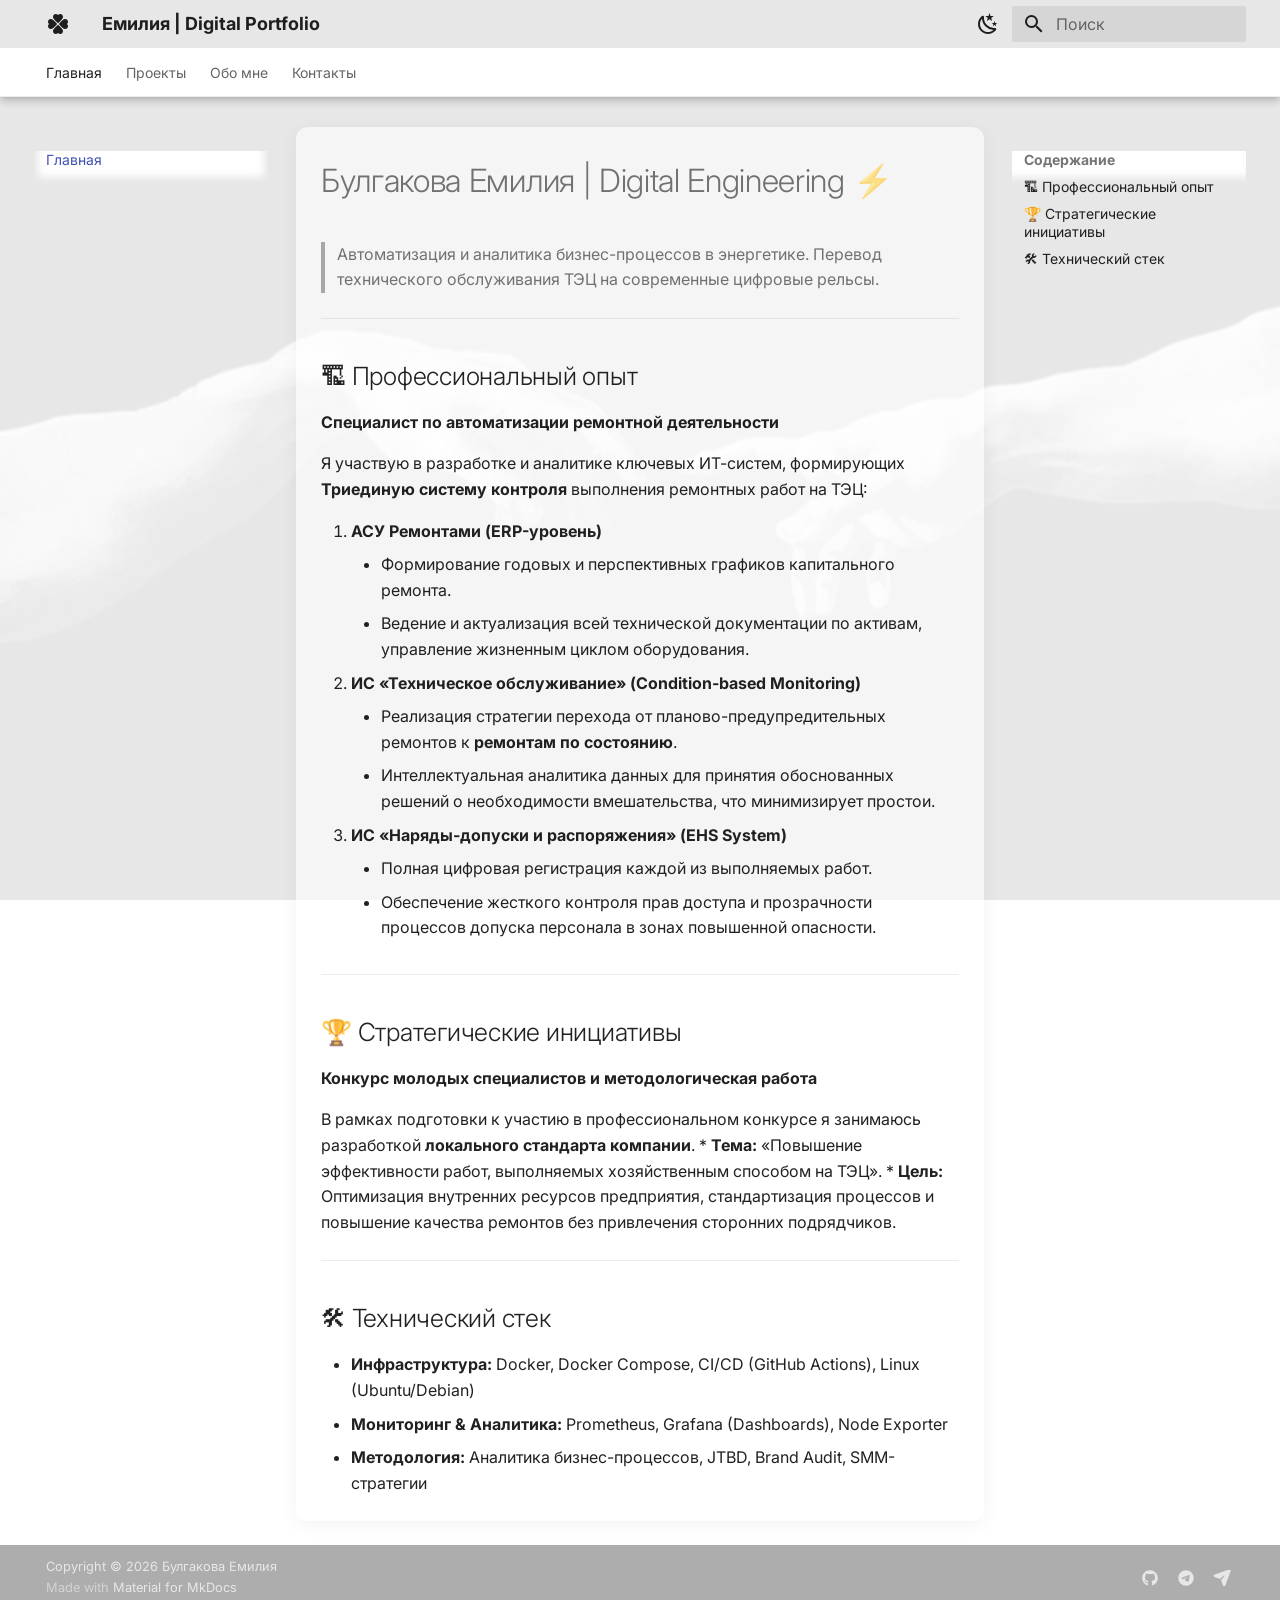
<file: index.html>
<!doctype html>
<html lang="ru" class="no-js">
  <head>
    
      <meta charset="utf-8">
      <meta name="viewport" content="width=device-width,initial-scale=1">
      
      
        <meta name="author" content="Емилия">
      
      
      
      
        <link rel="next" href="projects/">
      
      
        
      
      
      <link rel="icon" href="assets/images/favicon.png">
      <meta name="generator" content="mkdocs-1.6.1, mkdocs-material-9.7.5">
    
    
      
        <title>Емилия | Digital Portfolio</title>
      
    
    
      <link rel="stylesheet" href="assets/stylesheets/main.484c7ddc.min.css">
      
        
        <link rel="stylesheet" href="assets/stylesheets/palette.ab4e12ef.min.css">
      
      


    
    
      
    
    
      
        
        
        <link rel="preconnect" href="https://fonts.gstatic.com" crossorigin>
        <link rel="stylesheet" href="https://fonts.googleapis.com/css?family=Inter:300,300i,400,400i,700,700i%7CRoboto+Mono:400,400i,700,700i&display=fallback">
        <style>:root{--md-text-font:"Inter";--md-code-font:"Roboto Mono"}</style>
      
    
    
      <link rel="stylesheet" href="stylesheets/extra.css">
    
    <script>__md_scope=new URL(".",location),__md_hash=e=>[...e].reduce(((e,_)=>(e<<5)-e+_.charCodeAt(0)),0),__md_get=(e,_=localStorage,t=__md_scope)=>JSON.parse(_.getItem(t.pathname+"."+e)),__md_set=(e,_,t=localStorage,a=__md_scope)=>{try{t.setItem(a.pathname+"."+e,JSON.stringify(_))}catch(e){}}</script>
    
      

    
    
  </head>
  
  
    
    
      
    
    
    
    
    <body dir="ltr" data-md-color-scheme="default" data-md-color-primary="white" data-md-color-accent="indigo">
  
    
    <input class="md-toggle" data-md-toggle="drawer" type="checkbox" id="__drawer" autocomplete="off">
    <input class="md-toggle" data-md-toggle="search" type="checkbox" id="__search" autocomplete="off">
    <label class="md-overlay" for="__drawer"></label>
    <div data-md-component="skip">
      
        
        <a href="#digital-engineering" class="md-skip">
          Перейти к содержанию
        </a>
      
    </div>
    <div data-md-component="announce">
      
    </div>
    
    
      

  

<header class="md-header md-header--shadow md-header--lifted" data-md-component="header">
  <nav class="md-header__inner md-grid" aria-label="Верхний колонтитул">
    <a href="." title="Емилия | Digital Portfolio" class="md-header__button md-logo" aria-label="Емилия | Digital Portfolio" data-md-component="logo">
      
  
  <svg xmlns="http://www.w3.org/2000/svg" viewBox="0 0 24 24"><path d="M12 11.18c3.3-3 5-4.54 5-6.49C17 3.19 15.75 2 14.25 2c-.86 0-1.68.36-2.25 1-.57-.64-1.39-1-2.31-1C8.19 2 7 3.25 7 4.75c0 1.89 1.7 3.43 5 6.43m-.82.82c-3-3.3-4.54-5-6.49-5C3.19 7 2 8.25 2 9.75c0 .86.36 1.68 1 2.25-.64.57-1 1.39-1 2.31C2 15.81 3.25 17 4.75 17c1.89 0 3.43-1.7 6.43-5m1.65 0c2.99 3.3 4.53 5 6.48 5 1.5 0 2.69-1.25 2.69-2.75 0-.86-.36-1.68-1-2.25.64-.57 1-1.39 1-2.31C22 8.19 20.75 7 19.25 7c-1.89 0-3.43 1.7-6.42 5m-.83.82c-3.3 3-5 4.54-5 6.49C7 20.81 8.25 22 9.75 22c.86 0 1.68-.36 2.25-1 .57.64 1.39 1 2.31 1 1.5 0 2.69-1.25 2.69-2.75 0-1.89-1.7-3.43-5-6.43"/></svg>

    </a>
    <label class="md-header__button md-icon" for="__drawer">
      
      <svg xmlns="http://www.w3.org/2000/svg" viewBox="0 0 24 24"><path d="M3 6h18v2H3zm0 5h18v2H3zm0 5h18v2H3z"/></svg>
    </label>
    <div class="md-header__title" data-md-component="header-title">
      <div class="md-header__ellipsis">
        <div class="md-header__topic">
          <span class="md-ellipsis">
            Емилия | Digital Portfolio
          </span>
        </div>
        <div class="md-header__topic" data-md-component="header-topic">
          <span class="md-ellipsis">
            
              Главная
            
          </span>
        </div>
      </div>
    </div>
    
      
        <form class="md-header__option" data-md-component="palette">
  
    
    
    
    <input class="md-option" data-md-color-media="" data-md-color-scheme="default" data-md-color-primary="white" data-md-color-accent="indigo"  aria-label="Ночной режим"  type="radio" name="__palette" id="__palette_0">
    
      <label class="md-header__button md-icon" title="Ночной режим" for="__palette_1" hidden>
        <svg xmlns="http://www.w3.org/2000/svg" viewBox="0 0 24 24"><path d="m17.75 4.09-2.53 1.94.91 3.06-2.63-1.81-2.63 1.81.91-3.06-2.53-1.94L12.44 4l1.06-3 1.06 3zm3.5 6.91-1.64 1.25.59 1.98-1.7-1.17-1.7 1.17.59-1.98L15.75 11l2.06-.05L18.5 9l.69 1.95zm-2.28 4.95c.83-.08 1.72 1.1 1.19 1.85-.32.45-.66.87-1.08 1.27C15.17 23 8.84 23 4.94 19.07c-3.91-3.9-3.91-10.24 0-14.14.4-.4.82-.76 1.27-1.08.75-.53 1.93.36 1.85 1.19-.27 2.86.69 5.83 2.89 8.02a9.96 9.96 0 0 0 8.02 2.89m-1.64 2.02a12.08 12.08 0 0 1-7.8-3.47c-2.17-2.19-3.33-5-3.49-7.82-2.81 3.14-2.7 7.96.31 10.98 3.02 3.01 7.84 3.12 10.98.31"/></svg>
      </label>
    
  
    
    
    
    <input class="md-option" data-md-color-media="" data-md-color-scheme="slate" data-md-color-primary="black" data-md-color-accent="light-blue"  aria-label="Дневной режим"  type="radio" name="__palette" id="__palette_1">
    
      <label class="md-header__button md-icon" title="Дневной режим" for="__palette_0" hidden>
        <svg xmlns="http://www.w3.org/2000/svg" viewBox="0 0 24 24"><path d="M12 7a5 5 0 0 1 5 5 5 5 0 0 1-5 5 5 5 0 0 1-5-5 5 5 0 0 1 5-5m0 2a3 3 0 0 0-3 3 3 3 0 0 0 3 3 3 3 0 0 0 3-3 3 3 0 0 0-3-3m0-7 2.39 3.42C13.65 5.15 12.84 5 12 5s-1.65.15-2.39.42zM3.34 7l4.16-.35A7.2 7.2 0 0 0 5.94 8.5c-.44.74-.69 1.5-.83 2.29zm.02 10 1.76-3.77a7.131 7.131 0 0 0 2.38 4.14zM20.65 7l-1.77 3.79a7.02 7.02 0 0 0-2.38-4.15zm-.01 10-4.14.36c.59-.51 1.12-1.14 1.54-1.86.42-.73.69-1.5.83-2.29zM12 22l-2.41-3.44c.74.27 1.55.44 2.41.44.82 0 1.63-.17 2.37-.44z"/></svg>
      </label>
    
  
</form>
      
    
    
      <script>var palette=__md_get("__palette");if(palette&&palette.color){if("(prefers-color-scheme)"===palette.color.media){var media=matchMedia("(prefers-color-scheme: light)"),input=document.querySelector(media.matches?"[data-md-color-media='(prefers-color-scheme: light)']":"[data-md-color-media='(prefers-color-scheme: dark)']");palette.color.media=input.getAttribute("data-md-color-media"),palette.color.scheme=input.getAttribute("data-md-color-scheme"),palette.color.primary=input.getAttribute("data-md-color-primary"),palette.color.accent=input.getAttribute("data-md-color-accent")}for(var[key,value]of Object.entries(palette.color))document.body.setAttribute("data-md-color-"+key,value)}</script>
    
    
    
      
      
        <label class="md-header__button md-icon" for="__search">
          
          <svg xmlns="http://www.w3.org/2000/svg" viewBox="0 0 24 24"><path d="M9.5 3A6.5 6.5 0 0 1 16 9.5c0 1.61-.59 3.09-1.56 4.23l.27.27h.79l5 5-1.5 1.5-5-5v-.79l-.27-.27A6.52 6.52 0 0 1 9.5 16 6.5 6.5 0 0 1 3 9.5 6.5 6.5 0 0 1 9.5 3m0 2C7 5 5 7 5 9.5S7 14 9.5 14 14 12 14 9.5 12 5 9.5 5"/></svg>
        </label>
        <div class="md-search" data-md-component="search" role="dialog">
  <label class="md-search__overlay" for="__search"></label>
  <div class="md-search__inner" role="search">
    <form class="md-search__form" name="search">
      <input type="text" class="md-search__input" name="query" aria-label="Поиск" placeholder="Поиск" autocapitalize="off" autocorrect="off" autocomplete="off" spellcheck="false" data-md-component="search-query" required>
      <label class="md-search__icon md-icon" for="__search">
        
        <svg xmlns="http://www.w3.org/2000/svg" viewBox="0 0 24 24"><path d="M9.5 3A6.5 6.5 0 0 1 16 9.5c0 1.61-.59 3.09-1.56 4.23l.27.27h.79l5 5-1.5 1.5-5-5v-.79l-.27-.27A6.52 6.52 0 0 1 9.5 16 6.5 6.5 0 0 1 3 9.5 6.5 6.5 0 0 1 9.5 3m0 2C7 5 5 7 5 9.5S7 14 9.5 14 14 12 14 9.5 12 5 9.5 5"/></svg>
        
        <svg xmlns="http://www.w3.org/2000/svg" viewBox="0 0 24 24"><path d="M20 11v2H8l5.5 5.5-1.42 1.42L4.16 12l7.92-7.92L13.5 5.5 8 11z"/></svg>
      </label>
      <nav class="md-search__options" aria-label="Поиск">
        
          <a href="javascript:void(0)" class="md-search__icon md-icon" title="Поделиться" aria-label="Поделиться" data-clipboard data-clipboard-text="" data-md-component="search-share" tabindex="-1">
            
            <svg xmlns="http://www.w3.org/2000/svg" viewBox="0 0 24 24"><path d="M18 16.08c-.76 0-1.44.3-1.96.77L8.91 12.7c.05-.23.09-.46.09-.7s-.04-.47-.09-.7l7.05-4.11c.54.5 1.25.81 2.04.81a3 3 0 0 0 3-3 3 3 0 0 0-3-3 3 3 0 0 0-3 3c0 .24.04.47.09.7L8.04 9.81C7.5 9.31 6.79 9 6 9a3 3 0 0 0-3 3 3 3 0 0 0 3 3c.79 0 1.5-.31 2.04-.81l7.12 4.15c-.05.21-.08.43-.08.66 0 1.61 1.31 2.91 2.92 2.91s2.92-1.3 2.92-2.91A2.92 2.92 0 0 0 18 16.08"/></svg>
          </a>
        
        <button type="reset" class="md-search__icon md-icon" title="Очистить" aria-label="Очистить" tabindex="-1">
          
          <svg xmlns="http://www.w3.org/2000/svg" viewBox="0 0 24 24"><path d="M19 6.41 17.59 5 12 10.59 6.41 5 5 6.41 10.59 12 5 17.59 6.41 19 12 13.41 17.59 19 19 17.59 13.41 12z"/></svg>
        </button>
      </nav>
      
        <div class="md-search__suggest" data-md-component="search-suggest"></div>
      
    </form>
    <div class="md-search__output">
      <div class="md-search__scrollwrap" tabindex="0" data-md-scrollfix>
        <div class="md-search-result" data-md-component="search-result">
          <div class="md-search-result__meta">
            Инициализация поиска
          </div>
          <ol class="md-search-result__list" role="presentation"></ol>
        </div>
      </div>
    </div>
  </div>
</div>
      
    
    
  </nav>
  
    
      
<nav class="md-tabs" aria-label="Вкладки" data-md-component="tabs">
  <div class="md-grid">
    <ul class="md-tabs__list">
      
        
  
  
  
    
  
  
    <li class="md-tabs__item md-tabs__item--active">
      <a href="." class="md-tabs__link">
        
  
  
    
  
  Главная

      </a>
    </li>
  

      
        
  
  
  
  
    <li class="md-tabs__item">
      <a href="projects/" class="md-tabs__link">
        
  
  
    
  
  Проекты

      </a>
    </li>
  

      
        
  
  
  
  
    <li class="md-tabs__item">
      <a href="about/" class="md-tabs__link">
        
  
  
    
  
  Обо мне

      </a>
    </li>
  

      
        
  
  
  
  
    <li class="md-tabs__item">
      <a href="contacts/" class="md-tabs__link">
        
  
  
    
  
  Контакты

      </a>
    </li>
  

      
    </ul>
  </div>
</nav>
    
  
</header>
    
    <div class="md-container" data-md-component="container">
      
      
        
      
      <main class="md-main" data-md-component="main">
        <div class="md-main__inner md-grid">
          
            
              
              <div class="md-sidebar md-sidebar--primary" data-md-component="sidebar" data-md-type="navigation" >
                <div class="md-sidebar__scrollwrap">
                  <div class="md-sidebar__inner">
                    


  


<nav class="md-nav md-nav--primary md-nav--lifted" aria-label="Навигация" data-md-level="0">
  <label class="md-nav__title" for="__drawer">
    <a href="." title="Емилия | Digital Portfolio" class="md-nav__button md-logo" aria-label="Емилия | Digital Portfolio" data-md-component="logo">
      
  
  <svg xmlns="http://www.w3.org/2000/svg" viewBox="0 0 24 24"><path d="M12 11.18c3.3-3 5-4.54 5-6.49C17 3.19 15.75 2 14.25 2c-.86 0-1.68.36-2.25 1-.57-.64-1.39-1-2.31-1C8.19 2 7 3.25 7 4.75c0 1.89 1.7 3.43 5 6.43m-.82.82c-3-3.3-4.54-5-6.49-5C3.19 7 2 8.25 2 9.75c0 .86.36 1.68 1 2.25-.64.57-1 1.39-1 2.31C2 15.81 3.25 17 4.75 17c1.89 0 3.43-1.7 6.43-5m1.65 0c2.99 3.3 4.53 5 6.48 5 1.5 0 2.69-1.25 2.69-2.75 0-.86-.36-1.68-1-2.25.64-.57 1-1.39 1-2.31C22 8.19 20.75 7 19.25 7c-1.89 0-3.43 1.7-6.42 5m-.83.82c-3.3 3-5 4.54-5 6.49C7 20.81 8.25 22 9.75 22c.86 0 1.68-.36 2.25-1 .57.64 1.39 1 2.31 1 1.5 0 2.69-1.25 2.69-2.75 0-1.89-1.7-3.43-5-6.43"/></svg>

    </a>
    Емилия | Digital Portfolio
  </label>
  
  <ul class="md-nav__list" data-md-scrollfix>
    
      
      
  
  
    
  
  
  
    <li class="md-nav__item md-nav__item--active">
      
      <input class="md-nav__toggle md-toggle" type="checkbox" id="__toc">
      
      
        
      
      
        <label class="md-nav__link md-nav__link--active" for="__toc">
          
  
  
  <span class="md-ellipsis">
    
  
    Главная
  

    
  </span>
  
  

          <span class="md-nav__icon md-icon"></span>
        </label>
      
      <a href="." class="md-nav__link md-nav__link--active">
        
  
  
  <span class="md-ellipsis">
    
  
    Главная
  

    
  </span>
  
  

      </a>
      
        

<nav class="md-nav md-nav--secondary" aria-label="Содержание">
  
  
  
    
  
  
    <label class="md-nav__title" for="__toc">
      <span class="md-nav__icon md-icon"></span>
      Содержание
    </label>
    <ul class="md-nav__list" data-md-component="toc" data-md-scrollfix>
      
        <li class="md-nav__item">
  <a href="#_1" class="md-nav__link">
    <span class="md-ellipsis">
      
        🏗 Профессиональный опыт
      
    </span>
  </a>
  
</li>
      
        <li class="md-nav__item">
  <a href="#_2" class="md-nav__link">
    <span class="md-ellipsis">
      
        🏆 Стратегические инициативы
      
    </span>
  </a>
  
</li>
      
        <li class="md-nav__item">
  <a href="#_3" class="md-nav__link">
    <span class="md-ellipsis">
      
        🛠 Технический стек
      
    </span>
  </a>
  
</li>
      
    </ul>
  
</nav>
      
    </li>
  

    
      
      
  
  
  
  
    <li class="md-nav__item">
      <a href="projects/" class="md-nav__link">
        
  
  
  <span class="md-ellipsis">
    
  
    Проекты
  

    
  </span>
  
  

      </a>
    </li>
  

    
      
      
  
  
  
  
    <li class="md-nav__item">
      <a href="about/" class="md-nav__link">
        
  
  
  <span class="md-ellipsis">
    
  
    Обо мне
  

    
  </span>
  
  

      </a>
    </li>
  

    
      
      
  
  
  
  
    <li class="md-nav__item">
      <a href="contacts/" class="md-nav__link">
        
  
  
  <span class="md-ellipsis">
    
  
    Контакты
  

    
  </span>
  
  

      </a>
    </li>
  

    
  </ul>
</nav>
                  </div>
                </div>
              </div>
            
            
              
              <div class="md-sidebar md-sidebar--secondary" data-md-component="sidebar" data-md-type="toc" >
                <div class="md-sidebar__scrollwrap">
                  <div class="md-sidebar__inner">
                    

<nav class="md-nav md-nav--secondary" aria-label="Содержание">
  
  
  
    
  
  
    <label class="md-nav__title" for="__toc">
      <span class="md-nav__icon md-icon"></span>
      Содержание
    </label>
    <ul class="md-nav__list" data-md-component="toc" data-md-scrollfix>
      
        <li class="md-nav__item">
  <a href="#_1" class="md-nav__link">
    <span class="md-ellipsis">
      
        🏗 Профессиональный опыт
      
    </span>
  </a>
  
</li>
      
        <li class="md-nav__item">
  <a href="#_2" class="md-nav__link">
    <span class="md-ellipsis">
      
        🏆 Стратегические инициативы
      
    </span>
  </a>
  
</li>
      
        <li class="md-nav__item">
  <a href="#_3" class="md-nav__link">
    <span class="md-ellipsis">
      
        🛠 Технический стек
      
    </span>
  </a>
  
</li>
      
    </ul>
  
</nav>
                  </div>
                </div>
              </div>
            
          
          
            <div class="md-content" data-md-component="content">
              
              <article class="md-content__inner md-typeset">
                
                  



<h1 id="digital-engineering">Булгакова Емилия | Digital Engineering ⚡</h1>
<blockquote>
<p>Автоматизация и аналитика бизнес-процессов в энергетике. Перевод технического обслуживания ТЭЦ на современные цифровые рельсы.</p>
</blockquote>
<hr />
<h2 id="_1">🏗 Профессиональный опыт</h2>
<p><strong>Специалист по автоматизации ремонтной деятельности</strong></p>
<p>Я участвую в разработке и аналитике ключевых ИТ-систем, формирующих <strong>Триединую систему контроля</strong> выполнения ремонтных работ на ТЭЦ:</p>
<ol>
<li><strong>АСУ Ремонтами (ERP-уровень)</strong><ul>
<li>Формирование годовых и перспективных графиков капитального ремонта.</li>
<li>Ведение и актуализация всей технической документации по активам, управление жизненным циклом оборудования.</li>
</ul>
</li>
<li><strong>ИС «Техническое обслуживание» (Condition-based Monitoring)</strong><ul>
<li>Реализация стратегии перехода от планово-предупредительных ремонтов к <strong>ремонтам по состоянию</strong>.</li>
<li>Интеллектуальная аналитика данных для принятия обоснованных решений о необходимости вмешательства, что минимизирует простои.</li>
</ul>
</li>
<li><strong>ИС «Наряды-допуски и распоряжения» (EHS System)</strong><ul>
<li>Полная цифровая регистрация каждой из выполняемых работ.</li>
<li>Обеспечение жесткого контроля прав доступа и прозрачности процессов допуска персонала в зонах повышенной опасности.</li>
</ul>
</li>
</ol>
<hr />
<h2 id="_2">🏆 Стратегические инициативы</h2>
<p><strong>Конкурс молодых специалистов и методологическая работа</strong></p>
<p>В рамках подготовки к участию в профессиональном конкурсе я занимаюсь разработкой <strong>локального стандарта компании</strong>. 
* <strong>Тема:</strong> «Повышение эффективности работ, выполняемых хозяйственным способом на ТЭЦ».
* <strong>Цель:</strong> Оптимизация внутренних ресурсов предприятия, стандартизация процессов и повышение качества ремонтов без привлечения сторонних подрядчиков.</p>
<hr />
<h2 id="_3">🛠 Технический стек</h2>
<ul>
<li><strong>Инфраструктура:</strong> Docker, Docker Compose, CI/CD (GitHub Actions), Linux (Ubuntu/Debian)</li>
<li><strong>Мониторинг &amp; Аналитика:</strong> Prometheus, Grafana (Dashboards), Node Exporter</li>
<li><strong>Методология:</strong> Аналитика бизнес-процессов, JTBD, Brand Audit, SMM-стратегии</li>
</ul>












                
              </article>
            </div>
          
          
<script>var target=document.getElementById(location.hash.slice(1));target&&target.name&&(target.checked=target.name.startsWith("__tabbed_"))</script>
        </div>
        
          <button type="button" class="md-top md-icon" data-md-component="top" hidden>
  
  <svg xmlns="http://www.w3.org/2000/svg" viewBox="0 0 24 24"><path d="M13 20h-2V8l-5.5 5.5-1.42-1.42L12 4.16l7.92 7.92-1.42 1.42L13 8z"/></svg>
  К началу
</button>
        
      </main>
      
        <footer class="md-footer">
  
  <div class="md-footer-meta md-typeset">
    <div class="md-footer-meta__inner md-grid">
      <div class="md-copyright">
  
    <div class="md-copyright__highlight">
      Copyright &copy; 2026 Булгакова Емилия
    </div>
  
  
    Made with
    <a href="https://squidfunk.github.io/mkdocs-material/" target="_blank" rel="noopener">
      Material for MkDocs
    </a>
  
</div>
      
        
<div class="md-social">
  
    
    
    
    
      
      
    
    <a href="https://github.com/emiliabulgakova903-wq/2025_2026-introduction-in-web-tech-U4125-bulgakova_e_v" target="_blank" rel="noopener" title="github.com" class="md-social__link">
      <svg xmlns="http://www.w3.org/2000/svg" viewBox="0 0 512 512"><!--! Font Awesome Free 7.1.0 by @fontawesome - https://fontawesome.com License - https://fontawesome.com/license/free (Icons: CC BY 4.0, Fonts: SIL OFL 1.1, Code: MIT License) Copyright 2025 Fonticons, Inc.--><path d="M173.9 397.4c0 2-2.3 3.6-5.2 3.6-3.3.3-5.6-1.3-5.6-3.6 0-2 2.3-3.6 5.2-3.6 3-.3 5.6 1.3 5.6 3.6m-31.1-4.5c-.7 2 1.3 4.3 4.3 4.9 2.6 1 5.6 0 6.2-2s-1.3-4.3-4.3-5.2c-2.6-.7-5.5.3-6.2 2.3m44.2-1.7c-2.9.7-4.9 2.6-4.6 4.9.3 2 2.9 3.3 5.9 2.6 2.9-.7 4.9-2.6 4.6-4.6-.3-1.9-3-3.2-5.9-2.9M252.8 8C114.1 8 8 113.3 8 252c0 110.9 69.8 205.8 169.5 239.2 12.8 2.3 17.3-5.6 17.3-12.1 0-6.2-.3-40.4-.3-61.4 0 0-70 15-84.7-29.8 0 0-11.4-29.1-27.8-36.6 0 0-22.9-15.7 1.6-15.4 0 0 24.9 2 38.6 25.8 21.9 38.6 58.6 27.5 72.9 20.9 2.3-16 8.8-27.1 16-33.7-55.9-6.2-112.3-14.3-112.3-110.5 0-27.5 7.6-41.3 23.6-58.9-2.6-6.5-11.1-33.3 2.6-67.9 20.9-6.5 69 27 69 27 20-5.6 41.5-8.5 62.8-8.5s42.8 2.9 62.8 8.5c0 0 48.1-33.6 69-27 13.7 34.7 5.2 61.4 2.6 67.9 16 17.7 25.8 31.5 25.8 58.9 0 96.5-58.9 104.2-114.8 110.5 9.2 7.9 17 22.9 17 46.4 0 33.7-.3 75.4-.3 83.6 0 6.5 4.6 14.4 17.3 12.1C436.2 457.8 504 362.9 504 252 504 113.3 391.5 8 252.8 8M105.2 352.9c-1.3 1-1 3.3.7 5.2 1.6 1.6 3.9 2.3 5.2 1 1.3-1 1-3.3-.7-5.2-1.6-1.6-3.9-2.3-5.2-1m-10.8-8.1c-.7 1.3.3 2.9 2.3 3.9 1.6 1 3.6.7 4.3-.7.7-1.3-.3-2.9-2.3-3.9-2-.6-3.6-.3-4.3.7m32.4 35.6c-1.6 1.3-1 4.3 1.3 6.2 2.3 2.3 5.2 2.6 6.5 1 1.3-1.3.7-4.3-1.3-6.2-2.2-2.3-5.2-2.6-6.5-1m-11.4-14.7c-1.6 1-1.6 3.6 0 5.9s4.3 3.3 5.6 2.3c1.6-1.3 1.6-3.9 0-6.2-1.4-2.3-4-3.3-5.6-2"/></svg>
    </a>
  
    
    
    
    
      
      
    
    <a href="https://t.me/milyaabul" target="_blank" rel="noopener" title="t.me" class="md-social__link">
      <svg xmlns="http://www.w3.org/2000/svg" viewBox="0 0 512 512"><!--! Font Awesome Free 7.1.0 by @fontawesome - https://fontawesome.com License - https://fontawesome.com/license/free (Icons: CC BY 4.0, Fonts: SIL OFL 1.1, Code: MIT License) Copyright 2025 Fonticons, Inc.--><path d="M256 8a248 248 0 1 0 0 496 248 248 0 1 0 0-496m115 168.7c-3.7 39.2-19.9 134.4-28.1 178.3-3.5 18.6-10.3 24.8-16.9 25.4-14.4 1.3-25.3-9.5-39.3-18.7-21.8-14.3-34.2-23.2-55.3-37.2-24.5-16.1-8.6-25 5.3-39.5 3.7-3.8 67.1-61.5 68.3-66.7.2-.7.3-3.1-1.2-4.4s-3.6-.8-5.1-.5c-2.2.5-37.1 23.5-104.6 69.1-9.9 6.8-18.9 10.1-26.9 9.9-8.9-.2-25.9-5-38.6-9.1-15.5-5-27.9-7.7-26.8-16.3.6-4.5 6.7-9 18.4-13.7 72.3-31.5 120.5-52.3 144.6-62.3 68.9-28.6 83.2-33.6 92.5-33.8 2.1 0 6.6.5 9.6 2.9 2 1.7 3.2 4.1 3.5 6.7.5 3.2.6 6.5.4 9.8z"/></svg>
    </a>
  
    
    
    
    
    <a href="mailto:bulgakovaemilia02@yandex.ru" target="_blank" rel="noopener" title="" class="md-social__link">
      <svg xmlns="http://www.w3.org/2000/svg" viewBox="0 0 576 512"><!--! Font Awesome Free 7.1.0 by @fontawesome - https://fontawesome.com License - https://fontawesome.com/license/free (Icons: CC BY 4.0, Fonts: SIL OFL 1.1, Code: MIT License) Copyright 2025 Fonticons, Inc.--><path d="M536.4-26.3c9.8-3.5 20.6-1 28 6.3s9.8 18.2 6.3 28l-178 496.9c-5 13.9-18.1 23.1-32.8 23.1-14.2 0-27-8.6-32.3-21.7l-64.2-158c-4.5-11-2.5-23.6 5.2-32.6l94.5-112.4c5.1-6.1 4.7-15-.9-20.6s-14.6-6-20.6-.9l-112.4 94.3c-9.1 7.6-21.6 9.6-32.6 5.2L38.1 216.8c-13.1-5.3-21.7-18.1-21.7-32.3 0-14.7 9.2-27.8 23.1-32.8z"/></svg>
    </a>
  
</div>
      
    </div>
  </div>
</footer>
      
    </div>
    <div class="md-dialog" data-md-component="dialog">
      <div class="md-dialog__inner md-typeset"></div>
    </div>
    
    
    
      
      
      <script id="__config" type="application/json">{"annotate": null, "base": ".", "features": ["navigation.tabs", "navigation.tabs.sticky", "navigation.top", "navigation.tracking", "navigation.instant", "navigation.expand", "navigation.hide", "search.highlight", "search.share", "search.suggest", "content.code.copy", "animation.enter", "animation.show"], "search": "assets/javascripts/workers/search.2c215733.min.js", "tags": null, "translations": {"clipboard.copied": "\u0421\u043a\u043e\u043f\u0438\u0440\u043e\u0432\u0430\u043d\u043e \u0432 \u0431\u0443\u0444\u0435\u0440", "clipboard.copy": "\u041a\u043e\u043f\u0438\u0440\u043e\u0432\u0430\u0442\u044c \u0432 \u0431\u0443\u0444\u0435\u0440", "search.result.more.one": "\u0415\u0449\u0451 1 \u043d\u0430 \u044d\u0442\u043e\u0439 \u0441\u0442\u0440\u0430\u043d\u0438\u0446\u0435", "search.result.more.other": "\u0415\u0449\u0451 # \u043d\u0430 \u044d\u0442\u043e\u0439 \u0441\u0442\u0440\u0430\u043d\u0438\u0446\u0435", "search.result.none": "\u0421\u043e\u0432\u043f\u0430\u0434\u0435\u043d\u0438\u0439 \u043d\u0435 \u043d\u0430\u0439\u0434\u0435\u043d\u043e", "search.result.one": "\u041d\u0430\u0439\u0434\u0435\u043d\u043e 1 \u0441\u043e\u0432\u043f\u0430\u0434\u0435\u043d\u0438\u0435", "search.result.other": "\u041d\u0430\u0439\u0434\u0435\u043d\u043e \u0441\u043e\u0432\u043f\u0430\u0434\u0435\u043d\u0438\u0439: #", "search.result.placeholder": "\u041d\u0430\u0447\u043d\u0438\u0442\u0435 \u043f\u0435\u0447\u0430\u0442\u0430\u0442\u044c \u0434\u043b\u044f \u043f\u043e\u0438\u0441\u043a\u0430", "search.result.term.missing": "\u041e\u0442\u0441\u0443\u0442\u0441\u0442\u0432\u0443\u0435\u0442", "select.version": "\u0412\u044b\u0431\u0435\u0440\u0438\u0442\u0435 \u0432\u0435\u0440\u0441\u0438\u044e"}, "version": null}</script>
    
    
      <script src="assets/javascripts/bundle.79ae519e.min.js"></script>
      
    
  </body>
</html>
</file>
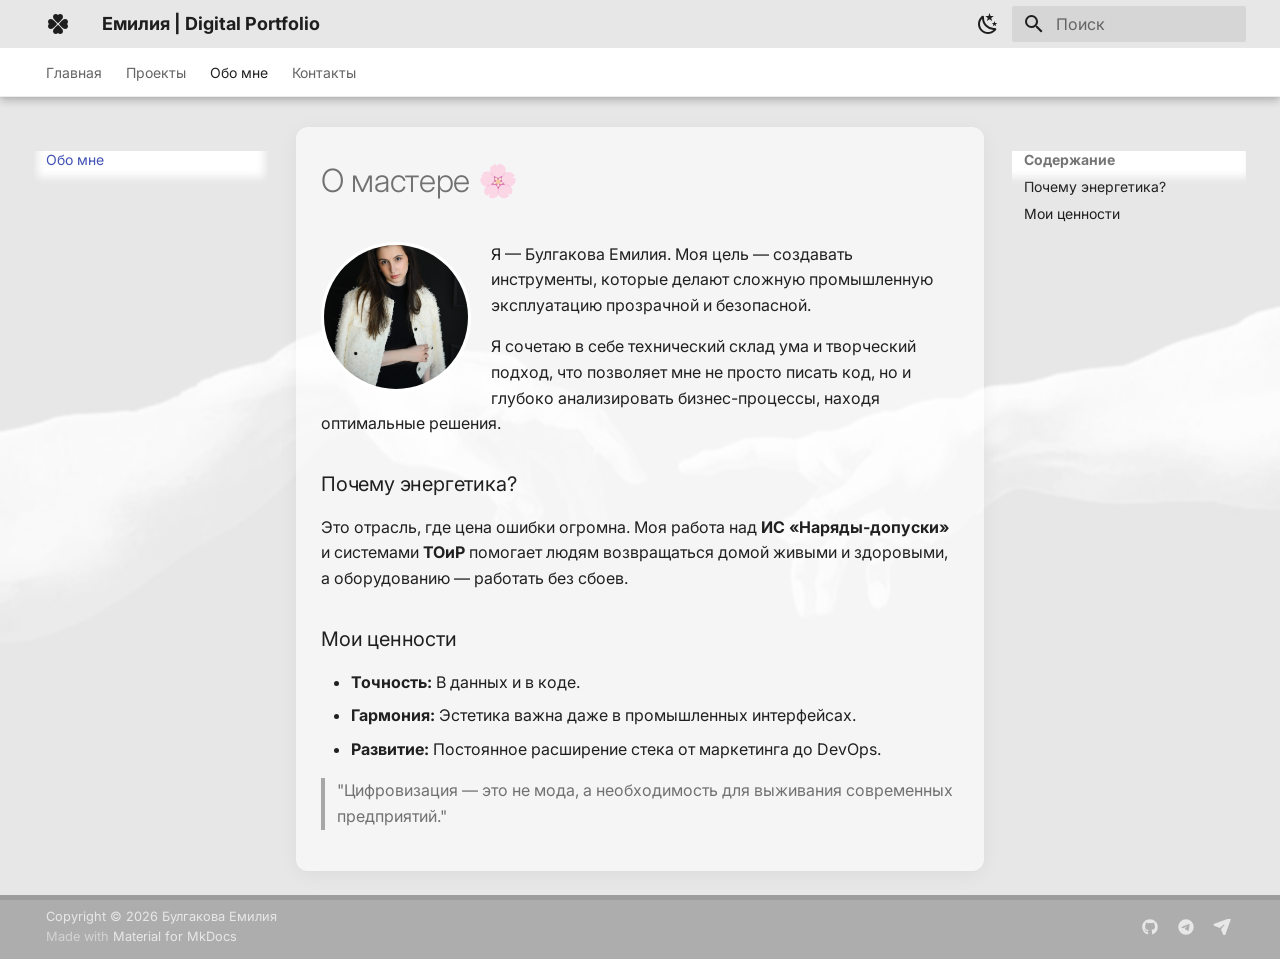
<file: about/index.html>
<!doctype html>
<html lang="ru" class="no-js">
  <head>
    
      <meta charset="utf-8">
      <meta name="viewport" content="width=device-width,initial-scale=1">
      
      
        <meta name="author" content="Емилия">
      
      
      
        <link rel="prev" href="../projects/">
      
      
        <link rel="next" href="../contacts/">
      
      
        
      
      
      <link rel="icon" href="../assets/images/favicon.png">
      <meta name="generator" content="mkdocs-1.6.1, mkdocs-material-9.7.5">
    
    
      
        <title>Обо мне - Емилия | Digital Portfolio</title>
      
    
    
      <link rel="stylesheet" href="../assets/stylesheets/main.484c7ddc.min.css">
      
        
        <link rel="stylesheet" href="../assets/stylesheets/palette.ab4e12ef.min.css">
      
      


    
    
      
    
    
      
        
        
        <link rel="preconnect" href="https://fonts.gstatic.com" crossorigin>
        <link rel="stylesheet" href="https://fonts.googleapis.com/css?family=Inter:300,300i,400,400i,700,700i%7CRoboto+Mono:400,400i,700,700i&display=fallback">
        <style>:root{--md-text-font:"Inter";--md-code-font:"Roboto Mono"}</style>
      
    
    
      <link rel="stylesheet" href="../stylesheets/extra.css">
    
    <script>__md_scope=new URL("..",location),__md_hash=e=>[...e].reduce(((e,_)=>(e<<5)-e+_.charCodeAt(0)),0),__md_get=(e,_=localStorage,t=__md_scope)=>JSON.parse(_.getItem(t.pathname+"."+e)),__md_set=(e,_,t=localStorage,a=__md_scope)=>{try{t.setItem(a.pathname+"."+e,JSON.stringify(_))}catch(e){}}</script>
    
      

    
    
  </head>
  
  
    
    
      
    
    
    
    
    <body dir="ltr" data-md-color-scheme="default" data-md-color-primary="white" data-md-color-accent="indigo">
  
    
    <input class="md-toggle" data-md-toggle="drawer" type="checkbox" id="__drawer" autocomplete="off">
    <input class="md-toggle" data-md-toggle="search" type="checkbox" id="__search" autocomplete="off">
    <label class="md-overlay" for="__drawer"></label>
    <div data-md-component="skip">
      
        
        <a href="#_1" class="md-skip">
          Перейти к содержанию
        </a>
      
    </div>
    <div data-md-component="announce">
      
    </div>
    
    
      

  

<header class="md-header md-header--shadow md-header--lifted" data-md-component="header">
  <nav class="md-header__inner md-grid" aria-label="Верхний колонтитул">
    <a href=".." title="Емилия | Digital Portfolio" class="md-header__button md-logo" aria-label="Емилия | Digital Portfolio" data-md-component="logo">
      
  
  <svg xmlns="http://www.w3.org/2000/svg" viewBox="0 0 24 24"><path d="M12 11.18c3.3-3 5-4.54 5-6.49C17 3.19 15.75 2 14.25 2c-.86 0-1.68.36-2.25 1-.57-.64-1.39-1-2.31-1C8.19 2 7 3.25 7 4.75c0 1.89 1.7 3.43 5 6.43m-.82.82c-3-3.3-4.54-5-6.49-5C3.19 7 2 8.25 2 9.75c0 .86.36 1.68 1 2.25-.64.57-1 1.39-1 2.31C2 15.81 3.25 17 4.75 17c1.89 0 3.43-1.7 6.43-5m1.65 0c2.99 3.3 4.53 5 6.48 5 1.5 0 2.69-1.25 2.69-2.75 0-.86-.36-1.68-1-2.25.64-.57 1-1.39 1-2.31C22 8.19 20.75 7 19.25 7c-1.89 0-3.43 1.7-6.42 5m-.83.82c-3.3 3-5 4.54-5 6.49C7 20.81 8.25 22 9.75 22c.86 0 1.68-.36 2.25-1 .57.64 1.39 1 2.31 1 1.5 0 2.69-1.25 2.69-2.75 0-1.89-1.7-3.43-5-6.43"/></svg>

    </a>
    <label class="md-header__button md-icon" for="__drawer">
      
      <svg xmlns="http://www.w3.org/2000/svg" viewBox="0 0 24 24"><path d="M3 6h18v2H3zm0 5h18v2H3zm0 5h18v2H3z"/></svg>
    </label>
    <div class="md-header__title" data-md-component="header-title">
      <div class="md-header__ellipsis">
        <div class="md-header__topic">
          <span class="md-ellipsis">
            Емилия | Digital Portfolio
          </span>
        </div>
        <div class="md-header__topic" data-md-component="header-topic">
          <span class="md-ellipsis">
            
              Обо мне
            
          </span>
        </div>
      </div>
    </div>
    
      
        <form class="md-header__option" data-md-component="palette">
  
    
    
    
    <input class="md-option" data-md-color-media="" data-md-color-scheme="default" data-md-color-primary="white" data-md-color-accent="indigo"  aria-label="Ночной режим"  type="radio" name="__palette" id="__palette_0">
    
      <label class="md-header__button md-icon" title="Ночной режим" for="__palette_1" hidden>
        <svg xmlns="http://www.w3.org/2000/svg" viewBox="0 0 24 24"><path d="m17.75 4.09-2.53 1.94.91 3.06-2.63-1.81-2.63 1.81.91-3.06-2.53-1.94L12.44 4l1.06-3 1.06 3zm3.5 6.91-1.64 1.25.59 1.98-1.7-1.17-1.7 1.17.59-1.98L15.75 11l2.06-.05L18.5 9l.69 1.95zm-2.28 4.95c.83-.08 1.72 1.1 1.19 1.85-.32.45-.66.87-1.08 1.27C15.17 23 8.84 23 4.94 19.07c-3.91-3.9-3.91-10.24 0-14.14.4-.4.82-.76 1.27-1.08.75-.53 1.93.36 1.85 1.19-.27 2.86.69 5.83 2.89 8.02a9.96 9.96 0 0 0 8.02 2.89m-1.64 2.02a12.08 12.08 0 0 1-7.8-3.47c-2.17-2.19-3.33-5-3.49-7.82-2.81 3.14-2.7 7.96.31 10.98 3.02 3.01 7.84 3.12 10.98.31"/></svg>
      </label>
    
  
    
    
    
    <input class="md-option" data-md-color-media="" data-md-color-scheme="slate" data-md-color-primary="black" data-md-color-accent="light-blue"  aria-label="Дневной режим"  type="radio" name="__palette" id="__palette_1">
    
      <label class="md-header__button md-icon" title="Дневной режим" for="__palette_0" hidden>
        <svg xmlns="http://www.w3.org/2000/svg" viewBox="0 0 24 24"><path d="M12 7a5 5 0 0 1 5 5 5 5 0 0 1-5 5 5 5 0 0 1-5-5 5 5 0 0 1 5-5m0 2a3 3 0 0 0-3 3 3 3 0 0 0 3 3 3 3 0 0 0 3-3 3 3 0 0 0-3-3m0-7 2.39 3.42C13.65 5.15 12.84 5 12 5s-1.65.15-2.39.42zM3.34 7l4.16-.35A7.2 7.2 0 0 0 5.94 8.5c-.44.74-.69 1.5-.83 2.29zm.02 10 1.76-3.77a7.131 7.131 0 0 0 2.38 4.14zM20.65 7l-1.77 3.79a7.02 7.02 0 0 0-2.38-4.15zm-.01 10-4.14.36c.59-.51 1.12-1.14 1.54-1.86.42-.73.69-1.5.83-2.29zM12 22l-2.41-3.44c.74.27 1.55.44 2.41.44.82 0 1.63-.17 2.37-.44z"/></svg>
      </label>
    
  
</form>
      
    
    
      <script>var palette=__md_get("__palette");if(palette&&palette.color){if("(prefers-color-scheme)"===palette.color.media){var media=matchMedia("(prefers-color-scheme: light)"),input=document.querySelector(media.matches?"[data-md-color-media='(prefers-color-scheme: light)']":"[data-md-color-media='(prefers-color-scheme: dark)']");palette.color.media=input.getAttribute("data-md-color-media"),palette.color.scheme=input.getAttribute("data-md-color-scheme"),palette.color.primary=input.getAttribute("data-md-color-primary"),palette.color.accent=input.getAttribute("data-md-color-accent")}for(var[key,value]of Object.entries(palette.color))document.body.setAttribute("data-md-color-"+key,value)}</script>
    
    
    
      
      
        <label class="md-header__button md-icon" for="__search">
          
          <svg xmlns="http://www.w3.org/2000/svg" viewBox="0 0 24 24"><path d="M9.5 3A6.5 6.5 0 0 1 16 9.5c0 1.61-.59 3.09-1.56 4.23l.27.27h.79l5 5-1.5 1.5-5-5v-.79l-.27-.27A6.52 6.52 0 0 1 9.5 16 6.5 6.5 0 0 1 3 9.5 6.5 6.5 0 0 1 9.5 3m0 2C7 5 5 7 5 9.5S7 14 9.5 14 14 12 14 9.5 12 5 9.5 5"/></svg>
        </label>
        <div class="md-search" data-md-component="search" role="dialog">
  <label class="md-search__overlay" for="__search"></label>
  <div class="md-search__inner" role="search">
    <form class="md-search__form" name="search">
      <input type="text" class="md-search__input" name="query" aria-label="Поиск" placeholder="Поиск" autocapitalize="off" autocorrect="off" autocomplete="off" spellcheck="false" data-md-component="search-query" required>
      <label class="md-search__icon md-icon" for="__search">
        
        <svg xmlns="http://www.w3.org/2000/svg" viewBox="0 0 24 24"><path d="M9.5 3A6.5 6.5 0 0 1 16 9.5c0 1.61-.59 3.09-1.56 4.23l.27.27h.79l5 5-1.5 1.5-5-5v-.79l-.27-.27A6.52 6.52 0 0 1 9.5 16 6.5 6.5 0 0 1 3 9.5 6.5 6.5 0 0 1 9.5 3m0 2C7 5 5 7 5 9.5S7 14 9.5 14 14 12 14 9.5 12 5 9.5 5"/></svg>
        
        <svg xmlns="http://www.w3.org/2000/svg" viewBox="0 0 24 24"><path d="M20 11v2H8l5.5 5.5-1.42 1.42L4.16 12l7.92-7.92L13.5 5.5 8 11z"/></svg>
      </label>
      <nav class="md-search__options" aria-label="Поиск">
        
          <a href="javascript:void(0)" class="md-search__icon md-icon" title="Поделиться" aria-label="Поделиться" data-clipboard data-clipboard-text="" data-md-component="search-share" tabindex="-1">
            
            <svg xmlns="http://www.w3.org/2000/svg" viewBox="0 0 24 24"><path d="M18 16.08c-.76 0-1.44.3-1.96.77L8.91 12.7c.05-.23.09-.46.09-.7s-.04-.47-.09-.7l7.05-4.11c.54.5 1.25.81 2.04.81a3 3 0 0 0 3-3 3 3 0 0 0-3-3 3 3 0 0 0-3 3c0 .24.04.47.09.7L8.04 9.81C7.5 9.31 6.79 9 6 9a3 3 0 0 0-3 3 3 3 0 0 0 3 3c.79 0 1.5-.31 2.04-.81l7.12 4.15c-.05.21-.08.43-.08.66 0 1.61 1.31 2.91 2.92 2.91s2.92-1.3 2.92-2.91A2.92 2.92 0 0 0 18 16.08"/></svg>
          </a>
        
        <button type="reset" class="md-search__icon md-icon" title="Очистить" aria-label="Очистить" tabindex="-1">
          
          <svg xmlns="http://www.w3.org/2000/svg" viewBox="0 0 24 24"><path d="M19 6.41 17.59 5 12 10.59 6.41 5 5 6.41 10.59 12 5 17.59 6.41 19 12 13.41 17.59 19 19 17.59 13.41 12z"/></svg>
        </button>
      </nav>
      
        <div class="md-search__suggest" data-md-component="search-suggest"></div>
      
    </form>
    <div class="md-search__output">
      <div class="md-search__scrollwrap" tabindex="0" data-md-scrollfix>
        <div class="md-search-result" data-md-component="search-result">
          <div class="md-search-result__meta">
            Инициализация поиска
          </div>
          <ol class="md-search-result__list" role="presentation"></ol>
        </div>
      </div>
    </div>
  </div>
</div>
      
    
    
  </nav>
  
    
      
<nav class="md-tabs" aria-label="Вкладки" data-md-component="tabs">
  <div class="md-grid">
    <ul class="md-tabs__list">
      
        
  
  
  
  
    <li class="md-tabs__item">
      <a href=".." class="md-tabs__link">
        
  
  
    
  
  Главная

      </a>
    </li>
  

      
        
  
  
  
  
    <li class="md-tabs__item">
      <a href="../projects/" class="md-tabs__link">
        
  
  
    
  
  Проекты

      </a>
    </li>
  

      
        
  
  
  
    
  
  
    <li class="md-tabs__item md-tabs__item--active">
      <a href="./" class="md-tabs__link">
        
  
  
    
  
  Обо мне

      </a>
    </li>
  

      
        
  
  
  
  
    <li class="md-tabs__item">
      <a href="../contacts/" class="md-tabs__link">
        
  
  
    
  
  Контакты

      </a>
    </li>
  

      
    </ul>
  </div>
</nav>
    
  
</header>
    
    <div class="md-container" data-md-component="container">
      
      
        
      
      <main class="md-main" data-md-component="main">
        <div class="md-main__inner md-grid">
          
            
              
              <div class="md-sidebar md-sidebar--primary" data-md-component="sidebar" data-md-type="navigation" >
                <div class="md-sidebar__scrollwrap">
                  <div class="md-sidebar__inner">
                    


  


<nav class="md-nav md-nav--primary md-nav--lifted" aria-label="Навигация" data-md-level="0">
  <label class="md-nav__title" for="__drawer">
    <a href=".." title="Емилия | Digital Portfolio" class="md-nav__button md-logo" aria-label="Емилия | Digital Portfolio" data-md-component="logo">
      
  
  <svg xmlns="http://www.w3.org/2000/svg" viewBox="0 0 24 24"><path d="M12 11.18c3.3-3 5-4.54 5-6.49C17 3.19 15.75 2 14.25 2c-.86 0-1.68.36-2.25 1-.57-.64-1.39-1-2.31-1C8.19 2 7 3.25 7 4.75c0 1.89 1.7 3.43 5 6.43m-.82.82c-3-3.3-4.54-5-6.49-5C3.19 7 2 8.25 2 9.75c0 .86.36 1.68 1 2.25-.64.57-1 1.39-1 2.31C2 15.81 3.25 17 4.75 17c1.89 0 3.43-1.7 6.43-5m1.65 0c2.99 3.3 4.53 5 6.48 5 1.5 0 2.69-1.25 2.69-2.75 0-.86-.36-1.68-1-2.25.64-.57 1-1.39 1-2.31C22 8.19 20.75 7 19.25 7c-1.89 0-3.43 1.7-6.42 5m-.83.82c-3.3 3-5 4.54-5 6.49C7 20.81 8.25 22 9.75 22c.86 0 1.68-.36 2.25-1 .57.64 1.39 1 2.31 1 1.5 0 2.69-1.25 2.69-2.75 0-1.89-1.7-3.43-5-6.43"/></svg>

    </a>
    Емилия | Digital Portfolio
  </label>
  
  <ul class="md-nav__list" data-md-scrollfix>
    
      
      
  
  
  
  
    <li class="md-nav__item">
      <a href=".." class="md-nav__link">
        
  
  
  <span class="md-ellipsis">
    
  
    Главная
  

    
  </span>
  
  

      </a>
    </li>
  

    
      
      
  
  
  
  
    <li class="md-nav__item">
      <a href="../projects/" class="md-nav__link">
        
  
  
  <span class="md-ellipsis">
    
  
    Проекты
  

    
  </span>
  
  

      </a>
    </li>
  

    
      
      
  
  
    
  
  
  
    <li class="md-nav__item md-nav__item--active">
      
      <input class="md-nav__toggle md-toggle" type="checkbox" id="__toc">
      
      
        
      
      
        <label class="md-nav__link md-nav__link--active" for="__toc">
          
  
  
  <span class="md-ellipsis">
    
  
    Обо мне
  

    
  </span>
  
  

          <span class="md-nav__icon md-icon"></span>
        </label>
      
      <a href="./" class="md-nav__link md-nav__link--active">
        
  
  
  <span class="md-ellipsis">
    
  
    Обо мне
  

    
  </span>
  
  

      </a>
      
        

<nav class="md-nav md-nav--secondary" aria-label="Содержание">
  
  
  
    
  
  
    <label class="md-nav__title" for="__toc">
      <span class="md-nav__icon md-icon"></span>
      Содержание
    </label>
    <ul class="md-nav__list" data-md-component="toc" data-md-scrollfix>
      
        <li class="md-nav__item">
  <a href="#_2" class="md-nav__link">
    <span class="md-ellipsis">
      
        Почему энергетика?
      
    </span>
  </a>
  
</li>
      
        <li class="md-nav__item">
  <a href="#_3" class="md-nav__link">
    <span class="md-ellipsis">
      
        Мои ценности
      
    </span>
  </a>
  
</li>
      
    </ul>
  
</nav>
      
    </li>
  

    
      
      
  
  
  
  
    <li class="md-nav__item">
      <a href="../contacts/" class="md-nav__link">
        
  
  
  <span class="md-ellipsis">
    
  
    Контакты
  

    
  </span>
  
  

      </a>
    </li>
  

    
  </ul>
</nav>
                  </div>
                </div>
              </div>
            
            
              
              <div class="md-sidebar md-sidebar--secondary" data-md-component="sidebar" data-md-type="toc" >
                <div class="md-sidebar__scrollwrap">
                  <div class="md-sidebar__inner">
                    

<nav class="md-nav md-nav--secondary" aria-label="Содержание">
  
  
  
    
  
  
    <label class="md-nav__title" for="__toc">
      <span class="md-nav__icon md-icon"></span>
      Содержание
    </label>
    <ul class="md-nav__list" data-md-component="toc" data-md-scrollfix>
      
        <li class="md-nav__item">
  <a href="#_2" class="md-nav__link">
    <span class="md-ellipsis">
      
        Почему энергетика?
      
    </span>
  </a>
  
</li>
      
        <li class="md-nav__item">
  <a href="#_3" class="md-nav__link">
    <span class="md-ellipsis">
      
        Мои ценности
      
    </span>
  </a>
  
</li>
      
    </ul>
  
</nav>
                  </div>
                </div>
              </div>
            
          
          
            <div class="md-content" data-md-component="content">
              
              <article class="md-content__inner md-typeset">
                
                  



<h1 id="_1">О мастере 🌸</h1>
<p><img src="/images/my-photo.jpg" align="left" style="width: 150px; height: 150px; border-radius: 50%; object-fit: cover; margin-right: 20px; border: 3px solid var(--md-primary-fg-color);"></p>
<p>Я — Булгакова Емилия. Моя цель — создавать инструменты, которые делают сложную промышленную эксплуатацию прозрачной и безопасной.</p>
<p>Я сочетаю в себе технический склад ума и творческий подход, что позволяет мне не просто писать код, но и глубоко анализировать бизнес-процессы, находя оптимальные решения.</p>
<h3 id="_2">Почему энергетика?</h3>
<p>Это отрасль, где цена ошибки огромна. Моя работа над <strong>ИС «Наряды-допуски»</strong> и системами <strong>ТОиР</strong> помогает людям возвращаться домой живыми и здоровыми, а оборудованию — работать без сбоев.</p>
<h3 id="_3">Мои ценности</h3>
<ul>
<li><strong>Точность:</strong> В данных и в коде.</li>
<li><strong>Гармония:</strong> Эстетика важна даже в промышленных интерфейсах.</li>
<li><strong>Развитие:</strong> Постоянное расширение стека от маркетинга до DevOps.</li>
</ul>
<blockquote>
<p>"Цифровизация — это не мода, а необходимость для выживания современных предприятий."</p>
</blockquote>












                
              </article>
            </div>
          
          
<script>var target=document.getElementById(location.hash.slice(1));target&&target.name&&(target.checked=target.name.startsWith("__tabbed_"))</script>
        </div>
        
          <button type="button" class="md-top md-icon" data-md-component="top" hidden>
  
  <svg xmlns="http://www.w3.org/2000/svg" viewBox="0 0 24 24"><path d="M13 20h-2V8l-5.5 5.5-1.42-1.42L12 4.16l7.92 7.92-1.42 1.42L13 8z"/></svg>
  К началу
</button>
        
      </main>
      
        <footer class="md-footer">
  
  <div class="md-footer-meta md-typeset">
    <div class="md-footer-meta__inner md-grid">
      <div class="md-copyright">
  
    <div class="md-copyright__highlight">
      Copyright &copy; 2026 Булгакова Емилия
    </div>
  
  
    Made with
    <a href="https://squidfunk.github.io/mkdocs-material/" target="_blank" rel="noopener">
      Material for MkDocs
    </a>
  
</div>
      
        
<div class="md-social">
  
    
    
    
    
      
      
    
    <a href="https://github.com/emiliabulgakova903-wq/2025_2026-introduction-in-web-tech-U4125-bulgakova_e_v" target="_blank" rel="noopener" title="github.com" class="md-social__link">
      <svg xmlns="http://www.w3.org/2000/svg" viewBox="0 0 512 512"><!--! Font Awesome Free 7.1.0 by @fontawesome - https://fontawesome.com License - https://fontawesome.com/license/free (Icons: CC BY 4.0, Fonts: SIL OFL 1.1, Code: MIT License) Copyright 2025 Fonticons, Inc.--><path d="M173.9 397.4c0 2-2.3 3.6-5.2 3.6-3.3.3-5.6-1.3-5.6-3.6 0-2 2.3-3.6 5.2-3.6 3-.3 5.6 1.3 5.6 3.6m-31.1-4.5c-.7 2 1.3 4.3 4.3 4.9 2.6 1 5.6 0 6.2-2s-1.3-4.3-4.3-5.2c-2.6-.7-5.5.3-6.2 2.3m44.2-1.7c-2.9.7-4.9 2.6-4.6 4.9.3 2 2.9 3.3 5.9 2.6 2.9-.7 4.9-2.6 4.6-4.6-.3-1.9-3-3.2-5.9-2.9M252.8 8C114.1 8 8 113.3 8 252c0 110.9 69.8 205.8 169.5 239.2 12.8 2.3 17.3-5.6 17.3-12.1 0-6.2-.3-40.4-.3-61.4 0 0-70 15-84.7-29.8 0 0-11.4-29.1-27.8-36.6 0 0-22.9-15.7 1.6-15.4 0 0 24.9 2 38.6 25.8 21.9 38.6 58.6 27.5 72.9 20.9 2.3-16 8.8-27.1 16-33.7-55.9-6.2-112.3-14.3-112.3-110.5 0-27.5 7.6-41.3 23.6-58.9-2.6-6.5-11.1-33.3 2.6-67.9 20.9-6.5 69 27 69 27 20-5.6 41.5-8.5 62.8-8.5s42.8 2.9 62.8 8.5c0 0 48.1-33.6 69-27 13.7 34.7 5.2 61.4 2.6 67.9 16 17.7 25.8 31.5 25.8 58.9 0 96.5-58.9 104.2-114.8 110.5 9.2 7.9 17 22.9 17 46.4 0 33.7-.3 75.4-.3 83.6 0 6.5 4.6 14.4 17.3 12.1C436.2 457.8 504 362.9 504 252 504 113.3 391.5 8 252.8 8M105.2 352.9c-1.3 1-1 3.3.7 5.2 1.6 1.6 3.9 2.3 5.2 1 1.3-1 1-3.3-.7-5.2-1.6-1.6-3.9-2.3-5.2-1m-10.8-8.1c-.7 1.3.3 2.9 2.3 3.9 1.6 1 3.6.7 4.3-.7.7-1.3-.3-2.9-2.3-3.9-2-.6-3.6-.3-4.3.7m32.4 35.6c-1.6 1.3-1 4.3 1.3 6.2 2.3 2.3 5.2 2.6 6.5 1 1.3-1.3.7-4.3-1.3-6.2-2.2-2.3-5.2-2.6-6.5-1m-11.4-14.7c-1.6 1-1.6 3.6 0 5.9s4.3 3.3 5.6 2.3c1.6-1.3 1.6-3.9 0-6.2-1.4-2.3-4-3.3-5.6-2"/></svg>
    </a>
  
    
    
    
    
      
      
    
    <a href="https://t.me/milyaabul" target="_blank" rel="noopener" title="t.me" class="md-social__link">
      <svg xmlns="http://www.w3.org/2000/svg" viewBox="0 0 512 512"><!--! Font Awesome Free 7.1.0 by @fontawesome - https://fontawesome.com License - https://fontawesome.com/license/free (Icons: CC BY 4.0, Fonts: SIL OFL 1.1, Code: MIT License) Copyright 2025 Fonticons, Inc.--><path d="M256 8a248 248 0 1 0 0 496 248 248 0 1 0 0-496m115 168.7c-3.7 39.2-19.9 134.4-28.1 178.3-3.5 18.6-10.3 24.8-16.9 25.4-14.4 1.3-25.3-9.5-39.3-18.7-21.8-14.3-34.2-23.2-55.3-37.2-24.5-16.1-8.6-25 5.3-39.5 3.7-3.8 67.1-61.5 68.3-66.7.2-.7.3-3.1-1.2-4.4s-3.6-.8-5.1-.5c-2.2.5-37.1 23.5-104.6 69.1-9.9 6.8-18.9 10.1-26.9 9.9-8.9-.2-25.9-5-38.6-9.1-15.5-5-27.9-7.7-26.8-16.3.6-4.5 6.7-9 18.4-13.7 72.3-31.5 120.5-52.3 144.6-62.3 68.9-28.6 83.2-33.6 92.5-33.8 2.1 0 6.6.5 9.6 2.9 2 1.7 3.2 4.1 3.5 6.7.5 3.2.6 6.5.4 9.8z"/></svg>
    </a>
  
    
    
    
    
    <a href="mailto:bulgakovaemilia02@yandex.ru" target="_blank" rel="noopener" title="" class="md-social__link">
      <svg xmlns="http://www.w3.org/2000/svg" viewBox="0 0 576 512"><!--! Font Awesome Free 7.1.0 by @fontawesome - https://fontawesome.com License - https://fontawesome.com/license/free (Icons: CC BY 4.0, Fonts: SIL OFL 1.1, Code: MIT License) Copyright 2025 Fonticons, Inc.--><path d="M536.4-26.3c9.8-3.5 20.6-1 28 6.3s9.8 18.2 6.3 28l-178 496.9c-5 13.9-18.1 23.1-32.8 23.1-14.2 0-27-8.6-32.3-21.7l-64.2-158c-4.5-11-2.5-23.6 5.2-32.6l94.5-112.4c5.1-6.1 4.7-15-.9-20.6s-14.6-6-20.6-.9l-112.4 94.3c-9.1 7.6-21.6 9.6-32.6 5.2L38.1 216.8c-13.1-5.3-21.7-18.1-21.7-32.3 0-14.7 9.2-27.8 23.1-32.8z"/></svg>
    </a>
  
</div>
      
    </div>
  </div>
</footer>
      
    </div>
    <div class="md-dialog" data-md-component="dialog">
      <div class="md-dialog__inner md-typeset"></div>
    </div>
    
    
    
      
      
      <script id="__config" type="application/json">{"annotate": null, "base": "..", "features": ["navigation.tabs", "navigation.tabs.sticky", "navigation.top", "navigation.tracking", "navigation.instant", "navigation.expand", "navigation.hide", "search.highlight", "search.share", "search.suggest", "content.code.copy", "animation.enter", "animation.show"], "search": "../assets/javascripts/workers/search.2c215733.min.js", "tags": null, "translations": {"clipboard.copied": "\u0421\u043a\u043e\u043f\u0438\u0440\u043e\u0432\u0430\u043d\u043e \u0432 \u0431\u0443\u0444\u0435\u0440", "clipboard.copy": "\u041a\u043e\u043f\u0438\u0440\u043e\u0432\u0430\u0442\u044c \u0432 \u0431\u0443\u0444\u0435\u0440", "search.result.more.one": "\u0415\u0449\u0451 1 \u043d\u0430 \u044d\u0442\u043e\u0439 \u0441\u0442\u0440\u0430\u043d\u0438\u0446\u0435", "search.result.more.other": "\u0415\u0449\u0451 # \u043d\u0430 \u044d\u0442\u043e\u0439 \u0441\u0442\u0440\u0430\u043d\u0438\u0446\u0435", "search.result.none": "\u0421\u043e\u0432\u043f\u0430\u0434\u0435\u043d\u0438\u0439 \u043d\u0435 \u043d\u0430\u0439\u0434\u0435\u043d\u043e", "search.result.one": "\u041d\u0430\u0439\u0434\u0435\u043d\u043e 1 \u0441\u043e\u0432\u043f\u0430\u0434\u0435\u043d\u0438\u0435", "search.result.other": "\u041d\u0430\u0439\u0434\u0435\u043d\u043e \u0441\u043e\u0432\u043f\u0430\u0434\u0435\u043d\u0438\u0439: #", "search.result.placeholder": "\u041d\u0430\u0447\u043d\u0438\u0442\u0435 \u043f\u0435\u0447\u0430\u0442\u0430\u0442\u044c \u0434\u043b\u044f \u043f\u043e\u0438\u0441\u043a\u0430", "search.result.term.missing": "\u041e\u0442\u0441\u0443\u0442\u0441\u0442\u0432\u0443\u0435\u0442", "select.version": "\u0412\u044b\u0431\u0435\u0440\u0438\u0442\u0435 \u0432\u0435\u0440\u0441\u0438\u044e"}, "version": null}</script>
    
    
      <script src="../assets/javascripts/bundle.79ae519e.min.js"></script>
      
    
  </body>
</html>
</file>
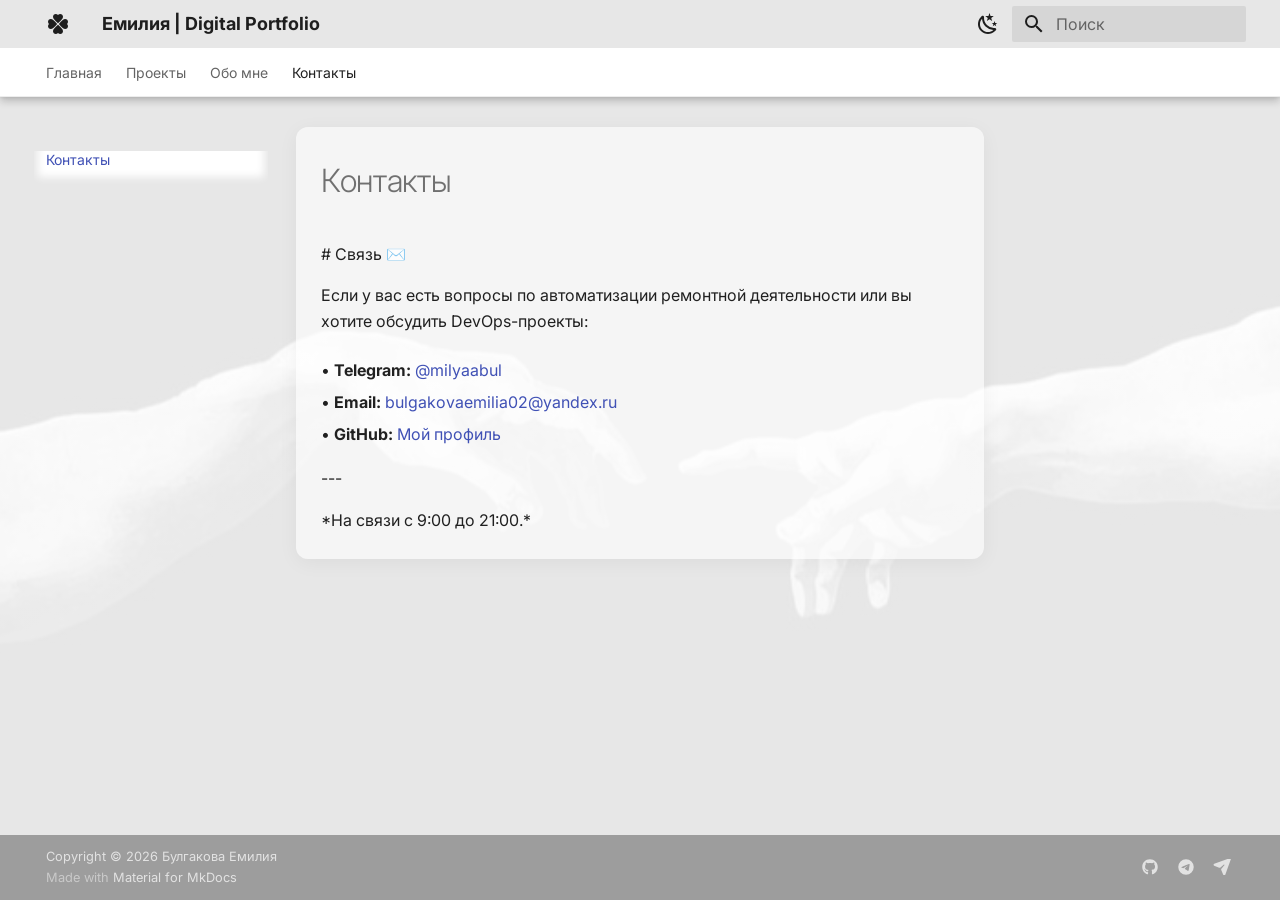
<file: contacts/index.html>
<!doctype html>
<html lang="ru" class="no-js">
  <head>
    
      <meta charset="utf-8">
      <meta name="viewport" content="width=device-width,initial-scale=1">
      
      
        <meta name="author" content="Емилия">
      
      
      
        <link rel="prev" href="../about/">
      
      
      
        
      
      
      <link rel="icon" href="../assets/images/favicon.png">
      <meta name="generator" content="mkdocs-1.6.1, mkdocs-material-9.7.5">
    
    
      
        <title>Контакты - Емилия | Digital Portfolio</title>
      
    
    
      <link rel="stylesheet" href="../assets/stylesheets/main.484c7ddc.min.css">
      
        
        <link rel="stylesheet" href="../assets/stylesheets/palette.ab4e12ef.min.css">
      
      


    
    
      
    
    
      
        
        
        <link rel="preconnect" href="https://fonts.gstatic.com" crossorigin>
        <link rel="stylesheet" href="https://fonts.googleapis.com/css?family=Inter:300,300i,400,400i,700,700i%7CRoboto+Mono:400,400i,700,700i&display=fallback">
        <style>:root{--md-text-font:"Inter";--md-code-font:"Roboto Mono"}</style>
      
    
    
      <link rel="stylesheet" href="../stylesheets/extra.css">
    
    <script>__md_scope=new URL("..",location),__md_hash=e=>[...e].reduce(((e,_)=>(e<<5)-e+_.charCodeAt(0)),0),__md_get=(e,_=localStorage,t=__md_scope)=>JSON.parse(_.getItem(t.pathname+"."+e)),__md_set=(e,_,t=localStorage,a=__md_scope)=>{try{t.setItem(a.pathname+"."+e,JSON.stringify(_))}catch(e){}}</script>
    
      

    
    
  </head>
  
  
    
    
      
    
    
    
    
    <body dir="ltr" data-md-color-scheme="default" data-md-color-primary="white" data-md-color-accent="indigo">
  
    
    <input class="md-toggle" data-md-toggle="drawer" type="checkbox" id="__drawer" autocomplete="off">
    <input class="md-toggle" data-md-toggle="search" type="checkbox" id="__search" autocomplete="off">
    <label class="md-overlay" for="__drawer"></label>
    <div data-md-component="skip">
      
    </div>
    <div data-md-component="announce">
      
    </div>
    
    
      

  

<header class="md-header md-header--shadow md-header--lifted" data-md-component="header">
  <nav class="md-header__inner md-grid" aria-label="Верхний колонтитул">
    <a href=".." title="Емилия | Digital Portfolio" class="md-header__button md-logo" aria-label="Емилия | Digital Portfolio" data-md-component="logo">
      
  
  <svg xmlns="http://www.w3.org/2000/svg" viewBox="0 0 24 24"><path d="M12 11.18c3.3-3 5-4.54 5-6.49C17 3.19 15.75 2 14.25 2c-.86 0-1.68.36-2.25 1-.57-.64-1.39-1-2.31-1C8.19 2 7 3.25 7 4.75c0 1.89 1.7 3.43 5 6.43m-.82.82c-3-3.3-4.54-5-6.49-5C3.19 7 2 8.25 2 9.75c0 .86.36 1.68 1 2.25-.64.57-1 1.39-1 2.31C2 15.81 3.25 17 4.75 17c1.89 0 3.43-1.7 6.43-5m1.65 0c2.99 3.3 4.53 5 6.48 5 1.5 0 2.69-1.25 2.69-2.75 0-.86-.36-1.68-1-2.25.64-.57 1-1.39 1-2.31C22 8.19 20.75 7 19.25 7c-1.89 0-3.43 1.7-6.42 5m-.83.82c-3.3 3-5 4.54-5 6.49C7 20.81 8.25 22 9.75 22c.86 0 1.68-.36 2.25-1 .57.64 1.39 1 2.31 1 1.5 0 2.69-1.25 2.69-2.75 0-1.89-1.7-3.43-5-6.43"/></svg>

    </a>
    <label class="md-header__button md-icon" for="__drawer">
      
      <svg xmlns="http://www.w3.org/2000/svg" viewBox="0 0 24 24"><path d="M3 6h18v2H3zm0 5h18v2H3zm0 5h18v2H3z"/></svg>
    </label>
    <div class="md-header__title" data-md-component="header-title">
      <div class="md-header__ellipsis">
        <div class="md-header__topic">
          <span class="md-ellipsis">
            Емилия | Digital Portfolio
          </span>
        </div>
        <div class="md-header__topic" data-md-component="header-topic">
          <span class="md-ellipsis">
            
              Контакты
            
          </span>
        </div>
      </div>
    </div>
    
      
        <form class="md-header__option" data-md-component="palette">
  
    
    
    
    <input class="md-option" data-md-color-media="" data-md-color-scheme="default" data-md-color-primary="white" data-md-color-accent="indigo"  aria-label="Ночной режим"  type="radio" name="__palette" id="__palette_0">
    
      <label class="md-header__button md-icon" title="Ночной режим" for="__palette_1" hidden>
        <svg xmlns="http://www.w3.org/2000/svg" viewBox="0 0 24 24"><path d="m17.75 4.09-2.53 1.94.91 3.06-2.63-1.81-2.63 1.81.91-3.06-2.53-1.94L12.44 4l1.06-3 1.06 3zm3.5 6.91-1.64 1.25.59 1.98-1.7-1.17-1.7 1.17.59-1.98L15.75 11l2.06-.05L18.5 9l.69 1.95zm-2.28 4.95c.83-.08 1.72 1.1 1.19 1.85-.32.45-.66.87-1.08 1.27C15.17 23 8.84 23 4.94 19.07c-3.91-3.9-3.91-10.24 0-14.14.4-.4.82-.76 1.27-1.08.75-.53 1.93.36 1.85 1.19-.27 2.86.69 5.83 2.89 8.02a9.96 9.96 0 0 0 8.02 2.89m-1.64 2.02a12.08 12.08 0 0 1-7.8-3.47c-2.17-2.19-3.33-5-3.49-7.82-2.81 3.14-2.7 7.96.31 10.98 3.02 3.01 7.84 3.12 10.98.31"/></svg>
      </label>
    
  
    
    
    
    <input class="md-option" data-md-color-media="" data-md-color-scheme="slate" data-md-color-primary="black" data-md-color-accent="light-blue"  aria-label="Дневной режим"  type="radio" name="__palette" id="__palette_1">
    
      <label class="md-header__button md-icon" title="Дневной режим" for="__palette_0" hidden>
        <svg xmlns="http://www.w3.org/2000/svg" viewBox="0 0 24 24"><path d="M12 7a5 5 0 0 1 5 5 5 5 0 0 1-5 5 5 5 0 0 1-5-5 5 5 0 0 1 5-5m0 2a3 3 0 0 0-3 3 3 3 0 0 0 3 3 3 3 0 0 0 3-3 3 3 0 0 0-3-3m0-7 2.39 3.42C13.65 5.15 12.84 5 12 5s-1.65.15-2.39.42zM3.34 7l4.16-.35A7.2 7.2 0 0 0 5.94 8.5c-.44.74-.69 1.5-.83 2.29zm.02 10 1.76-3.77a7.131 7.131 0 0 0 2.38 4.14zM20.65 7l-1.77 3.79a7.02 7.02 0 0 0-2.38-4.15zm-.01 10-4.14.36c.59-.51 1.12-1.14 1.54-1.86.42-.73.69-1.5.83-2.29zM12 22l-2.41-3.44c.74.27 1.55.44 2.41.44.82 0 1.63-.17 2.37-.44z"/></svg>
      </label>
    
  
</form>
      
    
    
      <script>var palette=__md_get("__palette");if(palette&&palette.color){if("(prefers-color-scheme)"===palette.color.media){var media=matchMedia("(prefers-color-scheme: light)"),input=document.querySelector(media.matches?"[data-md-color-media='(prefers-color-scheme: light)']":"[data-md-color-media='(prefers-color-scheme: dark)']");palette.color.media=input.getAttribute("data-md-color-media"),palette.color.scheme=input.getAttribute("data-md-color-scheme"),palette.color.primary=input.getAttribute("data-md-color-primary"),palette.color.accent=input.getAttribute("data-md-color-accent")}for(var[key,value]of Object.entries(palette.color))document.body.setAttribute("data-md-color-"+key,value)}</script>
    
    
    
      
      
        <label class="md-header__button md-icon" for="__search">
          
          <svg xmlns="http://www.w3.org/2000/svg" viewBox="0 0 24 24"><path d="M9.5 3A6.5 6.5 0 0 1 16 9.5c0 1.61-.59 3.09-1.56 4.23l.27.27h.79l5 5-1.5 1.5-5-5v-.79l-.27-.27A6.52 6.52 0 0 1 9.5 16 6.5 6.5 0 0 1 3 9.5 6.5 6.5 0 0 1 9.5 3m0 2C7 5 5 7 5 9.5S7 14 9.5 14 14 12 14 9.5 12 5 9.5 5"/></svg>
        </label>
        <div class="md-search" data-md-component="search" role="dialog">
  <label class="md-search__overlay" for="__search"></label>
  <div class="md-search__inner" role="search">
    <form class="md-search__form" name="search">
      <input type="text" class="md-search__input" name="query" aria-label="Поиск" placeholder="Поиск" autocapitalize="off" autocorrect="off" autocomplete="off" spellcheck="false" data-md-component="search-query" required>
      <label class="md-search__icon md-icon" for="__search">
        
        <svg xmlns="http://www.w3.org/2000/svg" viewBox="0 0 24 24"><path d="M9.5 3A6.5 6.5 0 0 1 16 9.5c0 1.61-.59 3.09-1.56 4.23l.27.27h.79l5 5-1.5 1.5-5-5v-.79l-.27-.27A6.52 6.52 0 0 1 9.5 16 6.5 6.5 0 0 1 3 9.5 6.5 6.5 0 0 1 9.5 3m0 2C7 5 5 7 5 9.5S7 14 9.5 14 14 12 14 9.5 12 5 9.5 5"/></svg>
        
        <svg xmlns="http://www.w3.org/2000/svg" viewBox="0 0 24 24"><path d="M20 11v2H8l5.5 5.5-1.42 1.42L4.16 12l7.92-7.92L13.5 5.5 8 11z"/></svg>
      </label>
      <nav class="md-search__options" aria-label="Поиск">
        
          <a href="javascript:void(0)" class="md-search__icon md-icon" title="Поделиться" aria-label="Поделиться" data-clipboard data-clipboard-text="" data-md-component="search-share" tabindex="-1">
            
            <svg xmlns="http://www.w3.org/2000/svg" viewBox="0 0 24 24"><path d="M18 16.08c-.76 0-1.44.3-1.96.77L8.91 12.7c.05-.23.09-.46.09-.7s-.04-.47-.09-.7l7.05-4.11c.54.5 1.25.81 2.04.81a3 3 0 0 0 3-3 3 3 0 0 0-3-3 3 3 0 0 0-3 3c0 .24.04.47.09.7L8.04 9.81C7.5 9.31 6.79 9 6 9a3 3 0 0 0-3 3 3 3 0 0 0 3 3c.79 0 1.5-.31 2.04-.81l7.12 4.15c-.05.21-.08.43-.08.66 0 1.61 1.31 2.91 2.92 2.91s2.92-1.3 2.92-2.91A2.92 2.92 0 0 0 18 16.08"/></svg>
          </a>
        
        <button type="reset" class="md-search__icon md-icon" title="Очистить" aria-label="Очистить" tabindex="-1">
          
          <svg xmlns="http://www.w3.org/2000/svg" viewBox="0 0 24 24"><path d="M19 6.41 17.59 5 12 10.59 6.41 5 5 6.41 10.59 12 5 17.59 6.41 19 12 13.41 17.59 19 19 17.59 13.41 12z"/></svg>
        </button>
      </nav>
      
        <div class="md-search__suggest" data-md-component="search-suggest"></div>
      
    </form>
    <div class="md-search__output">
      <div class="md-search__scrollwrap" tabindex="0" data-md-scrollfix>
        <div class="md-search-result" data-md-component="search-result">
          <div class="md-search-result__meta">
            Инициализация поиска
          </div>
          <ol class="md-search-result__list" role="presentation"></ol>
        </div>
      </div>
    </div>
  </div>
</div>
      
    
    
  </nav>
  
    
      
<nav class="md-tabs" aria-label="Вкладки" data-md-component="tabs">
  <div class="md-grid">
    <ul class="md-tabs__list">
      
        
  
  
  
  
    <li class="md-tabs__item">
      <a href=".." class="md-tabs__link">
        
  
  
    
  
  Главная

      </a>
    </li>
  

      
        
  
  
  
  
    <li class="md-tabs__item">
      <a href="../projects/" class="md-tabs__link">
        
  
  
    
  
  Проекты

      </a>
    </li>
  

      
        
  
  
  
  
    <li class="md-tabs__item">
      <a href="../about/" class="md-tabs__link">
        
  
  
    
  
  Обо мне

      </a>
    </li>
  

      
        
  
  
  
    
  
  
    <li class="md-tabs__item md-tabs__item--active">
      <a href="./" class="md-tabs__link">
        
  
  
    
  
  Контакты

      </a>
    </li>
  

      
    </ul>
  </div>
</nav>
    
  
</header>
    
    <div class="md-container" data-md-component="container">
      
      
        
      
      <main class="md-main" data-md-component="main">
        <div class="md-main__inner md-grid">
          
            
              
              <div class="md-sidebar md-sidebar--primary" data-md-component="sidebar" data-md-type="navigation" >
                <div class="md-sidebar__scrollwrap">
                  <div class="md-sidebar__inner">
                    


  


<nav class="md-nav md-nav--primary md-nav--lifted" aria-label="Навигация" data-md-level="0">
  <label class="md-nav__title" for="__drawer">
    <a href=".." title="Емилия | Digital Portfolio" class="md-nav__button md-logo" aria-label="Емилия | Digital Portfolio" data-md-component="logo">
      
  
  <svg xmlns="http://www.w3.org/2000/svg" viewBox="0 0 24 24"><path d="M12 11.18c3.3-3 5-4.54 5-6.49C17 3.19 15.75 2 14.25 2c-.86 0-1.68.36-2.25 1-.57-.64-1.39-1-2.31-1C8.19 2 7 3.25 7 4.75c0 1.89 1.7 3.43 5 6.43m-.82.82c-3-3.3-4.54-5-6.49-5C3.19 7 2 8.25 2 9.75c0 .86.36 1.68 1 2.25-.64.57-1 1.39-1 2.31C2 15.81 3.25 17 4.75 17c1.89 0 3.43-1.7 6.43-5m1.65 0c2.99 3.3 4.53 5 6.48 5 1.5 0 2.69-1.25 2.69-2.75 0-.86-.36-1.68-1-2.25.64-.57 1-1.39 1-2.31C22 8.19 20.75 7 19.25 7c-1.89 0-3.43 1.7-6.42 5m-.83.82c-3.3 3-5 4.54-5 6.49C7 20.81 8.25 22 9.75 22c.86 0 1.68-.36 2.25-1 .57.64 1.39 1 2.31 1 1.5 0 2.69-1.25 2.69-2.75 0-1.89-1.7-3.43-5-6.43"/></svg>

    </a>
    Емилия | Digital Portfolio
  </label>
  
  <ul class="md-nav__list" data-md-scrollfix>
    
      
      
  
  
  
  
    <li class="md-nav__item">
      <a href=".." class="md-nav__link">
        
  
  
  <span class="md-ellipsis">
    
  
    Главная
  

    
  </span>
  
  

      </a>
    </li>
  

    
      
      
  
  
  
  
    <li class="md-nav__item">
      <a href="../projects/" class="md-nav__link">
        
  
  
  <span class="md-ellipsis">
    
  
    Проекты
  

    
  </span>
  
  

      </a>
    </li>
  

    
      
      
  
  
  
  
    <li class="md-nav__item">
      <a href="../about/" class="md-nav__link">
        
  
  
  <span class="md-ellipsis">
    
  
    Обо мне
  

    
  </span>
  
  

      </a>
    </li>
  

    
      
      
  
  
    
  
  
  
    <li class="md-nav__item md-nav__item--active">
      
      <input class="md-nav__toggle md-toggle" type="checkbox" id="__toc">
      
      
      
      <a href="./" class="md-nav__link md-nav__link--active">
        
  
  
  <span class="md-ellipsis">
    
  
    Контакты
  

    
  </span>
  
  

      </a>
      
    </li>
  

    
  </ul>
</nav>
                  </div>
                </div>
              </div>
            
            
              
              <div class="md-sidebar md-sidebar--secondary" data-md-component="sidebar" data-md-type="toc" >
                <div class="md-sidebar__scrollwrap">
                  <div class="md-sidebar__inner">
                    

<nav class="md-nav md-nav--secondary" aria-label="Содержание">
  
  
  
  
</nav>
                  </div>
                </div>
              </div>
            
          
          
            <div class="md-content" data-md-component="content">
              
              <article class="md-content__inner md-typeset">
                
                  



  <h1>Контакты</h1>

<p># Связь ✉️</p>
<p>Если у вас есть вопросы по автоматизации ремонтной деятельности или вы хотите обсудить DevOps-проекты:</p>
<div style="margin-top: 20px; line-height: 2;">

• <b>Telegram:</b> <a href="https://t.me/milyaabul" target="\_blank">@milyaabul</a><br>

• <b>Email:</b> <a href="mailto:bulgakovaemilia02@yandex.ru">bulgakovaemilia02@yandex.ru</a><br>

• <b>GitHub:</b> <a href="https://github.com/emiliabulgakova903-wq/2025\_2026-introduction-in-web-tech-U4125-bulgakova\_e\_v" target="\_blank">Мой профиль</a>

</div>

<p>---</p>
<p>*На связи с 9:00 до 21:00.*</p>












                
              </article>
            </div>
          
          
<script>var target=document.getElementById(location.hash.slice(1));target&&target.name&&(target.checked=target.name.startsWith("__tabbed_"))</script>
        </div>
        
          <button type="button" class="md-top md-icon" data-md-component="top" hidden>
  
  <svg xmlns="http://www.w3.org/2000/svg" viewBox="0 0 24 24"><path d="M13 20h-2V8l-5.5 5.5-1.42-1.42L12 4.16l7.92 7.92-1.42 1.42L13 8z"/></svg>
  К началу
</button>
        
      </main>
      
        <footer class="md-footer">
  
  <div class="md-footer-meta md-typeset">
    <div class="md-footer-meta__inner md-grid">
      <div class="md-copyright">
  
    <div class="md-copyright__highlight">
      Copyright &copy; 2026 Булгакова Емилия
    </div>
  
  
    Made with
    <a href="https://squidfunk.github.io/mkdocs-material/" target="_blank" rel="noopener">
      Material for MkDocs
    </a>
  
</div>
      
        
<div class="md-social">
  
    
    
    
    
      
      
    
    <a href="https://github.com/emiliabulgakova903-wq/2025_2026-introduction-in-web-tech-U4125-bulgakova_e_v" target="_blank" rel="noopener" title="github.com" class="md-social__link">
      <svg xmlns="http://www.w3.org/2000/svg" viewBox="0 0 512 512"><!--! Font Awesome Free 7.1.0 by @fontawesome - https://fontawesome.com License - https://fontawesome.com/license/free (Icons: CC BY 4.0, Fonts: SIL OFL 1.1, Code: MIT License) Copyright 2025 Fonticons, Inc.--><path d="M173.9 397.4c0 2-2.3 3.6-5.2 3.6-3.3.3-5.6-1.3-5.6-3.6 0-2 2.3-3.6 5.2-3.6 3-.3 5.6 1.3 5.6 3.6m-31.1-4.5c-.7 2 1.3 4.3 4.3 4.9 2.6 1 5.6 0 6.2-2s-1.3-4.3-4.3-5.2c-2.6-.7-5.5.3-6.2 2.3m44.2-1.7c-2.9.7-4.9 2.6-4.6 4.9.3 2 2.9 3.3 5.9 2.6 2.9-.7 4.9-2.6 4.6-4.6-.3-1.9-3-3.2-5.9-2.9M252.8 8C114.1 8 8 113.3 8 252c0 110.9 69.8 205.8 169.5 239.2 12.8 2.3 17.3-5.6 17.3-12.1 0-6.2-.3-40.4-.3-61.4 0 0-70 15-84.7-29.8 0 0-11.4-29.1-27.8-36.6 0 0-22.9-15.7 1.6-15.4 0 0 24.9 2 38.6 25.8 21.9 38.6 58.6 27.5 72.9 20.9 2.3-16 8.8-27.1 16-33.7-55.9-6.2-112.3-14.3-112.3-110.5 0-27.5 7.6-41.3 23.6-58.9-2.6-6.5-11.1-33.3 2.6-67.9 20.9-6.5 69 27 69 27 20-5.6 41.5-8.5 62.8-8.5s42.8 2.9 62.8 8.5c0 0 48.1-33.6 69-27 13.7 34.7 5.2 61.4 2.6 67.9 16 17.7 25.8 31.5 25.8 58.9 0 96.5-58.9 104.2-114.8 110.5 9.2 7.9 17 22.9 17 46.4 0 33.7-.3 75.4-.3 83.6 0 6.5 4.6 14.4 17.3 12.1C436.2 457.8 504 362.9 504 252 504 113.3 391.5 8 252.8 8M105.2 352.9c-1.3 1-1 3.3.7 5.2 1.6 1.6 3.9 2.3 5.2 1 1.3-1 1-3.3-.7-5.2-1.6-1.6-3.9-2.3-5.2-1m-10.8-8.1c-.7 1.3.3 2.9 2.3 3.9 1.6 1 3.6.7 4.3-.7.7-1.3-.3-2.9-2.3-3.9-2-.6-3.6-.3-4.3.7m32.4 35.6c-1.6 1.3-1 4.3 1.3 6.2 2.3 2.3 5.2 2.6 6.5 1 1.3-1.3.7-4.3-1.3-6.2-2.2-2.3-5.2-2.6-6.5-1m-11.4-14.7c-1.6 1-1.6 3.6 0 5.9s4.3 3.3 5.6 2.3c1.6-1.3 1.6-3.9 0-6.2-1.4-2.3-4-3.3-5.6-2"/></svg>
    </a>
  
    
    
    
    
      
      
    
    <a href="https://t.me/milyaabul" target="_blank" rel="noopener" title="t.me" class="md-social__link">
      <svg xmlns="http://www.w3.org/2000/svg" viewBox="0 0 512 512"><!--! Font Awesome Free 7.1.0 by @fontawesome - https://fontawesome.com License - https://fontawesome.com/license/free (Icons: CC BY 4.0, Fonts: SIL OFL 1.1, Code: MIT License) Copyright 2025 Fonticons, Inc.--><path d="M256 8a248 248 0 1 0 0 496 248 248 0 1 0 0-496m115 168.7c-3.7 39.2-19.9 134.4-28.1 178.3-3.5 18.6-10.3 24.8-16.9 25.4-14.4 1.3-25.3-9.5-39.3-18.7-21.8-14.3-34.2-23.2-55.3-37.2-24.5-16.1-8.6-25 5.3-39.5 3.7-3.8 67.1-61.5 68.3-66.7.2-.7.3-3.1-1.2-4.4s-3.6-.8-5.1-.5c-2.2.5-37.1 23.5-104.6 69.1-9.9 6.8-18.9 10.1-26.9 9.9-8.9-.2-25.9-5-38.6-9.1-15.5-5-27.9-7.7-26.8-16.3.6-4.5 6.7-9 18.4-13.7 72.3-31.5 120.5-52.3 144.6-62.3 68.9-28.6 83.2-33.6 92.5-33.8 2.1 0 6.6.5 9.6 2.9 2 1.7 3.2 4.1 3.5 6.7.5 3.2.6 6.5.4 9.8z"/></svg>
    </a>
  
    
    
    
    
    <a href="mailto:bulgakovaemilia02@yandex.ru" target="_blank" rel="noopener" title="" class="md-social__link">
      <svg xmlns="http://www.w3.org/2000/svg" viewBox="0 0 576 512"><!--! Font Awesome Free 7.1.0 by @fontawesome - https://fontawesome.com License - https://fontawesome.com/license/free (Icons: CC BY 4.0, Fonts: SIL OFL 1.1, Code: MIT License) Copyright 2025 Fonticons, Inc.--><path d="M536.4-26.3c9.8-3.5 20.6-1 28 6.3s9.8 18.2 6.3 28l-178 496.9c-5 13.9-18.1 23.1-32.8 23.1-14.2 0-27-8.6-32.3-21.7l-64.2-158c-4.5-11-2.5-23.6 5.2-32.6l94.5-112.4c5.1-6.1 4.7-15-.9-20.6s-14.6-6-20.6-.9l-112.4 94.3c-9.1 7.6-21.6 9.6-32.6 5.2L38.1 216.8c-13.1-5.3-21.7-18.1-21.7-32.3 0-14.7 9.2-27.8 23.1-32.8z"/></svg>
    </a>
  
</div>
      
    </div>
  </div>
</footer>
      
    </div>
    <div class="md-dialog" data-md-component="dialog">
      <div class="md-dialog__inner md-typeset"></div>
    </div>
    
    
    
      
      
      <script id="__config" type="application/json">{"annotate": null, "base": "..", "features": ["navigation.tabs", "navigation.tabs.sticky", "navigation.top", "navigation.tracking", "navigation.instant", "navigation.expand", "navigation.hide", "search.highlight", "search.share", "search.suggest", "content.code.copy", "animation.enter", "animation.show"], "search": "../assets/javascripts/workers/search.2c215733.min.js", "tags": null, "translations": {"clipboard.copied": "\u0421\u043a\u043e\u043f\u0438\u0440\u043e\u0432\u0430\u043d\u043e \u0432 \u0431\u0443\u0444\u0435\u0440", "clipboard.copy": "\u041a\u043e\u043f\u0438\u0440\u043e\u0432\u0430\u0442\u044c \u0432 \u0431\u0443\u0444\u0435\u0440", "search.result.more.one": "\u0415\u0449\u0451 1 \u043d\u0430 \u044d\u0442\u043e\u0439 \u0441\u0442\u0440\u0430\u043d\u0438\u0446\u0435", "search.result.more.other": "\u0415\u0449\u0451 # \u043d\u0430 \u044d\u0442\u043e\u0439 \u0441\u0442\u0440\u0430\u043d\u0438\u0446\u0435", "search.result.none": "\u0421\u043e\u0432\u043f\u0430\u0434\u0435\u043d\u0438\u0439 \u043d\u0435 \u043d\u0430\u0439\u0434\u0435\u043d\u043e", "search.result.one": "\u041d\u0430\u0439\u0434\u0435\u043d\u043e 1 \u0441\u043e\u0432\u043f\u0430\u0434\u0435\u043d\u0438\u0435", "search.result.other": "\u041d\u0430\u0439\u0434\u0435\u043d\u043e \u0441\u043e\u0432\u043f\u0430\u0434\u0435\u043d\u0438\u0439: #", "search.result.placeholder": "\u041d\u0430\u0447\u043d\u0438\u0442\u0435 \u043f\u0435\u0447\u0430\u0442\u0430\u0442\u044c \u0434\u043b\u044f \u043f\u043e\u0438\u0441\u043a\u0430", "search.result.term.missing": "\u041e\u0442\u0441\u0443\u0442\u0441\u0442\u0432\u0443\u0435\u0442", "select.version": "\u0412\u044b\u0431\u0435\u0440\u0438\u0442\u0435 \u0432\u0435\u0440\u0441\u0438\u044e"}, "version": null}</script>
    
    
      <script src="../assets/javascripts/bundle.79ae519e.min.js"></script>
      
    
  </body>
</html>
</file>
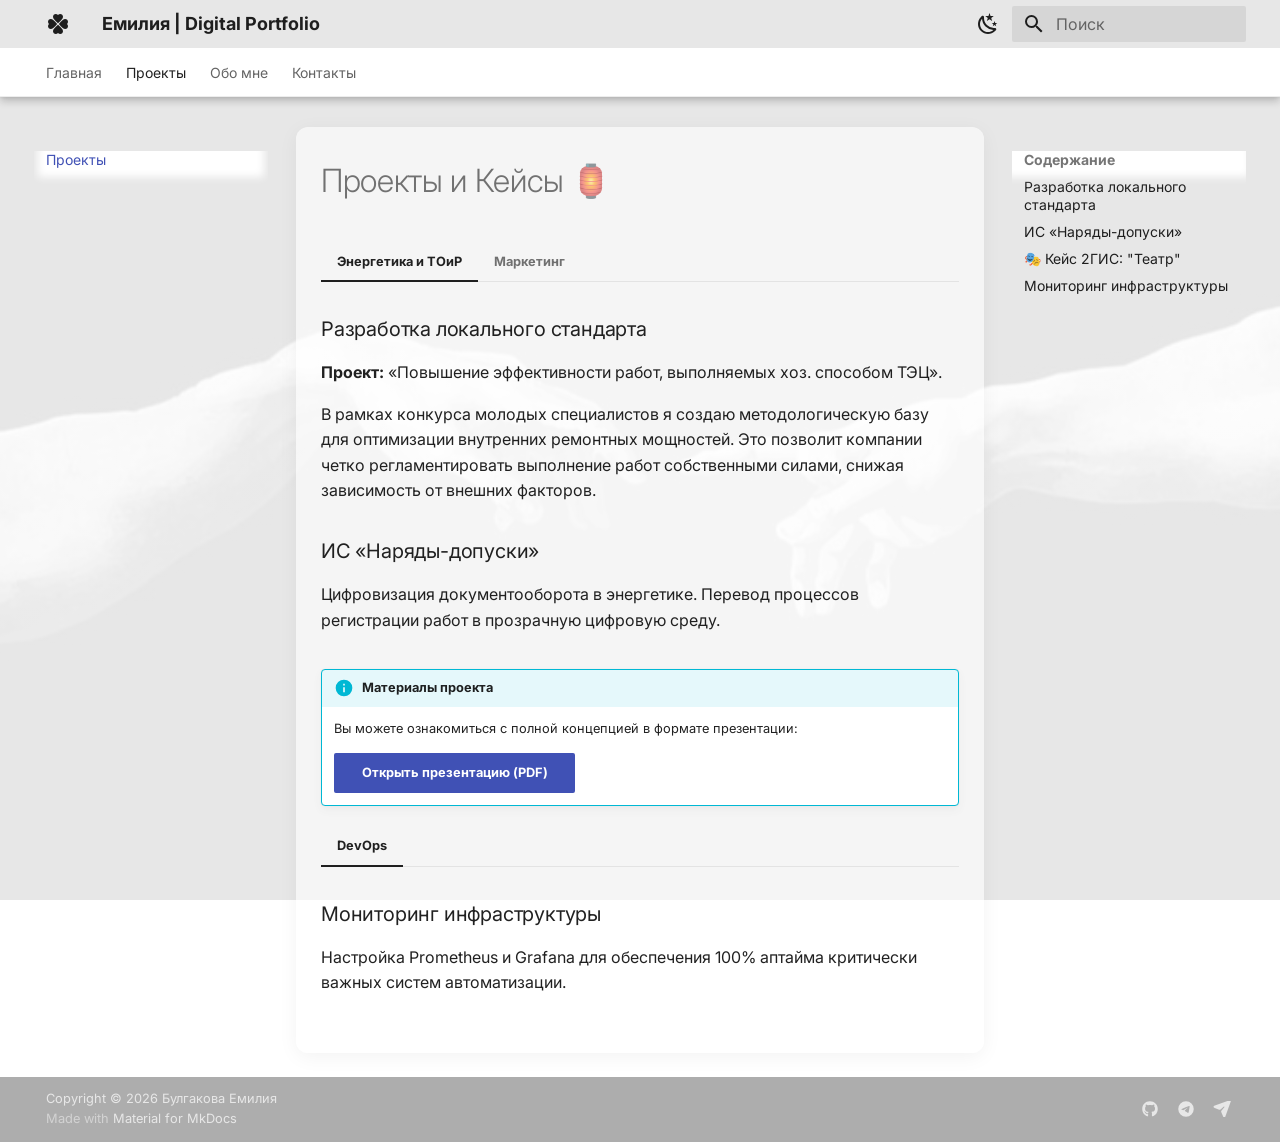
<file: projects/index.html>
<!doctype html>
<html lang="ru" class="no-js">
  <head>
    
      <meta charset="utf-8">
      <meta name="viewport" content="width=device-width,initial-scale=1">
      
      
        <meta name="author" content="Емилия">
      
      
      
        <link rel="prev" href="..">
      
      
        <link rel="next" href="../about/">
      
      
        
      
      
      <link rel="icon" href="../assets/images/favicon.png">
      <meta name="generator" content="mkdocs-1.6.1, mkdocs-material-9.7.5">
    
    
      
        <title>Проекты - Емилия | Digital Portfolio</title>
      
    
    
      <link rel="stylesheet" href="../assets/stylesheets/main.484c7ddc.min.css">
      
        
        <link rel="stylesheet" href="../assets/stylesheets/palette.ab4e12ef.min.css">
      
      


    
    
      
    
    
      
        
        
        <link rel="preconnect" href="https://fonts.gstatic.com" crossorigin>
        <link rel="stylesheet" href="https://fonts.googleapis.com/css?family=Inter:300,300i,400,400i,700,700i%7CRoboto+Mono:400,400i,700,700i&display=fallback">
        <style>:root{--md-text-font:"Inter";--md-code-font:"Roboto Mono"}</style>
      
    
    
      <link rel="stylesheet" href="../stylesheets/extra.css">
    
    <script>__md_scope=new URL("..",location),__md_hash=e=>[...e].reduce(((e,_)=>(e<<5)-e+_.charCodeAt(0)),0),__md_get=(e,_=localStorage,t=__md_scope)=>JSON.parse(_.getItem(t.pathname+"."+e)),__md_set=(e,_,t=localStorage,a=__md_scope)=>{try{t.setItem(a.pathname+"."+e,JSON.stringify(_))}catch(e){}}</script>
    
      

    
    
  </head>
  
  
    
    
      
    
    
    
    
    <body dir="ltr" data-md-color-scheme="default" data-md-color-primary="white" data-md-color-accent="indigo">
  
    
    <input class="md-toggle" data-md-toggle="drawer" type="checkbox" id="__drawer" autocomplete="off">
    <input class="md-toggle" data-md-toggle="search" type="checkbox" id="__search" autocomplete="off">
    <label class="md-overlay" for="__drawer"></label>
    <div data-md-component="skip">
      
        
        <a href="#_1" class="md-skip">
          Перейти к содержанию
        </a>
      
    </div>
    <div data-md-component="announce">
      
    </div>
    
    
      

  

<header class="md-header md-header--shadow md-header--lifted" data-md-component="header">
  <nav class="md-header__inner md-grid" aria-label="Верхний колонтитул">
    <a href=".." title="Емилия | Digital Portfolio" class="md-header__button md-logo" aria-label="Емилия | Digital Portfolio" data-md-component="logo">
      
  
  <svg xmlns="http://www.w3.org/2000/svg" viewBox="0 0 24 24"><path d="M12 11.18c3.3-3 5-4.54 5-6.49C17 3.19 15.75 2 14.25 2c-.86 0-1.68.36-2.25 1-.57-.64-1.39-1-2.31-1C8.19 2 7 3.25 7 4.75c0 1.89 1.7 3.43 5 6.43m-.82.82c-3-3.3-4.54-5-6.49-5C3.19 7 2 8.25 2 9.75c0 .86.36 1.68 1 2.25-.64.57-1 1.39-1 2.31C2 15.81 3.25 17 4.75 17c1.89 0 3.43-1.7 6.43-5m1.65 0c2.99 3.3 4.53 5 6.48 5 1.5 0 2.69-1.25 2.69-2.75 0-.86-.36-1.68-1-2.25.64-.57 1-1.39 1-2.31C22 8.19 20.75 7 19.25 7c-1.89 0-3.43 1.7-6.42 5m-.83.82c-3.3 3-5 4.54-5 6.49C7 20.81 8.25 22 9.75 22c.86 0 1.68-.36 2.25-1 .57.64 1.39 1 2.31 1 1.5 0 2.69-1.25 2.69-2.75 0-1.89-1.7-3.43-5-6.43"/></svg>

    </a>
    <label class="md-header__button md-icon" for="__drawer">
      
      <svg xmlns="http://www.w3.org/2000/svg" viewBox="0 0 24 24"><path d="M3 6h18v2H3zm0 5h18v2H3zm0 5h18v2H3z"/></svg>
    </label>
    <div class="md-header__title" data-md-component="header-title">
      <div class="md-header__ellipsis">
        <div class="md-header__topic">
          <span class="md-ellipsis">
            Емилия | Digital Portfolio
          </span>
        </div>
        <div class="md-header__topic" data-md-component="header-topic">
          <span class="md-ellipsis">
            
              Проекты
            
          </span>
        </div>
      </div>
    </div>
    
      
        <form class="md-header__option" data-md-component="palette">
  
    
    
    
    <input class="md-option" data-md-color-media="" data-md-color-scheme="default" data-md-color-primary="white" data-md-color-accent="indigo"  aria-label="Ночной режим"  type="radio" name="__palette" id="__palette_0">
    
      <label class="md-header__button md-icon" title="Ночной режим" for="__palette_1" hidden>
        <svg xmlns="http://www.w3.org/2000/svg" viewBox="0 0 24 24"><path d="m17.75 4.09-2.53 1.94.91 3.06-2.63-1.81-2.63 1.81.91-3.06-2.53-1.94L12.44 4l1.06-3 1.06 3zm3.5 6.91-1.64 1.25.59 1.98-1.7-1.17-1.7 1.17.59-1.98L15.75 11l2.06-.05L18.5 9l.69 1.95zm-2.28 4.95c.83-.08 1.72 1.1 1.19 1.85-.32.45-.66.87-1.08 1.27C15.17 23 8.84 23 4.94 19.07c-3.91-3.9-3.91-10.24 0-14.14.4-.4.82-.76 1.27-1.08.75-.53 1.93.36 1.85 1.19-.27 2.86.69 5.83 2.89 8.02a9.96 9.96 0 0 0 8.02 2.89m-1.64 2.02a12.08 12.08 0 0 1-7.8-3.47c-2.17-2.19-3.33-5-3.49-7.82-2.81 3.14-2.7 7.96.31 10.98 3.02 3.01 7.84 3.12 10.98.31"/></svg>
      </label>
    
  
    
    
    
    <input class="md-option" data-md-color-media="" data-md-color-scheme="slate" data-md-color-primary="black" data-md-color-accent="light-blue"  aria-label="Дневной режим"  type="radio" name="__palette" id="__palette_1">
    
      <label class="md-header__button md-icon" title="Дневной режим" for="__palette_0" hidden>
        <svg xmlns="http://www.w3.org/2000/svg" viewBox="0 0 24 24"><path d="M12 7a5 5 0 0 1 5 5 5 5 0 0 1-5 5 5 5 0 0 1-5-5 5 5 0 0 1 5-5m0 2a3 3 0 0 0-3 3 3 3 0 0 0 3 3 3 3 0 0 0 3-3 3 3 0 0 0-3-3m0-7 2.39 3.42C13.65 5.15 12.84 5 12 5s-1.65.15-2.39.42zM3.34 7l4.16-.35A7.2 7.2 0 0 0 5.94 8.5c-.44.74-.69 1.5-.83 2.29zm.02 10 1.76-3.77a7.131 7.131 0 0 0 2.38 4.14zM20.65 7l-1.77 3.79a7.02 7.02 0 0 0-2.38-4.15zm-.01 10-4.14.36c.59-.51 1.12-1.14 1.54-1.86.42-.73.69-1.5.83-2.29zM12 22l-2.41-3.44c.74.27 1.55.44 2.41.44.82 0 1.63-.17 2.37-.44z"/></svg>
      </label>
    
  
</form>
      
    
    
      <script>var palette=__md_get("__palette");if(palette&&palette.color){if("(prefers-color-scheme)"===palette.color.media){var media=matchMedia("(prefers-color-scheme: light)"),input=document.querySelector(media.matches?"[data-md-color-media='(prefers-color-scheme: light)']":"[data-md-color-media='(prefers-color-scheme: dark)']");palette.color.media=input.getAttribute("data-md-color-media"),palette.color.scheme=input.getAttribute("data-md-color-scheme"),palette.color.primary=input.getAttribute("data-md-color-primary"),palette.color.accent=input.getAttribute("data-md-color-accent")}for(var[key,value]of Object.entries(palette.color))document.body.setAttribute("data-md-color-"+key,value)}</script>
    
    
    
      
      
        <label class="md-header__button md-icon" for="__search">
          
          <svg xmlns="http://www.w3.org/2000/svg" viewBox="0 0 24 24"><path d="M9.5 3A6.5 6.5 0 0 1 16 9.5c0 1.61-.59 3.09-1.56 4.23l.27.27h.79l5 5-1.5 1.5-5-5v-.79l-.27-.27A6.52 6.52 0 0 1 9.5 16 6.5 6.5 0 0 1 3 9.5 6.5 6.5 0 0 1 9.5 3m0 2C7 5 5 7 5 9.5S7 14 9.5 14 14 12 14 9.5 12 5 9.5 5"/></svg>
        </label>
        <div class="md-search" data-md-component="search" role="dialog">
  <label class="md-search__overlay" for="__search"></label>
  <div class="md-search__inner" role="search">
    <form class="md-search__form" name="search">
      <input type="text" class="md-search__input" name="query" aria-label="Поиск" placeholder="Поиск" autocapitalize="off" autocorrect="off" autocomplete="off" spellcheck="false" data-md-component="search-query" required>
      <label class="md-search__icon md-icon" for="__search">
        
        <svg xmlns="http://www.w3.org/2000/svg" viewBox="0 0 24 24"><path d="M9.5 3A6.5 6.5 0 0 1 16 9.5c0 1.61-.59 3.09-1.56 4.23l.27.27h.79l5 5-1.5 1.5-5-5v-.79l-.27-.27A6.52 6.52 0 0 1 9.5 16 6.5 6.5 0 0 1 3 9.5 6.5 6.5 0 0 1 9.5 3m0 2C7 5 5 7 5 9.5S7 14 9.5 14 14 12 14 9.5 12 5 9.5 5"/></svg>
        
        <svg xmlns="http://www.w3.org/2000/svg" viewBox="0 0 24 24"><path d="M20 11v2H8l5.5 5.5-1.42 1.42L4.16 12l7.92-7.92L13.5 5.5 8 11z"/></svg>
      </label>
      <nav class="md-search__options" aria-label="Поиск">
        
          <a href="javascript:void(0)" class="md-search__icon md-icon" title="Поделиться" aria-label="Поделиться" data-clipboard data-clipboard-text="" data-md-component="search-share" tabindex="-1">
            
            <svg xmlns="http://www.w3.org/2000/svg" viewBox="0 0 24 24"><path d="M18 16.08c-.76 0-1.44.3-1.96.77L8.91 12.7c.05-.23.09-.46.09-.7s-.04-.47-.09-.7l7.05-4.11c.54.5 1.25.81 2.04.81a3 3 0 0 0 3-3 3 3 0 0 0-3-3 3 3 0 0 0-3 3c0 .24.04.47.09.7L8.04 9.81C7.5 9.31 6.79 9 6 9a3 3 0 0 0-3 3 3 3 0 0 0 3 3c.79 0 1.5-.31 2.04-.81l7.12 4.15c-.05.21-.08.43-.08.66 0 1.61 1.31 2.91 2.92 2.91s2.92-1.3 2.92-2.91A2.92 2.92 0 0 0 18 16.08"/></svg>
          </a>
        
        <button type="reset" class="md-search__icon md-icon" title="Очистить" aria-label="Очистить" tabindex="-1">
          
          <svg xmlns="http://www.w3.org/2000/svg" viewBox="0 0 24 24"><path d="M19 6.41 17.59 5 12 10.59 6.41 5 5 6.41 10.59 12 5 17.59 6.41 19 12 13.41 17.59 19 19 17.59 13.41 12z"/></svg>
        </button>
      </nav>
      
        <div class="md-search__suggest" data-md-component="search-suggest"></div>
      
    </form>
    <div class="md-search__output">
      <div class="md-search__scrollwrap" tabindex="0" data-md-scrollfix>
        <div class="md-search-result" data-md-component="search-result">
          <div class="md-search-result__meta">
            Инициализация поиска
          </div>
          <ol class="md-search-result__list" role="presentation"></ol>
        </div>
      </div>
    </div>
  </div>
</div>
      
    
    
  </nav>
  
    
      
<nav class="md-tabs" aria-label="Вкладки" data-md-component="tabs">
  <div class="md-grid">
    <ul class="md-tabs__list">
      
        
  
  
  
  
    <li class="md-tabs__item">
      <a href=".." class="md-tabs__link">
        
  
  
    
  
  Главная

      </a>
    </li>
  

      
        
  
  
  
    
  
  
    <li class="md-tabs__item md-tabs__item--active">
      <a href="./" class="md-tabs__link">
        
  
  
    
  
  Проекты

      </a>
    </li>
  

      
        
  
  
  
  
    <li class="md-tabs__item">
      <a href="../about/" class="md-tabs__link">
        
  
  
    
  
  Обо мне

      </a>
    </li>
  

      
        
  
  
  
  
    <li class="md-tabs__item">
      <a href="../contacts/" class="md-tabs__link">
        
  
  
    
  
  Контакты

      </a>
    </li>
  

      
    </ul>
  </div>
</nav>
    
  
</header>
    
    <div class="md-container" data-md-component="container">
      
      
        
      
      <main class="md-main" data-md-component="main">
        <div class="md-main__inner md-grid">
          
            
              
              <div class="md-sidebar md-sidebar--primary" data-md-component="sidebar" data-md-type="navigation" >
                <div class="md-sidebar__scrollwrap">
                  <div class="md-sidebar__inner">
                    


  


<nav class="md-nav md-nav--primary md-nav--lifted" aria-label="Навигация" data-md-level="0">
  <label class="md-nav__title" for="__drawer">
    <a href=".." title="Емилия | Digital Portfolio" class="md-nav__button md-logo" aria-label="Емилия | Digital Portfolio" data-md-component="logo">
      
  
  <svg xmlns="http://www.w3.org/2000/svg" viewBox="0 0 24 24"><path d="M12 11.18c3.3-3 5-4.54 5-6.49C17 3.19 15.75 2 14.25 2c-.86 0-1.68.36-2.25 1-.57-.64-1.39-1-2.31-1C8.19 2 7 3.25 7 4.75c0 1.89 1.7 3.43 5 6.43m-.82.82c-3-3.3-4.54-5-6.49-5C3.19 7 2 8.25 2 9.75c0 .86.36 1.68 1 2.25-.64.57-1 1.39-1 2.31C2 15.81 3.25 17 4.75 17c1.89 0 3.43-1.7 6.43-5m1.65 0c2.99 3.3 4.53 5 6.48 5 1.5 0 2.69-1.25 2.69-2.75 0-.86-.36-1.68-1-2.25.64-.57 1-1.39 1-2.31C22 8.19 20.75 7 19.25 7c-1.89 0-3.43 1.7-6.42 5m-.83.82c-3.3 3-5 4.54-5 6.49C7 20.81 8.25 22 9.75 22c.86 0 1.68-.36 2.25-1 .57.64 1.39 1 2.31 1 1.5 0 2.69-1.25 2.69-2.75 0-1.89-1.7-3.43-5-6.43"/></svg>

    </a>
    Емилия | Digital Portfolio
  </label>
  
  <ul class="md-nav__list" data-md-scrollfix>
    
      
      
  
  
  
  
    <li class="md-nav__item">
      <a href=".." class="md-nav__link">
        
  
  
  <span class="md-ellipsis">
    
  
    Главная
  

    
  </span>
  
  

      </a>
    </li>
  

    
      
      
  
  
    
  
  
  
    <li class="md-nav__item md-nav__item--active">
      
      <input class="md-nav__toggle md-toggle" type="checkbox" id="__toc">
      
      
        
      
      
        <label class="md-nav__link md-nav__link--active" for="__toc">
          
  
  
  <span class="md-ellipsis">
    
  
    Проекты
  

    
  </span>
  
  

          <span class="md-nav__icon md-icon"></span>
        </label>
      
      <a href="./" class="md-nav__link md-nav__link--active">
        
  
  
  <span class="md-ellipsis">
    
  
    Проекты
  

    
  </span>
  
  

      </a>
      
        

<nav class="md-nav md-nav--secondary" aria-label="Содержание">
  
  
  
    
  
  
    <label class="md-nav__title" for="__toc">
      <span class="md-nav__icon md-icon"></span>
      Содержание
    </label>
    <ul class="md-nav__list" data-md-component="toc" data-md-scrollfix>
      
        <li class="md-nav__item">
  <a href="#_2" class="md-nav__link">
    <span class="md-ellipsis">
      
        Разработка локального стандарта
      
    </span>
  </a>
  
</li>
      
        <li class="md-nav__item">
  <a href="#-" class="md-nav__link">
    <span class="md-ellipsis">
      
        ИС «Наряды-допуски»
      
    </span>
  </a>
  
</li>
      
        <li class="md-nav__item">
  <a href="#2" class="md-nav__link">
    <span class="md-ellipsis">
      
        🎭 Кейс 2ГИС: "Театр"
      
    </span>
  </a>
  
</li>
      
        <li class="md-nav__item">
  <a href="#_3" class="md-nav__link">
    <span class="md-ellipsis">
      
        Мониторинг инфраструктуры
      
    </span>
  </a>
  
</li>
      
    </ul>
  
</nav>
      
    </li>
  

    
      
      
  
  
  
  
    <li class="md-nav__item">
      <a href="../about/" class="md-nav__link">
        
  
  
  <span class="md-ellipsis">
    
  
    Обо мне
  

    
  </span>
  
  

      </a>
    </li>
  

    
      
      
  
  
  
  
    <li class="md-nav__item">
      <a href="../contacts/" class="md-nav__link">
        
  
  
  <span class="md-ellipsis">
    
  
    Контакты
  

    
  </span>
  
  

      </a>
    </li>
  

    
  </ul>
</nav>
                  </div>
                </div>
              </div>
            
            
              
              <div class="md-sidebar md-sidebar--secondary" data-md-component="sidebar" data-md-type="toc" >
                <div class="md-sidebar__scrollwrap">
                  <div class="md-sidebar__inner">
                    

<nav class="md-nav md-nav--secondary" aria-label="Содержание">
  
  
  
    
  
  
    <label class="md-nav__title" for="__toc">
      <span class="md-nav__icon md-icon"></span>
      Содержание
    </label>
    <ul class="md-nav__list" data-md-component="toc" data-md-scrollfix>
      
        <li class="md-nav__item">
  <a href="#_2" class="md-nav__link">
    <span class="md-ellipsis">
      
        Разработка локального стандарта
      
    </span>
  </a>
  
</li>
      
        <li class="md-nav__item">
  <a href="#-" class="md-nav__link">
    <span class="md-ellipsis">
      
        ИС «Наряды-допуски»
      
    </span>
  </a>
  
</li>
      
        <li class="md-nav__item">
  <a href="#2" class="md-nav__link">
    <span class="md-ellipsis">
      
        🎭 Кейс 2ГИС: "Театр"
      
    </span>
  </a>
  
</li>
      
        <li class="md-nav__item">
  <a href="#_3" class="md-nav__link">
    <span class="md-ellipsis">
      
        Мониторинг инфраструктуры
      
    </span>
  </a>
  
</li>
      
    </ul>
  
</nav>
                  </div>
                </div>
              </div>
            
          
          
            <div class="md-content" data-md-component="content">
              
              <article class="md-content__inner md-typeset">
                
                  



<h1 id="_1">Проекты и Кейсы 🏮</h1>
<div class="tabbed-set tabbed-alternate" data-tabs="1:2"><input checked="checked" id="__tabbed_1_1" name="__tabbed_1" type="radio" /><input id="__tabbed_1_2" name="__tabbed_1" type="radio" /><div class="tabbed-labels"><label for="__tabbed_1_1">Энергетика и ТОиР</label><label for="__tabbed_1_2">Маркетинг</label></div>
<div class="tabbed-content">
<div class="tabbed-block">
<h3 id="_2">Разработка локального стандарта</h3>
<p><strong>Проект:</strong> «Повышение эффективности работ, выполняемых хоз. способом ТЭЦ».</p>
<p>В рамках конкурса молодых специалистов я создаю методологическую базу для оптимизации внутренних ремонтных мощностей. Это позволит компании четко регламентировать выполнение работ собственными силами, снижая зависимость от внешних факторов.</p>
<h3 id="-">ИС «Наряды-допуски»</h3>
<p>Цифровизация документооборота в энергетике. Перевод процессов регистрации работ в прозрачную цифровую среду.</p>
</div>
<div class="tabbed-block">
<h3 id="2">🎭 Кейс 2ГИС: "Театр"</h3>
<p>Креативный аудит и разработка концепции Voice of Brand. Применение методологии JTBD для выявления истинных потребностей пользователей.</p>
</div>
</div>
</div>
<div class="admonition info">
<p class="admonition-title">Материалы проекта</p>
<p>Вы можете ознакомиться с полной концепцией в формате презентации:</p>
<p><a href="../assets/pres.pdf" class="md-button md-button--primary" target="_blank">Открыть презентацию (PDF)</a></p>
</div>
<div class="tabbed-set tabbed-alternate" data-tabs="2:1"><input checked="checked" id="__tabbed_2_1" name="__tabbed_2" type="radio" /><div class="tabbed-labels"><label for="__tabbed_2_1">DevOps</label></div>
<div class="tabbed-content">
<div class="tabbed-block">
<h3 id="_3">Мониторинг инфраструктуры</h3>
<p>Настройка Prometheus и Grafana для обеспечения 100% аптайма критически важных систем автоматизации.</p>
</div>
</div>
</div>












                
              </article>
            </div>
          
          
<script>var target=document.getElementById(location.hash.slice(1));target&&target.name&&(target.checked=target.name.startsWith("__tabbed_"))</script>
        </div>
        
          <button type="button" class="md-top md-icon" data-md-component="top" hidden>
  
  <svg xmlns="http://www.w3.org/2000/svg" viewBox="0 0 24 24"><path d="M13 20h-2V8l-5.5 5.5-1.42-1.42L12 4.16l7.92 7.92-1.42 1.42L13 8z"/></svg>
  К началу
</button>
        
      </main>
      
        <footer class="md-footer">
  
  <div class="md-footer-meta md-typeset">
    <div class="md-footer-meta__inner md-grid">
      <div class="md-copyright">
  
    <div class="md-copyright__highlight">
      Copyright &copy; 2026 Булгакова Емилия
    </div>
  
  
    Made with
    <a href="https://squidfunk.github.io/mkdocs-material/" target="_blank" rel="noopener">
      Material for MkDocs
    </a>
  
</div>
      
        
<div class="md-social">
  
    
    
    
    
      
      
    
    <a href="https://github.com/emiliabulgakova903-wq/2025_2026-introduction-in-web-tech-U4125-bulgakova_e_v" target="_blank" rel="noopener" title="github.com" class="md-social__link">
      <svg xmlns="http://www.w3.org/2000/svg" viewBox="0 0 512 512"><!--! Font Awesome Free 7.1.0 by @fontawesome - https://fontawesome.com License - https://fontawesome.com/license/free (Icons: CC BY 4.0, Fonts: SIL OFL 1.1, Code: MIT License) Copyright 2025 Fonticons, Inc.--><path d="M173.9 397.4c0 2-2.3 3.6-5.2 3.6-3.3.3-5.6-1.3-5.6-3.6 0-2 2.3-3.6 5.2-3.6 3-.3 5.6 1.3 5.6 3.6m-31.1-4.5c-.7 2 1.3 4.3 4.3 4.9 2.6 1 5.6 0 6.2-2s-1.3-4.3-4.3-5.2c-2.6-.7-5.5.3-6.2 2.3m44.2-1.7c-2.9.7-4.9 2.6-4.6 4.9.3 2 2.9 3.3 5.9 2.6 2.9-.7 4.9-2.6 4.6-4.6-.3-1.9-3-3.2-5.9-2.9M252.8 8C114.1 8 8 113.3 8 252c0 110.9 69.8 205.8 169.5 239.2 12.8 2.3 17.3-5.6 17.3-12.1 0-6.2-.3-40.4-.3-61.4 0 0-70 15-84.7-29.8 0 0-11.4-29.1-27.8-36.6 0 0-22.9-15.7 1.6-15.4 0 0 24.9 2 38.6 25.8 21.9 38.6 58.6 27.5 72.9 20.9 2.3-16 8.8-27.1 16-33.7-55.9-6.2-112.3-14.3-112.3-110.5 0-27.5 7.6-41.3 23.6-58.9-2.6-6.5-11.1-33.3 2.6-67.9 20.9-6.5 69 27 69 27 20-5.6 41.5-8.5 62.8-8.5s42.8 2.9 62.8 8.5c0 0 48.1-33.6 69-27 13.7 34.7 5.2 61.4 2.6 67.9 16 17.7 25.8 31.5 25.8 58.9 0 96.5-58.9 104.2-114.8 110.5 9.2 7.9 17 22.9 17 46.4 0 33.7-.3 75.4-.3 83.6 0 6.5 4.6 14.4 17.3 12.1C436.2 457.8 504 362.9 504 252 504 113.3 391.5 8 252.8 8M105.2 352.9c-1.3 1-1 3.3.7 5.2 1.6 1.6 3.9 2.3 5.2 1 1.3-1 1-3.3-.7-5.2-1.6-1.6-3.9-2.3-5.2-1m-10.8-8.1c-.7 1.3.3 2.9 2.3 3.9 1.6 1 3.6.7 4.3-.7.7-1.3-.3-2.9-2.3-3.9-2-.6-3.6-.3-4.3.7m32.4 35.6c-1.6 1.3-1 4.3 1.3 6.2 2.3 2.3 5.2 2.6 6.5 1 1.3-1.3.7-4.3-1.3-6.2-2.2-2.3-5.2-2.6-6.5-1m-11.4-14.7c-1.6 1-1.6 3.6 0 5.9s4.3 3.3 5.6 2.3c1.6-1.3 1.6-3.9 0-6.2-1.4-2.3-4-3.3-5.6-2"/></svg>
    </a>
  
    
    
    
    
      
      
    
    <a href="https://t.me/milyaabul" target="_blank" rel="noopener" title="t.me" class="md-social__link">
      <svg xmlns="http://www.w3.org/2000/svg" viewBox="0 0 512 512"><!--! Font Awesome Free 7.1.0 by @fontawesome - https://fontawesome.com License - https://fontawesome.com/license/free (Icons: CC BY 4.0, Fonts: SIL OFL 1.1, Code: MIT License) Copyright 2025 Fonticons, Inc.--><path d="M256 8a248 248 0 1 0 0 496 248 248 0 1 0 0-496m115 168.7c-3.7 39.2-19.9 134.4-28.1 178.3-3.5 18.6-10.3 24.8-16.9 25.4-14.4 1.3-25.3-9.5-39.3-18.7-21.8-14.3-34.2-23.2-55.3-37.2-24.5-16.1-8.6-25 5.3-39.5 3.7-3.8 67.1-61.5 68.3-66.7.2-.7.3-3.1-1.2-4.4s-3.6-.8-5.1-.5c-2.2.5-37.1 23.5-104.6 69.1-9.9 6.8-18.9 10.1-26.9 9.9-8.9-.2-25.9-5-38.6-9.1-15.5-5-27.9-7.7-26.8-16.3.6-4.5 6.7-9 18.4-13.7 72.3-31.5 120.5-52.3 144.6-62.3 68.9-28.6 83.2-33.6 92.5-33.8 2.1 0 6.6.5 9.6 2.9 2 1.7 3.2 4.1 3.5 6.7.5 3.2.6 6.5.4 9.8z"/></svg>
    </a>
  
    
    
    
    
    <a href="mailto:bulgakovaemilia02@yandex.ru" target="_blank" rel="noopener" title="" class="md-social__link">
      <svg xmlns="http://www.w3.org/2000/svg" viewBox="0 0 576 512"><!--! Font Awesome Free 7.1.0 by @fontawesome - https://fontawesome.com License - https://fontawesome.com/license/free (Icons: CC BY 4.0, Fonts: SIL OFL 1.1, Code: MIT License) Copyright 2025 Fonticons, Inc.--><path d="M536.4-26.3c9.8-3.5 20.6-1 28 6.3s9.8 18.2 6.3 28l-178 496.9c-5 13.9-18.1 23.1-32.8 23.1-14.2 0-27-8.6-32.3-21.7l-64.2-158c-4.5-11-2.5-23.6 5.2-32.6l94.5-112.4c5.1-6.1 4.7-15-.9-20.6s-14.6-6-20.6-.9l-112.4 94.3c-9.1 7.6-21.6 9.6-32.6 5.2L38.1 216.8c-13.1-5.3-21.7-18.1-21.7-32.3 0-14.7 9.2-27.8 23.1-32.8z"/></svg>
    </a>
  
</div>
      
    </div>
  </div>
</footer>
      
    </div>
    <div class="md-dialog" data-md-component="dialog">
      <div class="md-dialog__inner md-typeset"></div>
    </div>
    
    
    
      
      
      <script id="__config" type="application/json">{"annotate": null, "base": "..", "features": ["navigation.tabs", "navigation.tabs.sticky", "navigation.top", "navigation.tracking", "navigation.instant", "navigation.expand", "navigation.hide", "search.highlight", "search.share", "search.suggest", "content.code.copy", "animation.enter", "animation.show"], "search": "../assets/javascripts/workers/search.2c215733.min.js", "tags": null, "translations": {"clipboard.copied": "\u0421\u043a\u043e\u043f\u0438\u0440\u043e\u0432\u0430\u043d\u043e \u0432 \u0431\u0443\u0444\u0435\u0440", "clipboard.copy": "\u041a\u043e\u043f\u0438\u0440\u043e\u0432\u0430\u0442\u044c \u0432 \u0431\u0443\u0444\u0435\u0440", "search.result.more.one": "\u0415\u0449\u0451 1 \u043d\u0430 \u044d\u0442\u043e\u0439 \u0441\u0442\u0440\u0430\u043d\u0438\u0446\u0435", "search.result.more.other": "\u0415\u0449\u0451 # \u043d\u0430 \u044d\u0442\u043e\u0439 \u0441\u0442\u0440\u0430\u043d\u0438\u0446\u0435", "search.result.none": "\u0421\u043e\u0432\u043f\u0430\u0434\u0435\u043d\u0438\u0439 \u043d\u0435 \u043d\u0430\u0439\u0434\u0435\u043d\u043e", "search.result.one": "\u041d\u0430\u0439\u0434\u0435\u043d\u043e 1 \u0441\u043e\u0432\u043f\u0430\u0434\u0435\u043d\u0438\u0435", "search.result.other": "\u041d\u0430\u0439\u0434\u0435\u043d\u043e \u0441\u043e\u0432\u043f\u0430\u0434\u0435\u043d\u0438\u0439: #", "search.result.placeholder": "\u041d\u0430\u0447\u043d\u0438\u0442\u0435 \u043f\u0435\u0447\u0430\u0442\u0430\u0442\u044c \u0434\u043b\u044f \u043f\u043e\u0438\u0441\u043a\u0430", "search.result.term.missing": "\u041e\u0442\u0441\u0443\u0442\u0441\u0442\u0432\u0443\u0435\u0442", "select.version": "\u0412\u044b\u0431\u0435\u0440\u0438\u0442\u0435 \u0432\u0435\u0440\u0441\u0438\u044e"}, "version": null}</script>
    
    
      <script src="../assets/javascripts/bundle.79ae519e.min.js"></script>
      
    
  </body>
</html>
</file>
<file: stylesheets/extra.css>
/* Создаем слой фона, который всегда снизу и не мешает кликам */
body {
    background-image: 
        linear-gradient(rgba(255, 255, 255, 0.9), rgba(255, 255, 255, 0.9)), 
        url("../images/background.jpg");
    background-attachment: fixed;
    background-size: cover;
    background-position: center;
}

/* Настройка для Темной темы (чтобы глазам было приятно) */
[data-md-color-scheme="slate"] body {
    background-image: 
        linear-gradient(rgba(30, 34, 42, 0.92), rgba(30, 34, 42, 0.92)), 
        url("../images/background.jpg");
}

/* Делаем основные блоки прозрачными, чтобы фон «дышал» */
.md-container, 
.md-header, 
.md-main, 
.md-footer,
.md-sidebar {
    background-color: transparent !important;
}

/* Принудительно разрешаем клики по боковому меню (на всякий случай) */
.md-sidebar--secondary {
    pointer-events: auto !important;
}

/* Добавляем легкую тень и белизну основному тексту для контраста */
.md-content__inner {
    background-color: rgba(255, 255, 255, 0.6);
    padding: 25px !important;
    border-radius: 12px;
    box-shadow: 0 4px 20px rgba(0,0,0,0.05);
}

/* В темной теме подложка текста тоже темная */
[data-md-color-scheme="slate"] .md-content__inner {
    background-color: rgba(30, 34, 42, 0.6);
}
</file>
<file: assets/stylesheets/main.484c7ddc.min.css>
@charset "UTF-8";html{-webkit-text-size-adjust:none;-moz-text-size-adjust:none;text-size-adjust:none;box-sizing:border-box}*,:after,:before{box-sizing:inherit}@media (prefers-reduced-motion){*,:after,:before{transition:none!important}}body{margin:0}a,button,input,label{-webkit-tap-highlight-color:transparent}a{color:inherit;text-decoration:none}hr{border:0;box-sizing:initial;display:block;height:.05rem;overflow:visible;padding:0}small{font-size:80%}sub,sup{line-height:1em}img{border-style:none}table{border-collapse:initial;border-spacing:0}td,th{font-weight:400;vertical-align:top}button{background:#0000;border:0;font-family:inherit;font-size:inherit;margin:0;padding:0}input{border:0;outline:none}:root{--md-primary-fg-color:#4051b5;--md-primary-fg-color--light:#5d6cc0;--md-primary-fg-color--dark:#303fa1;--md-primary-bg-color:#fff;--md-primary-bg-color--light:#ffffffb3;--md-accent-fg-color:#526cfe;--md-accent-fg-color--transparent:#526cfe1a;--md-accent-bg-color:#fff;--md-accent-bg-color--light:#ffffffb3}[data-md-color-scheme=default]{color-scheme:light}[data-md-color-scheme=default] img[src$="#gh-dark-mode-only"],[data-md-color-scheme=default] img[src$="#only-dark"]{display:none}:root,[data-md-color-scheme=default]{--md-hue:225deg;--md-default-fg-color:#000000de;--md-default-fg-color--light:#0000008a;--md-default-fg-color--lighter:#00000052;--md-default-fg-color--lightest:#00000012;--md-default-bg-color:#fff;--md-default-bg-color--light:#ffffffb3;--md-default-bg-color--lighter:#ffffff4d;--md-default-bg-color--lightest:#ffffff1f;--md-code-fg-color:#36464e;--md-code-bg-color:#f5f5f5;--md-code-bg-color--light:#f5f5f5b3;--md-code-bg-color--lighter:#f5f5f54d;--md-code-hl-color:#4287ff;--md-code-hl-color--light:#4287ff1a;--md-code-hl-number-color:#d52a2a;--md-code-hl-special-color:#db1457;--md-code-hl-function-color:#a846b9;--md-code-hl-constant-color:#6e59d9;--md-code-hl-keyword-color:#3f6ec6;--md-code-hl-string-color:#1c7d4d;--md-code-hl-name-color:var(--md-code-fg-color);--md-code-hl-operator-color:var(--md-default-fg-color--light);--md-code-hl-punctuation-color:var(--md-default-fg-color--light);--md-code-hl-comment-color:var(--md-default-fg-color--light);--md-code-hl-generic-color:var(--md-default-fg-color--light);--md-code-hl-variable-color:var(--md-default-fg-color--light);--md-typeset-color:var(--md-default-fg-color);--md-typeset-a-color:var(--md-primary-fg-color);--md-typeset-del-color:#f5503d26;--md-typeset-ins-color:#0bd57026;--md-typeset-kbd-color:#fafafa;--md-typeset-kbd-accent-color:#fff;--md-typeset-kbd-border-color:#b8b8b8;--md-typeset-mark-color:#ffff0080;--md-typeset-table-color:#0000001f;--md-typeset-table-color--light:rgba(0,0,0,.035);--md-admonition-fg-color:var(--md-default-fg-color);--md-admonition-bg-color:var(--md-default-bg-color);--md-warning-fg-color:#000000de;--md-warning-bg-color:#ff9;--md-footer-fg-color:#fff;--md-footer-fg-color--light:#ffffffb3;--md-footer-fg-color--lighter:#ffffff73;--md-footer-bg-color:#000000de;--md-footer-bg-color--dark:#00000052;--md-shadow-z1:0 0.2rem 0.5rem #0000000d,0 0 0.05rem #0000001a;--md-shadow-z2:0 0.2rem 0.5rem #0000001a,0 0 0.05rem #00000040;--md-shadow-z3:0 0.2rem 0.5rem #0003,0 0 0.05rem #00000059}.md-icon svg{fill:currentcolor;display:block;height:1.2rem;width:1.2rem}body{-webkit-font-smoothing:antialiased;-moz-osx-font-smoothing:grayscale;--md-text-font-family:var(--md-text-font,_),-apple-system,BlinkMacSystemFont,Helvetica,Arial,sans-serif;--md-code-font-family:var(--md-code-font,_),SFMono-Regular,Consolas,Menlo,monospace}aside,body,input{font-feature-settings:"kern","liga";color:var(--md-typeset-color);font-family:var(--md-text-font-family)}code,kbd,pre{font-feature-settings:"kern";font-family:var(--md-code-font-family)}:root{--md-typeset-table-sort-icon:url('data:image/svg+xml;charset=utf-8,<svg xmlns="http://www.w3.org/2000/svg" viewBox="0 0 24 24"><path d="m18 21-4-4h3V7h-3l4-4 4 4h-3v10h3M2 19v-2h10v2M2 13v-2h7v2M2 7V5h4v2z"/></svg>');--md-typeset-table-sort-icon--asc:url('data:image/svg+xml;charset=utf-8,<svg xmlns="http://www.w3.org/2000/svg" viewBox="0 0 24 24"><path d="M19 17h3l-4 4-4-4h3V3h2M2 17h10v2H2M6 5v2H2V5m0 6h7v2H2z"/></svg>');--md-typeset-table-sort-icon--desc:url('data:image/svg+xml;charset=utf-8,<svg xmlns="http://www.w3.org/2000/svg" viewBox="0 0 24 24"><path d="M19 7h3l-4-4-4 4h3v14h2M2 17h10v2H2M6 5v2H2V5m0 6h7v2H2z"/></svg>')}.md-typeset{-webkit-print-color-adjust:exact;color-adjust:exact;font-size:.8rem;line-height:1.6;overflow-wrap:break-word}@media print{.md-typeset{font-size:.68rem}}.md-typeset blockquote,.md-typeset dl,.md-typeset figure,.md-typeset ol,.md-typeset pre,.md-typeset ul{margin-bottom:1em;margin-top:1em}.md-typeset h1{color:var(--md-default-fg-color--light);font-size:2em;line-height:1.3;margin:0 0 1.25em}.md-typeset h1,.md-typeset h2{font-weight:300;letter-spacing:-.01em}.md-typeset h2{font-size:1.5625em;line-height:1.4;margin:1.6em 0 .64em}.md-typeset h3{font-size:1.25em;font-weight:400;letter-spacing:-.01em;line-height:1.5;margin:1.6em 0 .8em}.md-typeset h2+h3{margin-top:.8em}.md-typeset h4{font-weight:700;letter-spacing:-.01em;margin:1em 0}.md-typeset h5,.md-typeset h6{color:var(--md-default-fg-color--light);font-size:.8em;font-weight:700;letter-spacing:-.01em;margin:1.25em 0}.md-typeset h5{text-transform:uppercase}.md-typeset h5 code{text-transform:none}.md-typeset hr{border-bottom:.05rem solid var(--md-default-fg-color--lightest);display:flow-root;margin:1.5em 0}.md-typeset a{color:var(--md-typeset-a-color);word-break:break-word}.md-typeset a,.md-typeset a:before{transition:color 125ms}.md-typeset a:focus,.md-typeset a:hover{color:var(--md-accent-fg-color)}.md-typeset a:focus code,.md-typeset a:hover code{background-color:var(--md-accent-fg-color--transparent);color:var(--md-accent-fg-color)}.md-typeset a code{color:var(--md-typeset-a-color)}.md-typeset a.focus-visible{outline-color:var(--md-accent-fg-color);outline-offset:.2rem}.md-typeset code,.md-typeset kbd,.md-typeset pre{color:var(--md-code-fg-color);direction:ltr;font-variant-ligatures:none;transition:background-color 125ms}@media print{.md-typeset code,.md-typeset kbd,.md-typeset pre{white-space:pre-wrap}}.md-typeset code{background-color:var(--md-code-bg-color);border-radius:.1rem;-webkit-box-decoration-break:clone;box-decoration-break:clone;font-size:.85em;padding:0 .2941176471em;transition:color 125ms,background-color 125ms;word-break:break-word}.md-typeset code:not(.focus-visible){-webkit-tap-highlight-color:transparent;outline:none}.md-typeset pre{display:flow-root;line-height:1.4;position:relative}.md-typeset pre>code{-webkit-box-decoration-break:slice;box-decoration-break:slice;box-shadow:none;display:block;margin:0;outline-color:var(--md-accent-fg-color);overflow:auto;padding:.7720588235em 1.1764705882em;scrollbar-color:var(--md-default-fg-color--lighter) #0000;scrollbar-width:thin;touch-action:auto;word-break:normal}.md-typeset pre>code:hover{scrollbar-color:var(--md-accent-fg-color) #0000}.md-typeset pre>code::-webkit-scrollbar{height:.2rem;width:.2rem}.md-typeset pre>code::-webkit-scrollbar-thumb{background-color:var(--md-default-fg-color--lighter)}.md-typeset pre>code::-webkit-scrollbar-thumb:hover{background-color:var(--md-accent-fg-color)}.md-typeset kbd{background-color:var(--md-typeset-kbd-color);border-radius:.1rem;box-shadow:0 .1rem 0 .05rem var(--md-typeset-kbd-border-color),0 .1rem 0 var(--md-typeset-kbd-border-color),0 -.1rem .2rem var(--md-typeset-kbd-accent-color) inset;color:var(--md-default-fg-color);display:inline-block;font-size:.75em;padding:0 .6666666667em;vertical-align:text-top;word-break:break-word}.md-typeset mark{background-color:var(--md-typeset-mark-color);-webkit-box-decoration-break:clone;box-decoration-break:clone;color:inherit;word-break:break-word}.md-typeset abbr{cursor:help;text-decoration:none}.md-typeset [data-preview],.md-typeset abbr{border-bottom:.05rem dotted var(--md-default-fg-color--light)}.md-typeset small{opacity:.75}[dir=ltr] .md-typeset sub,[dir=ltr] .md-typeset sup{margin-left:.078125em}[dir=rtl] .md-typeset sub,[dir=rtl] .md-typeset sup{margin-right:.078125em}[dir=ltr] .md-typeset blockquote{padding-left:.6rem}[dir=rtl] .md-typeset blockquote{padding-right:.6rem}[dir=ltr] .md-typeset blockquote{border-left:.2rem solid var(--md-default-fg-color--lighter)}[dir=rtl] .md-typeset blockquote{border-right:.2rem solid var(--md-default-fg-color--lighter)}.md-typeset blockquote{color:var(--md-default-fg-color--light);margin-left:0;margin-right:0}.md-typeset ul{list-style-type:disc}.md-typeset ul[type]{list-style-type:revert-layer}[dir=ltr] .md-typeset ol,[dir=ltr] .md-typeset ul{margin-left:.625em}[dir=rtl] .md-typeset ol,[dir=rtl] .md-typeset ul{margin-right:.625em}.md-typeset ol,.md-typeset ul{padding:0}.md-typeset ol:not([hidden]),.md-typeset ul:not([hidden]){display:flow-root}.md-typeset ol ol,.md-typeset ul ol{list-style-type:lower-alpha}.md-typeset ol ol ol,.md-typeset ul ol ol{list-style-type:lower-roman}.md-typeset ol ol ol ol,.md-typeset ul ol ol ol{list-style-type:upper-alpha}.md-typeset ol ol ol ol ol,.md-typeset ul ol ol ol ol{list-style-type:upper-roman}.md-typeset ol[type],.md-typeset ul[type]{list-style-type:revert-layer}[dir=ltr] .md-typeset ol li,[dir=ltr] .md-typeset ul li{margin-left:1.25em}[dir=rtl] .md-typeset ol li,[dir=rtl] .md-typeset ul li{margin-right:1.25em}.md-typeset ol li,.md-typeset ul li{margin-bottom:.5em}.md-typeset ol li blockquote,.md-typeset ol li p,.md-typeset ul li blockquote,.md-typeset ul li p{margin:.5em 0}.md-typeset ol li:last-child,.md-typeset ul li:last-child{margin-bottom:0}[dir=ltr] .md-typeset ol li ol,[dir=ltr] .md-typeset ol li ul,[dir=ltr] .md-typeset ul li ol,[dir=ltr] .md-typeset ul li ul{margin-left:.625em}[dir=rtl] .md-typeset ol li ol,[dir=rtl] .md-typeset ol li ul,[dir=rtl] .md-typeset ul li ol,[dir=rtl] .md-typeset ul li ul{margin-right:.625em}.md-typeset ol li ol,.md-typeset ol li ul,.md-typeset ul li ol,.md-typeset ul li ul{margin-bottom:.5em;margin-top:.5em}[dir=ltr] .md-typeset dd{margin-left:1.875em}[dir=rtl] .md-typeset dd{margin-right:1.875em}.md-typeset dd{margin-bottom:1.5em;margin-top:1em}.md-typeset img,.md-typeset svg,.md-typeset video{height:auto;max-width:100%}.md-typeset img[align=left]{margin:1em 1em 1em 0}.md-typeset img[align=right]{margin:1em 0 1em 1em}.md-typeset img[align]:only-child{margin-top:0}.md-typeset figure{display:flow-root;margin:1em auto;max-width:100%;text-align:center;width:fit-content}.md-typeset figure img{display:block;margin:0 auto}.md-typeset figcaption{font-style:italic;margin:1em auto;max-width:24rem}.md-typeset iframe{max-width:100%}.md-typeset table:not([class]){background-color:var(--md-default-bg-color);border:.05rem solid var(--md-typeset-table-color);border-radius:.1rem;display:inline-block;font-size:.64rem;max-width:100%;overflow:auto;touch-action:auto}@media print{.md-typeset table:not([class]){display:table}}.md-typeset table:not([class])+*{margin-top:1.5em}.md-typeset table:not([class]) td>:first-child,.md-typeset table:not([class]) th>:first-child{margin-top:0}.md-typeset table:not([class]) td>:last-child,.md-typeset table:not([class]) th>:last-child{margin-bottom:0}.md-typeset table:not([class]) td:not([align]),.md-typeset table:not([class]) th:not([align]){text-align:left}[dir=rtl] .md-typeset table:not([class]) td:not([align]),[dir=rtl] .md-typeset table:not([class]) th:not([align]){text-align:right}.md-typeset table:not([class]) th{font-weight:700;min-width:5rem;padding:.9375em 1.25em;vertical-align:top}.md-typeset table:not([class]) td{border-top:.05rem solid var(--md-typeset-table-color);padding:.9375em 1.25em;vertical-align:top}.md-typeset table:not([class]) tbody tr{transition:background-color 125ms}.md-typeset table:not([class]) tbody tr:hover{background-color:var(--md-typeset-table-color--light);box-shadow:0 .05rem 0 var(--md-default-bg-color) inset}.md-typeset table:not([class]) a{word-break:normal}.md-typeset table th[role=columnheader]{cursor:pointer}[dir=ltr] .md-typeset table th[role=columnheader]:after{margin-left:.5em}[dir=rtl] .md-typeset table th[role=columnheader]:after{margin-right:.5em}.md-typeset table th[role=columnheader]:after{content:"";display:inline-block;height:1.2em;-webkit-mask-image:var(--md-typeset-table-sort-icon);mask-image:var(--md-typeset-table-sort-icon);-webkit-mask-repeat:no-repeat;mask-repeat:no-repeat;-webkit-mask-size:contain;mask-size:contain;transition:background-color 125ms;vertical-align:text-bottom;width:1.2em}.md-typeset table th[role=columnheader]:hover:after{background-color:var(--md-default-fg-color--lighter)}.md-typeset table th[role=columnheader][aria-sort=ascending]:after{background-color:var(--md-default-fg-color--light);-webkit-mask-image:var(--md-typeset-table-sort-icon--asc);mask-image:var(--md-typeset-table-sort-icon--asc)}.md-typeset table th[role=columnheader][aria-sort=descending]:after{background-color:var(--md-default-fg-color--light);-webkit-mask-image:var(--md-typeset-table-sort-icon--desc);mask-image:var(--md-typeset-table-sort-icon--desc)}.md-typeset__scrollwrap{margin:1em -.8rem;overflow-x:auto;touch-action:auto}.md-typeset__table{display:inline-block;margin-bottom:.5em;padding:0 .8rem}@media print{.md-typeset__table{display:block}}html .md-typeset__table table{display:table;margin:0;overflow:hidden;width:100%}@media screen and (max-width:44.984375em){.md-content__inner>pre{margin:1em -.8rem}.md-content__inner>pre code{border-radius:0}}.md-typeset .md-author{border-radius:100%;display:block;flex-shrink:0;height:1.6rem;overflow:hidden;position:relative;transition:color 125ms,transform 125ms;width:1.6rem}.md-typeset .md-author img{display:block}.md-typeset .md-author--more{background:var(--md-default-fg-color--lightest);color:var(--md-default-fg-color--lighter);font-size:.6rem;font-weight:700;line-height:1.6rem;text-align:center}.md-typeset .md-author--long{height:2.4rem;width:2.4rem}.md-typeset a.md-author{transform:scale(1)}.md-typeset a.md-author img{border-radius:100%;filter:grayscale(100%) opacity(75%);transition:filter 125ms}.md-typeset a.md-author:focus,.md-typeset a.md-author:hover{transform:scale(1.1);z-index:1}.md-typeset a.md-author:focus img,.md-typeset a.md-author:hover img{filter:grayscale(0)}.md-banner{background-color:var(--md-footer-bg-color);color:var(--md-footer-fg-color);overflow:auto}@media print{.md-banner{display:none}}.md-banner--warning{background-color:var(--md-warning-bg-color);color:var(--md-warning-fg-color)}.md-banner__inner{font-size:.7rem;margin:.6rem auto;padding:0 .8rem}[dir=ltr] .md-banner__button{float:right}[dir=rtl] .md-banner__button{float:left}.md-banner__button{color:inherit;cursor:pointer;transition:opacity .25s}.no-js .md-banner__button{display:none}.md-banner__button:hover{opacity:.7}html{font-size:125%;height:100%;overflow-x:hidden}@media screen and (min-width:100em){html{font-size:137.5%}}@media screen and (min-width:125em){html{font-size:150%}}body{background-color:var(--md-default-bg-color);display:flex;flex-direction:column;font-size:.5rem;min-height:100%;position:relative;width:100%}@media print{body{display:block}}@media screen and (max-width:59.984375em){body[data-md-scrolllock]{position:fixed}}.md-grid{margin-left:auto;margin-right:auto;max-width:61rem}.md-container{display:flex;flex-direction:column;flex-grow:1}@media print{.md-container{display:block}}.md-main{flex-grow:1}.md-main__inner{display:flex;height:100%;margin-top:1.5rem}.md-ellipsis{overflow:hidden;text-overflow:ellipsis}.md-toggle{display:none}.md-option{height:0;opacity:0;position:absolute;width:0}.md-option:checked+label:not([hidden]){display:block}.md-option.focus-visible+label{outline-color:var(--md-accent-fg-color);outline-style:auto}.md-skip{background-color:var(--md-default-fg-color);border-radius:.1rem;color:var(--md-default-bg-color);font-size:.64rem;margin:.5rem;opacity:0;outline-color:var(--md-accent-fg-color);padding:.3rem .5rem;position:fixed;transform:translateY(.4rem);z-index:-1}.md-skip:focus{opacity:1;transform:translateY(0);transition:transform .25s cubic-bezier(.4,0,.2,1),opacity 175ms 75ms;z-index:10}@page{margin:25mm}:root{--md-clipboard-icon:url('data:image/svg+xml;charset=utf-8,<svg xmlns="http://www.w3.org/2000/svg" viewBox="0 0 24 24"><path d="M19 21H8V7h11m0-2H8a2 2 0 0 0-2 2v14a2 2 0 0 0 2 2h11a2 2 0 0 0 2-2V7a2 2 0 0 0-2-2m-3-4H4a2 2 0 0 0-2 2v14h2V3h12z"/></svg>')}.md-clipboard{border-radius:.1rem;color:var(--md-default-fg-color--lightest);cursor:pointer;height:1.5em;outline-color:var(--md-accent-fg-color);outline-offset:.1rem;transition:color .25s;width:1.5em;z-index:1}@media print{.md-clipboard{display:none}}.md-clipboard:not(.focus-visible){-webkit-tap-highlight-color:transparent;outline:none}:hover>.md-clipboard{color:var(--md-default-fg-color--light)}.md-clipboard:focus,.md-clipboard:hover{color:var(--md-accent-fg-color)}.md-clipboard:after{background-color:currentcolor;content:"";display:block;height:1.125em;margin:0 auto;-webkit-mask-image:var(--md-clipboard-icon);mask-image:var(--md-clipboard-icon);-webkit-mask-position:center;mask-position:center;-webkit-mask-repeat:no-repeat;mask-repeat:no-repeat;-webkit-mask-size:contain;mask-size:contain;width:1.125em}.md-clipboard--inline{cursor:pointer}.md-clipboard--inline code{transition:color .25s,background-color .25s}.md-clipboard--inline:focus code,.md-clipboard--inline:hover code{background-color:var(--md-accent-fg-color--transparent);color:var(--md-accent-fg-color)}:root{--md-code-select-icon:url('data:image/svg+xml;charset=utf-8,<svg xmlns="http://www.w3.org/2000/svg" viewBox="0 0 24 24"><path d="M19 19h-4v2h4c1.1 0 2-.9 2-2v-4h-2m0-12h-4v2h4v4h2V5c0-1.1-.9-2-2-2M5 5h4V3H5c-1.1 0-2 .9-2 2v4h2m0 6H3v4c0 1.1.9 2 2 2h4v-2H5zm2-4h2v2H7zm4 0h2v2h-2zm4 0h2v2h-2zM7 7h2v2H7zm4 0h2v2h-2zm4 0h2v2h-2zm-8 8h2v2H7zm4 0h2v2h-2zm4 0h2v2h-2z"/></svg>');--md-code-copy-icon:url('data:image/svg+xml;charset=utf-8,<svg xmlns="http://www.w3.org/2000/svg" viewBox="0 0 24 24"><path d="M19 21H8V7h11m0-2H8a2 2 0 0 0-2 2v14a2 2 0 0 0 2 2h11a2 2 0 0 0 2-2V7a2 2 0 0 0-2-2m-3-4H4a2 2 0 0 0-2 2v14h2V3h12z"/></svg>')}.md-typeset .md-code__content{display:grid}.md-code__nav{background-color:var(--md-code-bg-color--lighter);border-radius:.1rem;display:flex;gap:.2rem;padding:.2rem;position:absolute;right:.25em;top:.25em;transition:background-color .25s;z-index:1}:hover>.md-code__nav{background-color:var(--md-code-bg-color--light)}.md-code__button{color:var(--md-default-fg-color--lightest);cursor:pointer;display:block;height:1.5em;outline-color:var(--md-accent-fg-color);outline-offset:.1rem;transition:color .25s;width:1.5em}:hover>*>.md-code__button{color:var(--md-default-fg-color--light)}.md-code__button.focus-visible,.md-code__button:hover{color:var(--md-accent-fg-color)}.md-code__button--active{color:var(--md-default-fg-color)!important}.md-code__button:after{background-color:currentcolor;content:"";display:block;height:1.125em;margin:0 auto;-webkit-mask-position:center;mask-position:center;-webkit-mask-repeat:no-repeat;mask-repeat:no-repeat;-webkit-mask-size:contain;mask-size:contain;width:1.125em}.md-code__button[data-md-type=select]:after{-webkit-mask-image:var(--md-code-select-icon);mask-image:var(--md-code-select-icon)}.md-code__button[data-md-type=copy]:after{-webkit-mask-image:var(--md-code-copy-icon);mask-image:var(--md-code-copy-icon)}@keyframes consent{0%{opacity:0;transform:translateY(100%)}to{opacity:1;transform:translateY(0)}}@keyframes overlay{0%{opacity:0}to{opacity:1}}.md-consent__overlay{animation:overlay .25s both;-webkit-backdrop-filter:blur(.1rem);backdrop-filter:blur(.1rem);background-color:#0000008a;height:100%;opacity:1;position:fixed;top:0;width:100%;z-index:5}.md-consent__inner{animation:consent .5s cubic-bezier(.1,.7,.1,1) both;background-color:var(--md-default-bg-color);border:0;border-radius:.1rem;bottom:0;box-shadow:0 0 .2rem #0000001a,0 .2rem .4rem #0003;max-height:100%;overflow:auto;padding:0;position:fixed;width:100%;z-index:5}.md-consent__form{padding:.8rem}.md-consent__settings{display:none;margin:1em 0}input:checked+.md-consent__settings{display:block}.md-consent__controls{margin-bottom:.8rem}.md-typeset .md-consent__controls .md-button{display:inline}@media screen and (max-width:44.984375em){.md-typeset .md-consent__controls .md-button{display:block;margin-top:.4rem;text-align:center;width:100%}}.md-consent label{cursor:pointer}.md-content{flex-grow:1;min-width:0}.md-content__inner{margin:0 .8rem 1.2rem;padding-top:.6rem}@media screen and (min-width:76.25em){[dir=ltr] .md-sidebar--primary:not([hidden])~.md-content>.md-content__inner{margin-left:1.2rem}[dir=ltr] .md-sidebar--secondary:not([hidden])~.md-content>.md-content__inner,[dir=rtl] .md-sidebar--primary:not([hidden])~.md-content>.md-content__inner{margin-right:1.2rem}[dir=rtl] .md-sidebar--secondary:not([hidden])~.md-content>.md-content__inner{margin-left:1.2rem}}.md-content__inner:before{content:"";display:block;height:.4rem}.md-content__inner>:last-child{margin-bottom:0}[dir=ltr] .md-content__button{float:right}[dir=rtl] .md-content__button{float:left}[dir=ltr] .md-content__button{margin-left:.4rem}[dir=rtl] .md-content__button{margin-right:.4rem}.md-content__button{margin:.4rem 0;padding:0}@media print{.md-content__button{display:none}}.md-typeset .md-content__button{color:var(--md-default-fg-color--lighter)}.md-content__button svg{display:inline;vertical-align:top}[dir=rtl] .md-content__button svg{transform:scaleX(-1)}[dir=ltr] .md-dialog{right:.8rem}[dir=rtl] .md-dialog{left:.8rem}.md-dialog{background-color:var(--md-default-fg-color);border-radius:.1rem;bottom:.8rem;box-shadow:var(--md-shadow-z3);min-width:11.1rem;opacity:0;padding:.4rem .6rem;pointer-events:none;position:fixed;transform:translateY(100%);transition:transform 0ms .4s,opacity .4s;z-index:4}@media print{.md-dialog{display:none}}.md-dialog--active{opacity:1;pointer-events:auto;transform:translateY(0);transition:transform .4s cubic-bezier(.075,.85,.175,1),opacity .4s}.md-dialog__inner{color:var(--md-default-bg-color);font-size:.7rem}.md-feedback{margin:2em 0 1em;text-align:center}.md-feedback fieldset{border:none;margin:0;padding:0}.md-feedback__title{font-weight:700;margin:1em auto}.md-feedback__inner{position:relative}.md-feedback__list{display:flex;flex-wrap:wrap;place-content:baseline center;position:relative}.md-feedback__list:hover .md-icon:not(:disabled){color:var(--md-default-fg-color--lighter)}:disabled .md-feedback__list{min-height:1.8rem}.md-feedback__icon{color:var(--md-default-fg-color--light);cursor:pointer;flex-shrink:0;margin:0 .1rem;transition:color 125ms}.md-feedback__icon:not(:disabled).md-icon:hover{color:var(--md-accent-fg-color)}.md-feedback__icon:disabled{color:var(--md-default-fg-color--lightest);pointer-events:none}.md-feedback__note{opacity:0;position:relative;transform:translateY(.4rem);transition:transform .4s cubic-bezier(.1,.7,.1,1),opacity .15s}.md-feedback__note>*{margin:0 auto;max-width:16rem}:disabled .md-feedback__note{opacity:1;transform:translateY(0)}@media print{.md-feedback{display:none}}.md-footer{background-color:var(--md-footer-bg-color);color:var(--md-footer-fg-color)}@media print{.md-footer{display:none}}.md-footer__inner{justify-content:space-between;overflow:auto;padding:.2rem}.md-footer__inner:not([hidden]){display:flex}.md-footer__link{align-items:end;display:flex;flex-grow:0.01;margin-bottom:.4rem;margin-top:1rem;max-width:100%;outline-color:var(--md-accent-fg-color);overflow:hidden;transition:opacity .25s}.md-footer__link:focus,.md-footer__link:hover{opacity:.7}[dir=rtl] .md-footer__link svg{transform:scaleX(-1)}@media screen and (max-width:44.984375em){.md-footer__link--prev{flex-shrink:0}.md-footer__link--prev .md-footer__title{display:none}}[dir=ltr] .md-footer__link--next{margin-left:auto}[dir=rtl] .md-footer__link--next{margin-right:auto}.md-footer__link--next{text-align:right}[dir=rtl] .md-footer__link--next{text-align:left}.md-footer__title{flex-grow:1;font-size:.9rem;margin-bottom:.7rem;max-width:calc(100% - 2.4rem);padding:0 1rem;white-space:nowrap}.md-footer__button{margin:.2rem;padding:.4rem}.md-footer__direction{font-size:.64rem;opacity:.7}.md-footer-meta{background-color:var(--md-footer-bg-color--dark)}.md-footer-meta__inner{display:flex;flex-wrap:wrap;justify-content:space-between;padding:.2rem}html .md-footer-meta.md-typeset a{color:var(--md-footer-fg-color--light)}html .md-footer-meta.md-typeset a:focus,html .md-footer-meta.md-typeset a:hover{color:var(--md-footer-fg-color)}.md-copyright{color:var(--md-footer-fg-color--lighter);font-size:.64rem;margin:auto .6rem;padding:.4rem 0;width:100%}@media screen and (min-width:45em){.md-copyright{width:auto}}.md-copyright__highlight{color:var(--md-footer-fg-color--light)}.md-social{display:inline-flex;gap:.2rem;margin:0 .4rem;padding:.2rem 0 .6rem}@media screen and (min-width:45em){.md-social{padding:.6rem 0}}.md-social__link{display:inline-block;height:1.6rem;text-align:center;width:1.6rem}.md-social__link:before{line-height:1.9}.md-social__link svg{fill:currentcolor;max-height:.8rem;vertical-align:-25%}.md-typeset .md-button{border:.1rem solid;border-radius:.1rem;color:var(--md-primary-fg-color);cursor:pointer;display:inline-block;font-weight:700;padding:.625em 2em;transition:color 125ms,background-color 125ms,border-color 125ms}.md-typeset .md-button--primary{background-color:var(--md-primary-fg-color);border-color:var(--md-primary-fg-color);color:var(--md-primary-bg-color)}.md-typeset .md-button:focus,.md-typeset .md-button:hover{background-color:var(--md-accent-fg-color);border-color:var(--md-accent-fg-color);color:var(--md-accent-bg-color)}[dir=ltr] .md-typeset .md-input{border-top-left-radius:.1rem}[dir=ltr] .md-typeset .md-input,[dir=rtl] .md-typeset .md-input{border-top-right-radius:.1rem}[dir=rtl] .md-typeset .md-input{border-top-left-radius:.1rem}.md-typeset .md-input{border-bottom:.1rem solid var(--md-default-fg-color--lighter);box-shadow:var(--md-shadow-z1);font-size:.8rem;height:1.8rem;padding:0 .6rem;transition:border .25s,box-shadow .25s}.md-typeset .md-input:focus,.md-typeset .md-input:hover{border-bottom-color:var(--md-accent-fg-color);box-shadow:var(--md-shadow-z2)}.md-typeset .md-input--stretch{width:100%}.md-header{background-color:var(--md-primary-fg-color);box-shadow:0 0 .2rem #0000,0 .2rem .4rem #0000;color:var(--md-primary-bg-color);display:block;left:0;position:sticky;right:0;top:0;z-index:4}@media print{.md-header{display:none}}.md-header[hidden]{transform:translateY(-100%);transition:transform .25s cubic-bezier(.8,0,.6,1),box-shadow .25s}.md-header--shadow{box-shadow:0 0 .2rem #0000001a,0 .2rem .4rem #0003;transition:transform .25s cubic-bezier(.1,.7,.1,1),box-shadow .25s}.md-header__inner{align-items:center;display:flex;padding:0 .2rem}.md-header__button{color:currentcolor;cursor:pointer;margin:.2rem;outline-color:var(--md-accent-fg-color);padding:.4rem;position:relative;transition:opacity .25s;vertical-align:middle;z-index:1}.md-header__button:hover{opacity:.7}.md-header__button:not([hidden]){display:inline-block}.md-header__button:not(.focus-visible){-webkit-tap-highlight-color:transparent;outline:none}.md-header__button.md-logo{margin:.2rem;padding:.4rem}@media screen and (max-width:76.234375em){.md-header__button.md-logo{display:none}}.md-header__button.md-logo img,.md-header__button.md-logo svg{fill:currentcolor;display:block;height:1.2rem;width:auto}@media screen and (min-width:60em){.md-header__button[for=__search]{display:none}}.no-js .md-header__button[for=__search]{display:none}[dir=rtl] .md-header__button[for=__search] svg{transform:scaleX(-1)}@media screen and (min-width:76.25em){.md-header__button[for=__drawer]{display:none}}.md-header__topic{display:flex;max-width:100%;position:absolute;transition:transform .4s cubic-bezier(.1,.7,.1,1),opacity .15s;white-space:nowrap}.md-header__topic+.md-header__topic{opacity:0;pointer-events:none;transform:translateX(1.25rem);transition:transform .4s cubic-bezier(1,.7,.1,.1),opacity .15s;z-index:-1}[dir=rtl] .md-header__topic+.md-header__topic{transform:translateX(-1.25rem)}.md-header__topic:first-child{font-weight:700}[dir=ltr] .md-header__title{margin-left:1rem;margin-right:.4rem}[dir=rtl] .md-header__title{margin-left:.4rem;margin-right:1rem}.md-header__title{flex-grow:1;font-size:.9rem;height:2.4rem;line-height:2.4rem}.md-header__title--active .md-header__topic{opacity:0;pointer-events:none;transform:translateX(-1.25rem);transition:transform .4s cubic-bezier(1,.7,.1,.1),opacity .15s;z-index:-1}[dir=rtl] .md-header__title--active .md-header__topic{transform:translateX(1.25rem)}.md-header__title--active .md-header__topic+.md-header__topic{opacity:1;pointer-events:auto;transform:translateX(0);transition:transform .4s cubic-bezier(.1,.7,.1,1),opacity .15s;z-index:0}.md-header__title>.md-header__ellipsis{height:100%;position:relative;width:100%}.md-header__option{display:flex;flex-shrink:0;max-width:100%;transition:max-width 0ms .25s,opacity .25s .25s;white-space:nowrap}[data-md-toggle=search]:checked~.md-header .md-header__option{max-width:0;opacity:0;transition:max-width 0ms,opacity 0ms}.md-header__option>input{bottom:0}.md-header__source{display:none}@media screen and (min-width:60em){[dir=ltr] .md-header__source{margin-left:1rem}[dir=rtl] .md-header__source{margin-right:1rem}.md-header__source{display:block;max-width:11.7rem;width:11.7rem}}@media screen and (min-width:76.25em){[dir=ltr] .md-header__source{margin-left:1.4rem}[dir=rtl] .md-header__source{margin-right:1.4rem}}.md-meta{color:var(--md-default-fg-color--light);font-size:.7rem;line-height:1.3}.md-meta__list{display:inline-flex;flex-wrap:wrap;list-style:none;margin:0;padding:0}.md-meta__item:not(:last-child):after{content:"·";margin-left:.2rem;margin-right:.2rem}.md-meta__link{color:var(--md-typeset-a-color)}.md-meta__link:focus,.md-meta__link:hover{color:var(--md-accent-fg-color)}.md-draft{background-color:#ff1744;border-radius:.125em;color:#fff;display:inline-block;font-weight:700;padding-left:.5714285714em;padding-right:.5714285714em}:root{--md-nav-icon--prev:url('data:image/svg+xml;charset=utf-8,<svg xmlns="http://www.w3.org/2000/svg" viewBox="0 0 24 24"><path d="M20 11v2H8l5.5 5.5-1.42 1.42L4.16 12l7.92-7.92L13.5 5.5 8 11z"/></svg>');--md-nav-icon--next:url('data:image/svg+xml;charset=utf-8,<svg xmlns="http://www.w3.org/2000/svg" viewBox="0 0 24 24"><path d="M8.59 16.58 13.17 12 8.59 7.41 10 6l6 6-6 6z"/></svg>');--md-toc-icon:url('data:image/svg+xml;charset=utf-8,<svg xmlns="http://www.w3.org/2000/svg" viewBox="0 0 24 24"><path d="M3 9h14V7H3zm0 4h14v-2H3zm0 4h14v-2H3zm16 0h2v-2h-2zm0-10v2h2V7zm0 6h2v-2h-2z"/></svg>')}.md-nav{font-size:.7rem;line-height:1.3}.md-nav__title{color:var(--md-default-fg-color--light);display:block;font-weight:700;overflow:hidden;padding:0 .6rem;text-overflow:ellipsis}.md-nav__title .md-nav__button{display:none}.md-nav__title .md-nav__button img{height:100%;width:auto}.md-nav__title .md-nav__button.md-logo img,.md-nav__title .md-nav__button.md-logo svg{fill:currentcolor;display:block;height:2.4rem;max-width:100%;object-fit:contain;width:auto}.md-nav__list{list-style:none;margin:0;padding:0}.md-nav__link{align-items:flex-start;display:flex;gap:.4rem;margin-top:.625em;scroll-snap-align:start;transition:color 125ms}.md-nav__link--passed,.md-nav__link--passed code{color:var(--md-default-fg-color--light)}.md-nav__item .md-nav__link--active,.md-nav__item .md-nav__link--active code{color:var(--md-typeset-a-color)}.md-nav__link .md-ellipsis{position:relative}.md-nav__link .md-ellipsis code{word-break:normal}[dir=ltr] .md-nav__link .md-icon:last-child{margin-left:auto}[dir=rtl] .md-nav__link .md-icon:last-child{margin-right:auto}.md-nav__link .md-typeset{font-size:.7rem;line-height:1.3}.md-nav__link svg{fill:currentcolor;flex-shrink:0;height:1.3em;position:relative}.md-nav__link[for]:focus,.md-nav__link[for]:hover,.md-nav__link[href]:focus,.md-nav__link[href]:hover{color:var(--md-accent-fg-color);cursor:pointer}.md-nav__link[for]:focus code,.md-nav__link[for]:hover code,.md-nav__link[href]:focus code,.md-nav__link[href]:hover code{background-color:var(--md-accent-fg-color--transparent);color:var(--md-accent-fg-color)}.md-nav__link.focus-visible{outline-color:var(--md-accent-fg-color);outline-offset:.2rem}.md-nav--primary .md-nav__link[for=__toc]{display:none}.md-nav--primary .md-nav__link[for=__toc] .md-icon:after{background-color:currentcolor;display:block;height:100%;-webkit-mask-image:var(--md-toc-icon);mask-image:var(--md-toc-icon);width:100%}.md-nav--primary .md-nav__link[for=__toc]~.md-nav{display:none}.md-nav__container>.md-nav__link{margin-top:0}.md-nav__container>.md-nav__link:first-child{flex-grow:1;min-width:0}.md-nav__icon{flex-shrink:0}.md-nav__source{display:none}@media screen and (max-width:76.234375em){.md-nav--primary,.md-nav--primary .md-nav{background-color:var(--md-default-bg-color);display:flex;flex-direction:column;height:100%;left:0;position:absolute;right:0;top:0;z-index:1}.md-nav--primary .md-nav__item,.md-nav--primary .md-nav__title{font-size:.8rem;line-height:1.5}.md-nav--primary .md-nav__title{background-color:var(--md-default-fg-color--lightest);color:var(--md-default-fg-color--light);cursor:pointer;height:5.6rem;line-height:2.4rem;padding:3rem .8rem .2rem;position:relative;white-space:nowrap}[dir=ltr] .md-nav--primary .md-nav__title .md-nav__icon{left:.4rem}[dir=rtl] .md-nav--primary .md-nav__title .md-nav__icon{right:.4rem}.md-nav--primary .md-nav__title .md-nav__icon{display:block;height:1.2rem;margin:.2rem;position:absolute;top:.4rem;width:1.2rem}.md-nav--primary .md-nav__title .md-nav__icon:after{background-color:currentcolor;content:"";display:block;height:100%;-webkit-mask-image:var(--md-nav-icon--prev);mask-image:var(--md-nav-icon--prev);-webkit-mask-position:center;mask-position:center;-webkit-mask-repeat:no-repeat;mask-repeat:no-repeat;-webkit-mask-size:contain;mask-size:contain;width:100%}.md-nav--primary .md-nav__title~.md-nav__list{background-color:var(--md-default-bg-color);box-shadow:0 .05rem 0 var(--md-default-fg-color--lightest) inset;overflow-y:auto;scroll-snap-type:y mandatory;touch-action:pan-y}.md-nav--primary .md-nav__title~.md-nav__list>:first-child{border-top:0}.md-nav--primary .md-nav__title[for=__drawer]{background-color:var(--md-primary-fg-color);color:var(--md-primary-bg-color);font-weight:700}.md-nav--primary .md-nav__title .md-logo{display:block;left:.2rem;margin:.2rem;padding:.4rem;position:absolute;right:.2rem;top:.2rem}.md-nav--primary .md-nav__list{flex:1}.md-nav--primary .md-nav__item{border-top:.05rem solid var(--md-default-fg-color--lightest)}.md-nav--primary .md-nav__item--active>.md-nav__link{color:var(--md-typeset-a-color)}.md-nav--primary .md-nav__item--active>.md-nav__link:focus,.md-nav--primary .md-nav__item--active>.md-nav__link:hover{color:var(--md-accent-fg-color)}.md-nav--primary .md-nav__link{margin-top:0;padding:.6rem .8rem}.md-nav--primary .md-nav__link svg{margin-top:.1em}.md-nav--primary .md-nav__link>.md-nav__link{padding:0}[dir=ltr] .md-nav--primary .md-nav__link .md-nav__icon{margin-right:-.2rem}[dir=rtl] .md-nav--primary .md-nav__link .md-nav__icon{margin-left:-.2rem}.md-nav--primary .md-nav__link .md-nav__icon{font-size:1.2rem;height:1.2rem;width:1.2rem}.md-nav--primary .md-nav__link .md-nav__icon:after{background-color:currentcolor;content:"";display:block;height:100%;-webkit-mask-image:var(--md-nav-icon--next);mask-image:var(--md-nav-icon--next);-webkit-mask-position:center;mask-position:center;-webkit-mask-repeat:no-repeat;mask-repeat:no-repeat;-webkit-mask-size:contain;mask-size:contain;width:100%}[dir=rtl] .md-nav--primary .md-nav__icon:after{transform:scale(-1)}.md-nav--primary .md-nav--secondary .md-nav{background-color:initial;position:static}[dir=ltr] .md-nav--primary .md-nav--secondary .md-nav .md-nav__link{padding-left:1.4rem}[dir=rtl] .md-nav--primary .md-nav--secondary .md-nav .md-nav__link{padding-right:1.4rem}[dir=ltr] .md-nav--primary .md-nav--secondary .md-nav .md-nav .md-nav__link{padding-left:2rem}[dir=rtl] .md-nav--primary .md-nav--secondary .md-nav .md-nav .md-nav__link{padding-right:2rem}[dir=ltr] .md-nav--primary .md-nav--secondary .md-nav .md-nav .md-nav .md-nav__link{padding-left:2.6rem}[dir=rtl] .md-nav--primary .md-nav--secondary .md-nav .md-nav .md-nav .md-nav__link{padding-right:2.6rem}[dir=ltr] .md-nav--primary .md-nav--secondary .md-nav .md-nav .md-nav .md-nav .md-nav__link{padding-left:3.2rem}[dir=rtl] .md-nav--primary .md-nav--secondary .md-nav .md-nav .md-nav .md-nav .md-nav__link{padding-right:3.2rem}.md-nav--secondary{background-color:initial}.md-nav__toggle~.md-nav{display:flex;opacity:0;transform:translateX(100%);transition:transform .25s cubic-bezier(.8,0,.6,1),opacity 125ms 50ms}[dir=rtl] .md-nav__toggle~.md-nav{transform:translateX(-100%)}.md-nav__toggle:checked~.md-nav{opacity:1;transform:translateX(0);transition:transform .25s cubic-bezier(.4,0,.2,1),opacity 125ms 125ms}.md-nav__toggle:checked~.md-nav>.md-nav__list{backface-visibility:hidden}}@media screen and (max-width:59.984375em){.md-nav--primary .md-nav__link[for=__toc]{display:flex}.md-nav--primary .md-nav__link[for=__toc] .md-icon:after{content:""}.md-nav--primary .md-nav__link[for=__toc]+.md-nav__link{display:none}.md-nav--primary .md-nav__link[for=__toc]~.md-nav{display:flex}.md-nav__source{background-color:var(--md-primary-fg-color--dark);color:var(--md-primary-bg-color);display:block;padding:0 .2rem}}@media screen and (min-width:60em) and (max-width:76.234375em){.md-nav--integrated .md-nav__link[for=__toc]{display:flex}.md-nav--integrated .md-nav__link[for=__toc] .md-icon:after{content:""}.md-nav--integrated .md-nav__link[for=__toc]+.md-nav__link{display:none}.md-nav--integrated .md-nav__link[for=__toc]~.md-nav{display:flex}}@media screen and (min-width:60em){.md-nav{margin-bottom:-.4rem}.md-nav--secondary .md-nav__title{background:var(--md-default-bg-color);box-shadow:0 0 .4rem .4rem var(--md-default-bg-color);position:sticky;top:0;z-index:1}.md-nav--secondary .md-nav__title[for=__toc]{scroll-snap-align:start}.md-nav--secondary .md-nav__title .md-nav__icon{display:none}[dir=ltr] .md-nav--secondary .md-nav__list{padding-left:.6rem}[dir=rtl] .md-nav--secondary .md-nav__list{padding-right:.6rem}.md-nav--secondary .md-nav__list{padding-bottom:.4rem}[dir=ltr] .md-nav--secondary .md-nav__item>.md-nav__link{margin-right:.4rem}[dir=rtl] .md-nav--secondary .md-nav__item>.md-nav__link{margin-left:.4rem}}@media screen and (min-width:76.25em){.md-nav{margin-bottom:-.4rem;transition:max-height .25s cubic-bezier(.86,0,.07,1)}.md-nav--primary .md-nav__title{background:var(--md-default-bg-color);box-shadow:0 0 .4rem .4rem var(--md-default-bg-color);position:sticky;top:0;z-index:1}.md-nav--primary .md-nav__title[for=__drawer]{scroll-snap-align:start}.md-nav--primary .md-nav__title .md-nav__icon{display:none}[dir=ltr] .md-nav--primary .md-nav__list{padding-left:.6rem}[dir=rtl] .md-nav--primary .md-nav__list{padding-right:.6rem}.md-nav--primary .md-nav__list{padding-bottom:.4rem}[dir=ltr] .md-nav--primary .md-nav__item>.md-nav__link{margin-right:.4rem}[dir=rtl] .md-nav--primary .md-nav__item>.md-nav__link{margin-left:.4rem}.md-nav__toggle~.md-nav{display:grid;grid-template-rows:minmax(.4rem,0fr);opacity:0;transition:grid-template-rows .25s cubic-bezier(.86,0,.07,1),opacity .25s,visibility 0ms .25s;visibility:collapse}.md-nav__toggle~.md-nav>.md-nav__list{overflow:hidden}.md-nav__toggle.md-toggle--indeterminate~.md-nav,.md-nav__toggle:checked~.md-nav{grid-template-rows:minmax(.4rem,1fr);opacity:1;transition:grid-template-rows .25s cubic-bezier(.86,0,.07,1),opacity .15s .1s,visibility 0ms;visibility:visible}.md-nav__toggle.md-toggle--indeterminate~.md-nav{transition:none}.md-nav__item--nested>.md-nav>.md-nav__title{display:none}.md-nav__item--section{display:block;margin:1.25em 0}.md-nav__item--section:last-child{margin-bottom:0}.md-nav__item--section>.md-nav__link{font-weight:700}.md-nav__item--section>.md-nav__link[for]{color:var(--md-default-fg-color--light)}.md-nav__item--section>.md-nav__link:not(.md-nav__container){pointer-events:none}.md-nav__item--section>.md-nav__link .md-icon,.md-nav__item--section>.md-nav__link>[for]{display:none}[dir=ltr] .md-nav__item--section>.md-nav{margin-left:-.6rem}[dir=rtl] .md-nav__item--section>.md-nav{margin-right:-.6rem}.md-nav__item--section>.md-nav{display:block;opacity:1;visibility:visible}.md-nav__item--section>.md-nav>.md-nav__list>.md-nav__item{padding:0}.md-nav__icon{border-radius:100%;height:.9rem;transition:background-color .25s;width:.9rem}.md-nav__icon:hover{background-color:var(--md-accent-fg-color--transparent)}.md-nav__icon:after{background-color:currentcolor;border-radius:100%;content:"";display:inline-block;height:100%;-webkit-mask-image:var(--md-nav-icon--next);mask-image:var(--md-nav-icon--next);-webkit-mask-position:center;mask-position:center;-webkit-mask-repeat:no-repeat;mask-repeat:no-repeat;-webkit-mask-size:contain;mask-size:contain;transition:transform .25s;vertical-align:-.1rem;width:100%}[dir=rtl] .md-nav__icon:after{transform:rotate(180deg)}.md-nav__item--nested .md-nav__toggle:checked~.md-nav__link .md-nav__icon:after,.md-nav__item--nested .md-toggle--indeterminate~.md-nav__link .md-nav__icon:after{transform:rotate(90deg)}.md-nav--lifted>.md-nav__list>.md-nav__item,.md-nav--lifted>.md-nav__title{display:none}.md-nav--lifted>.md-nav__list>.md-nav__item--active{display:block}.md-nav--lifted>.md-nav__list>.md-nav__item--active>.md-nav__link{background:var(--md-default-bg-color);box-shadow:0 0 .4rem .4rem var(--md-default-bg-color);margin-top:0;position:sticky;top:0;z-index:1}.md-nav--lifted>.md-nav__list>.md-nav__item--active>.md-nav__link:not(.md-nav__container){pointer-events:none}.md-nav--lifted>.md-nav__list>.md-nav__item--active.md-nav__item--section{margin:0}[dir=ltr] .md-nav--lifted>.md-nav__list>.md-nav__item>.md-nav:not(.md-nav--secondary){margin-left:-.6rem}[dir=rtl] .md-nav--lifted>.md-nav__list>.md-nav__item>.md-nav:not(.md-nav--secondary){margin-right:-.6rem}.md-nav--lifted>.md-nav__list>.md-nav__item>[for]{color:var(--md-default-fg-color--light)}.md-nav--lifted .md-nav[data-md-level="1"]{grid-template-rows:minmax(.4rem,1fr);opacity:1;visibility:visible}[dir=ltr] .md-nav--integrated>.md-nav__list>.md-nav__item--active .md-nav--secondary{border-left:.05rem solid var(--md-primary-fg-color)}[dir=rtl] .md-nav--integrated>.md-nav__list>.md-nav__item--active .md-nav--secondary{border-right:.05rem solid var(--md-primary-fg-color)}.md-nav--integrated>.md-nav__list>.md-nav__item--active .md-nav--secondary{display:block;margin-bottom:1.25em;opacity:1;visibility:visible}.md-nav--integrated>.md-nav__list>.md-nav__item--active .md-nav--secondary>.md-nav__list{overflow:visible;padding-bottom:0}.md-nav--integrated>.md-nav__list>.md-nav__item--active .md-nav--secondary>.md-nav__title{display:none}}.md-pagination{font-size:.8rem;font-weight:700;gap:.4rem}.md-pagination,.md-pagination>*{align-items:center;display:flex;justify-content:center}.md-pagination>*{border-radius:.2rem;height:1.8rem;min-width:1.8rem;text-align:center}.md-pagination__current{background-color:var(--md-default-fg-color--lightest);color:var(--md-default-fg-color--light)}.md-pagination__link{transition:color 125ms,background-color 125ms}.md-pagination__link:focus,.md-pagination__link:hover{background-color:var(--md-accent-fg-color--transparent);color:var(--md-accent-fg-color)}.md-pagination__link:focus svg,.md-pagination__link:hover svg{color:var(--md-accent-fg-color)}.md-pagination__link.focus-visible{outline-color:var(--md-accent-fg-color);outline-offset:.2rem}.md-pagination__link svg{fill:currentcolor;color:var(--md-default-fg-color--lighter);display:block;max-height:100%;width:1.2rem}:root{--md-path-icon:url('data:image/svg+xml;charset=utf-8,<svg xmlns="http://www.w3.org/2000/svg" viewBox="0 0 24 24"><path d="M8.59 16.58 13.17 12 8.59 7.41 10 6l6 6-6 6z"/></svg>')}.md-path{font-size:.7rem;margin:0 .8rem;overflow:auto;padding-top:1.2rem}.md-path:not([hidden]){display:block}@media screen and (min-width:76.25em){.md-path{margin:0 1.2rem}}.md-path__list{align-items:center;display:flex;gap:.2rem;list-style:none;margin:0;padding:0}.md-path__item:not(:first-child){display:inline-flex;gap:.2rem;white-space:nowrap}.md-path__item:not(:first-child):before{background-color:var(--md-default-fg-color--lighter);content:"";display:inline;height:.8rem;-webkit-mask-image:var(--md-path-icon);mask-image:var(--md-path-icon);width:.8rem}.md-path__link{align-items:center;color:var(--md-default-fg-color--light);display:flex}.md-path__link:focus,.md-path__link:hover{color:var(--md-accent-fg-color)}:root{--md-post-pin-icon:url('data:image/svg+xml;charset=utf-8,<svg xmlns="http://www.w3.org/2000/svg" viewBox="0 0 24 24"><path d="M16 12V4h1V2H7v2h1v8l-2 2v2h5.2v6h1.6v-6H18v-2z"/></svg>')}.md-post__back{border-bottom:.05rem solid var(--md-default-fg-color--lightest);margin-bottom:1.2rem;padding-bottom:1.2rem}@media screen and (max-width:76.234375em){.md-post__back{display:none}}[dir=rtl] .md-post__back svg{transform:scaleX(-1)}.md-post__authors{display:flex;flex-direction:column;gap:.6rem;margin:0 .6rem 1.2rem}.md-post .md-post__meta a{transition:color 125ms}.md-post .md-post__meta a:focus,.md-post .md-post__meta a:hover{color:var(--md-accent-fg-color)}.md-post__title{color:var(--md-default-fg-color--light);font-weight:700}.md-post--excerpt{margin-bottom:3.2rem}.md-post--excerpt .md-post__header{align-items:center;display:flex;gap:.6rem;min-height:1.6rem}.md-post--excerpt .md-post__authors{align-items:center;display:inline-flex;flex-direction:row;gap:.2rem;margin:0;min-height:2.4rem}[dir=ltr] .md-post--excerpt .md-post__meta .md-meta__list{margin-right:.4rem}[dir=rtl] .md-post--excerpt .md-post__meta .md-meta__list{margin-left:.4rem}.md-post--excerpt .md-post__content>:first-child{--md-scroll-margin:6rem;margin-top:0}.md-post>.md-nav--secondary{margin:1em 0}.md-pin{background:var(--md-default-fg-color--lightest);border-radius:1rem;margin-top:-.05rem;padding:.2rem}.md-pin:after{background-color:currentcolor;content:"";display:block;height:.6rem;margin:0 auto;-webkit-mask-image:var(--md-post-pin-icon);mask-image:var(--md-post-pin-icon);-webkit-mask-position:center;mask-position:center;-webkit-mask-repeat:no-repeat;mask-repeat:no-repeat;-webkit-mask-size:contain;mask-size:contain;width:.6rem}.md-profile{align-items:center;display:flex;font-size:.7rem;gap:.6rem;line-height:1.4;width:100%}.md-profile__description{flex-grow:1}.md-content--post{display:flex}@media screen and (max-width:76.234375em){.md-content--post{flex-flow:column-reverse}}.md-content--post>.md-content__inner{flex-grow:1;min-width:0}@media screen and (min-width:76.25em){[dir=ltr] .md-content--post>.md-content__inner{margin-left:1.2rem}[dir=rtl] .md-content--post>.md-content__inner{margin-right:1.2rem}}@media screen and (max-width:76.234375em){.md-sidebar.md-sidebar--post{padding:0;position:static;width:100%}.md-sidebar.md-sidebar--post .md-sidebar__scrollwrap{overflow:visible}.md-sidebar.md-sidebar--post .md-sidebar__inner{padding:0}.md-sidebar.md-sidebar--post .md-post__meta{margin-left:.6rem;margin-right:.6rem}.md-sidebar.md-sidebar--post .md-nav__item{border:none;display:inline}.md-sidebar.md-sidebar--post .md-nav__list{display:inline-flex;flex-wrap:wrap;gap:.6rem;padding-bottom:.6rem;padding-top:.6rem}.md-sidebar.md-sidebar--post .md-nav__link{padding:0}.md-sidebar.md-sidebar--post .md-nav{height:auto;margin-bottom:0;position:static}}:root{--md-progress-value:0;--md-progress-delay:400ms}.md-progress{background:var(--md-primary-bg-color);height:.075rem;opacity:min(clamp(0,var(--md-progress-value),1),clamp(0,100 - var(--md-progress-value),1));position:fixed;top:0;transform:scaleX(calc(var(--md-progress-value)*1%));transform-origin:left;transition:transform .5s cubic-bezier(.19,1,.22,1),opacity .25s var(--md-progress-delay);width:100%;z-index:4}:root{--md-search-result-icon:url('data:image/svg+xml;charset=utf-8,<svg xmlns="http://www.w3.org/2000/svg" viewBox="0 0 24 24"><path d="M14 2H6a2 2 0 0 0-2 2v16a2 2 0 0 0 2 2h7c-.41-.25-.8-.56-1.14-.9-.33-.33-.61-.7-.86-1.1H6V4h7v5h5v1.18c.71.16 1.39.43 2 .82V8zm6.31 16.9c1.33-2.11.69-4.9-1.4-6.22-2.11-1.33-4.91-.68-6.22 1.4-1.34 2.11-.69 4.89 1.4 6.22 1.46.93 3.32.93 4.79.02L22 23.39 23.39 22zm-3.81.1a2.5 2.5 0 0 1-2.5-2.5 2.5 2.5 0 0 1 2.5-2.5 2.5 2.5 0 0 1 2.5 2.5 2.5 2.5 0 0 1-2.5 2.5"/></svg>')}.md-search{position:relative}@media screen and (min-width:60em){.md-search{padding:.2rem 0}}.no-js .md-search{display:none}.md-search__overlay{opacity:0;z-index:1}@media screen and (max-width:59.984375em){[dir=ltr] .md-search__overlay{left:-2.2rem}[dir=rtl] .md-search__overlay{right:-2.2rem}.md-search__overlay{background-color:var(--md-default-bg-color);border-radius:1rem;height:2rem;overflow:hidden;pointer-events:none;position:absolute;top:-1rem;transform-origin:center;transition:transform .3s .1s,opacity .2s .2s;width:2rem}[data-md-toggle=search]:checked~.md-header .md-search__overlay{opacity:1;transition:transform .4s,opacity .1s}}@media screen and (min-width:60em){[dir=ltr] .md-search__overlay{left:0}[dir=rtl] .md-search__overlay{right:0}.md-search__overlay{background-color:#0000008a;cursor:pointer;height:0;position:fixed;top:0;transition:width 0ms .25s,height 0ms .25s,opacity .25s;width:0}[data-md-toggle=search]:checked~.md-header .md-search__overlay{height:200vh;opacity:1;transition:width 0ms,height 0ms,opacity .25s;width:100%}}@media screen and (max-width:29.984375em){[data-md-toggle=search]:checked~.md-header .md-search__overlay{transform:scale(45)}}@media screen and (min-width:30em) and (max-width:44.984375em){[data-md-toggle=search]:checked~.md-header .md-search__overlay{transform:scale(60)}}@media screen and (min-width:45em) and (max-width:59.984375em){[data-md-toggle=search]:checked~.md-header .md-search__overlay{transform:scale(75)}}.md-search__inner{backface-visibility:hidden}@media screen and (max-width:59.984375em){[dir=ltr] .md-search__inner{left:0}[dir=rtl] .md-search__inner{right:0}.md-search__inner{height:0;opacity:0;overflow:hidden;position:fixed;top:0;transform:translateX(5%);transition:width 0ms .3s,height 0ms .3s,transform .15s cubic-bezier(.4,0,.2,1) .15s,opacity .15s .15s;width:0;z-index:2}[dir=rtl] .md-search__inner{transform:translateX(-5%)}[data-md-toggle=search]:checked~.md-header .md-search__inner{height:100%;opacity:1;transform:translateX(0);transition:width 0ms 0ms,height 0ms 0ms,transform .15s cubic-bezier(.1,.7,.1,1) .15s,opacity .15s .15s;width:100%}}@media screen and (min-width:60em){[dir=ltr] .md-search__inner{float:right}[dir=rtl] .md-search__inner{float:left}.md-search__inner{padding:.1rem 0;position:relative;transition:width .25s cubic-bezier(.1,.7,.1,1);width:11.7rem}}@media screen and (min-width:60em) and (max-width:76.234375em){[data-md-toggle=search]:checked~.md-header .md-search__inner{width:23.4rem}}@media screen and (min-width:76.25em){[data-md-toggle=search]:checked~.md-header .md-search__inner{width:34.4rem}}.md-search__form{background-color:var(--md-default-bg-color);box-shadow:0 0 .6rem #0000;height:2.4rem;position:relative;transition:color .25s,background-color .25s;z-index:2}@media screen and (min-width:60em){.md-search__form{background-color:#00000042;border-radius:.1rem;height:1.8rem}.md-search__form:hover{background-color:#ffffff1f}}[data-md-toggle=search]:checked~.md-header .md-search__form{background-color:var(--md-default-bg-color);border-radius:.1rem .1rem 0 0;box-shadow:0 0 .6rem #00000012;color:var(--md-default-fg-color)}[dir=ltr] .md-search__input{padding-left:3.6rem;padding-right:2.2rem}[dir=rtl] .md-search__input{padding-left:2.2rem;padding-right:3.6rem}.md-search__input{background:#0000;font-size:.9rem;height:100%;position:relative;text-overflow:ellipsis;width:100%;z-index:2}.md-search__input::placeholder{transition:color .25s}.md-search__input::placeholder,.md-search__input~.md-search__icon{color:var(--md-default-fg-color--light)}.md-search__input::-ms-clear{display:none}@media screen and (max-width:59.984375em){.md-search__input{font-size:.9rem;height:2.4rem;width:100%}}@media screen and (min-width:60em){[dir=ltr] .md-search__input{padding-left:2.2rem}[dir=rtl] .md-search__input{padding-right:2.2rem}.md-search__input{color:inherit;font-size:.8rem}.md-search__input::placeholder{color:var(--md-primary-bg-color--light)}.md-search__input+.md-search__icon{color:var(--md-primary-bg-color)}[data-md-toggle=search]:checked~.md-header .md-search__input{text-overflow:clip}[data-md-toggle=search]:checked~.md-header .md-search__input+.md-search__icon{color:var(--md-default-fg-color--light)}[data-md-toggle=search]:checked~.md-header .md-search__input::placeholder{color:#0000}}.md-search__icon{cursor:pointer;display:inline-block;height:1.2rem;transition:color .25s,opacity .25s;width:1.2rem}.md-search__icon:hover{opacity:.7}[dir=ltr] .md-search__icon[for=__search]{left:.5rem}[dir=rtl] .md-search__icon[for=__search]{right:.5rem}.md-search__icon[for=__search]{position:absolute;top:.3rem;z-index:2}[dir=rtl] .md-search__icon[for=__search] svg{transform:scaleX(-1)}@media screen and (max-width:59.984375em){[dir=ltr] .md-search__icon[for=__search]{left:.8rem}[dir=rtl] .md-search__icon[for=__search]{right:.8rem}.md-search__icon[for=__search]{top:.6rem}.md-search__icon[for=__search] svg:first-child{display:none}}@media screen and (min-width:60em){.md-search__icon[for=__search]{pointer-events:none}.md-search__icon[for=__search] svg:last-child{display:none}}[dir=ltr] .md-search__options{right:.5rem}[dir=rtl] .md-search__options{left:.5rem}.md-search__options{pointer-events:none;position:absolute;top:.3rem;z-index:2}@media screen and (max-width:59.984375em){[dir=ltr] .md-search__options{right:.8rem}[dir=rtl] .md-search__options{left:.8rem}.md-search__options{top:.6rem}}[dir=ltr] .md-search__options>.md-icon{margin-left:.2rem}[dir=rtl] .md-search__options>.md-icon{margin-right:.2rem}.md-search__options>.md-icon{color:var(--md-default-fg-color--light);opacity:0;transform:scale(.75);transition:transform .15s cubic-bezier(.1,.7,.1,1),opacity .15s}.md-search__options>.md-icon:not(.focus-visible){-webkit-tap-highlight-color:transparent;outline:none}[data-md-toggle=search]:checked~.md-header .md-search__input:valid~.md-search__options>.md-icon{opacity:1;pointer-events:auto;transform:scale(1)}[data-md-toggle=search]:checked~.md-header .md-search__input:valid~.md-search__options>.md-icon:hover{opacity:.7}[dir=ltr] .md-search__suggest{padding-left:3.6rem;padding-right:2.2rem}[dir=rtl] .md-search__suggest{padding-left:2.2rem;padding-right:3.6rem}.md-search__suggest{align-items:center;color:var(--md-default-fg-color--lighter);display:flex;font-size:.9rem;height:100%;opacity:0;position:absolute;top:0;transition:opacity 50ms;white-space:nowrap;width:100%}@media screen and (min-width:60em){[dir=ltr] .md-search__suggest{padding-left:2.2rem}[dir=rtl] .md-search__suggest{padding-right:2.2rem}.md-search__suggest{font-size:.8rem}}[data-md-toggle=search]:checked~.md-header .md-search__suggest{opacity:1;transition:opacity .3s .1s}[dir=ltr] .md-search__output{border-bottom-left-radius:.1rem}[dir=ltr] .md-search__output,[dir=rtl] .md-search__output{border-bottom-right-radius:.1rem}[dir=rtl] .md-search__output{border-bottom-left-radius:.1rem}.md-search__output{overflow:hidden;position:absolute;width:100%;z-index:1}@media screen and (max-width:59.984375em){.md-search__output{bottom:0;top:2.4rem}}@media screen and (min-width:60em){.md-search__output{opacity:0;top:1.9rem;transition:opacity .4s}[data-md-toggle=search]:checked~.md-header .md-search__output{box-shadow:var(--md-shadow-z3);opacity:1}}.md-search__scrollwrap{backface-visibility:hidden;background-color:var(--md-default-bg-color);height:100%;overflow-y:auto;touch-action:pan-y}@media (-webkit-max-device-pixel-ratio:1),(max-resolution:1dppx){.md-search__scrollwrap{transform:translateZ(0)}}@media screen and (min-width:60em) and (max-width:76.234375em){.md-search__scrollwrap{width:23.4rem}}@media screen and (min-width:76.25em){.md-search__scrollwrap{width:34.4rem}}@media screen and (min-width:60em){.md-search__scrollwrap{max-height:0;scrollbar-color:var(--md-default-fg-color--lighter) #0000;scrollbar-width:thin}[data-md-toggle=search]:checked~.md-header .md-search__scrollwrap{max-height:75vh}.md-search__scrollwrap:hover{scrollbar-color:var(--md-accent-fg-color) #0000}.md-search__scrollwrap::-webkit-scrollbar{height:.2rem;width:.2rem}.md-search__scrollwrap::-webkit-scrollbar-thumb{background-color:var(--md-default-fg-color--lighter)}.md-search__scrollwrap::-webkit-scrollbar-thumb:hover{background-color:var(--md-accent-fg-color)}}.md-search-result{color:var(--md-default-fg-color);word-break:break-word}.md-search-result__meta{background-color:var(--md-default-fg-color--lightest);color:var(--md-default-fg-color--light);font-size:.64rem;line-height:1.8rem;padding:0 .8rem;scroll-snap-align:start}@media screen and (min-width:60em){[dir=ltr] .md-search-result__meta{padding-left:2.2rem}[dir=rtl] .md-search-result__meta{padding-right:2.2rem}}.md-search-result__list{list-style:none;margin:0;padding:0;-webkit-user-select:none;user-select:none}.md-search-result__item{box-shadow:0 -.05rem var(--md-default-fg-color--lightest)}.md-search-result__item:first-child{box-shadow:none}.md-search-result__link{display:block;outline:none;scroll-snap-align:start;transition:background-color .25s}.md-search-result__link:focus,.md-search-result__link:hover{background-color:var(--md-accent-fg-color--transparent)}.md-search-result__link:last-child p:last-child{margin-bottom:.6rem}.md-search-result__more>summary{cursor:pointer;display:block;outline:none;position:sticky;scroll-snap-align:start;top:0;z-index:1}.md-search-result__more>summary::marker{display:none}.md-search-result__more>summary::-webkit-details-marker{display:none}.md-search-result__more>summary>div{color:var(--md-typeset-a-color);font-size:.64rem;padding:.75em .8rem;transition:color .25s,background-color .25s}@media screen and (min-width:60em){[dir=ltr] .md-search-result__more>summary>div{padding-left:2.2rem}[dir=rtl] .md-search-result__more>summary>div{padding-right:2.2rem}}.md-search-result__more>summary:focus>div,.md-search-result__more>summary:hover>div{background-color:var(--md-accent-fg-color--transparent);color:var(--md-accent-fg-color)}.md-search-result__more[open]>summary{background-color:var(--md-default-bg-color)}.md-search-result__article{overflow:hidden;padding:0 .8rem;position:relative}@media screen and (min-width:60em){[dir=ltr] .md-search-result__article{padding-left:2.2rem}[dir=rtl] .md-search-result__article{padding-right:2.2rem}}[dir=ltr] .md-search-result__icon{left:0}[dir=rtl] .md-search-result__icon{right:0}.md-search-result__icon{color:var(--md-default-fg-color--light);height:1.2rem;margin:.5rem;position:absolute;width:1.2rem}@media screen and (max-width:59.984375em){.md-search-result__icon{display:none}}.md-search-result__icon:after{background-color:currentcolor;content:"";display:inline-block;height:100%;-webkit-mask-image:var(--md-search-result-icon);mask-image:var(--md-search-result-icon);-webkit-mask-position:center;mask-position:center;-webkit-mask-repeat:no-repeat;mask-repeat:no-repeat;-webkit-mask-size:contain;mask-size:contain;width:100%}[dir=rtl] .md-search-result__icon:after{transform:scaleX(-1)}.md-search-result .md-typeset{color:var(--md-default-fg-color--light);font-size:.64rem;line-height:1.6}.md-search-result .md-typeset h1{color:var(--md-default-fg-color);font-size:.8rem;font-weight:400;line-height:1.4;margin:.55rem 0}.md-search-result .md-typeset h1 mark{text-decoration:none}.md-search-result .md-typeset h2{color:var(--md-default-fg-color);font-size:.64rem;font-weight:700;line-height:1.6;margin:.5em 0}.md-search-result .md-typeset h2 mark{text-decoration:none}.md-search-result__terms{color:var(--md-default-fg-color);display:block;font-size:.64rem;font-style:italic;margin:.5em 0}.md-search-result mark{background-color:initial;color:var(--md-accent-fg-color);text-decoration:underline}.md-select{position:relative;z-index:1}.md-select__inner{background-color:var(--md-default-bg-color);border-radius:.1rem;box-shadow:var(--md-shadow-z2);color:var(--md-default-fg-color);left:50%;margin-top:.2rem;max-height:0;opacity:0;position:absolute;top:calc(100% - .2rem);transform:translate3d(-50%,.3rem,0);transition:transform .25s 375ms,opacity .25s .25s,max-height 0ms .5s}.md-select:focus-within .md-select__inner,.md-select:hover .md-select__inner{max-height:10rem;opacity:1;transform:translate3d(-50%,0,0);transition:transform .25s cubic-bezier(.1,.7,.1,1),opacity .25s,max-height 0ms}.md-select__inner:after{border-bottom:.2rem solid #0000;border-bottom-color:var(--md-default-bg-color);border-left:.2rem solid #0000;border-right:.2rem solid #0000;border-top:0;content:"";height:0;left:50%;margin-left:-.2rem;margin-top:-.2rem;position:absolute;top:0;width:0}.md-select__list{border-radius:.1rem;font-size:.8rem;list-style-type:none;margin:0;max-height:inherit;overflow:auto;padding:0}.md-select__item{line-height:1.8rem}[dir=ltr] .md-select__link{padding-left:.6rem;padding-right:1.2rem}[dir=rtl] .md-select__link{padding-left:1.2rem;padding-right:.6rem}.md-select__link{cursor:pointer;display:block;outline:none;scroll-snap-align:start;transition:background-color .25s,color .25s;width:100%}.md-select__link:focus,.md-select__link:hover{color:var(--md-accent-fg-color)}.md-select__link:focus{background-color:var(--md-default-fg-color--lightest)}.md-sidebar{align-self:flex-start;flex-shrink:0;padding:1.2rem 0;position:sticky;top:2.4rem;width:12.1rem}@media print{.md-sidebar{display:none}}@media screen and (max-width:76.234375em){[dir=ltr] .md-sidebar--primary{left:-12.1rem}[dir=rtl] .md-sidebar--primary{right:-12.1rem}.md-sidebar--primary{background-color:var(--md-default-bg-color);display:block;height:100%;position:fixed;top:0;transform:translateX(0);transition:transform .25s cubic-bezier(.4,0,.2,1),box-shadow .25s;width:12.1rem;z-index:5}[data-md-toggle=drawer]:checked~.md-container .md-sidebar--primary{box-shadow:var(--md-shadow-z3);transform:translateX(12.1rem)}[dir=rtl] [data-md-toggle=drawer]:checked~.md-container .md-sidebar--primary{transform:translateX(-12.1rem)}.md-sidebar--primary .md-sidebar__scrollwrap{bottom:0;left:0;margin:0;overflow:hidden;position:absolute;right:0;scroll-snap-type:none;top:0}}@media screen and (min-width:76.25em){.md-sidebar{height:0}.no-js .md-sidebar{height:auto}.md-header--lifted~.md-container .md-sidebar{top:4.8rem}}.md-sidebar--secondary{display:none;order:2}@media screen and (min-width:60em){.md-sidebar--secondary{height:0}.no-js .md-sidebar--secondary{height:auto}.md-sidebar--secondary:not([hidden]){display:block}.md-sidebar--secondary .md-sidebar__scrollwrap{touch-action:pan-y}}.md-sidebar__scrollwrap{backface-visibility:hidden;margin:0 .2rem;overflow-y:auto;scrollbar-color:var(--md-default-fg-color--lighter) #0000}@media screen and (min-width:60em){.md-sidebar__scrollwrap{scrollbar-gutter:stable;scrollbar-width:thin}}.md-sidebar__scrollwrap::-webkit-scrollbar{height:.2rem;width:.2rem}.md-sidebar__scrollwrap:focus-within,.md-sidebar__scrollwrap:hover{scrollbar-color:var(--md-accent-fg-color) #0000}.md-sidebar__scrollwrap:focus-within::-webkit-scrollbar-thumb,.md-sidebar__scrollwrap:hover::-webkit-scrollbar-thumb{background-color:var(--md-default-fg-color--lighter)}.md-sidebar__scrollwrap:focus-within::-webkit-scrollbar-thumb:hover,.md-sidebar__scrollwrap:hover::-webkit-scrollbar-thumb:hover{background-color:var(--md-accent-fg-color)}@supports selector(::-webkit-scrollbar){.md-sidebar__scrollwrap{scrollbar-gutter:auto}[dir=ltr] .md-sidebar__inner{padding-right:calc(100% - 11.5rem)}[dir=rtl] .md-sidebar__inner{padding-left:calc(100% - 11.5rem)}}@media screen and (max-width:76.234375em){.md-overlay{background-color:#0000008a;height:0;opacity:0;position:fixed;top:0;transition:width 0ms .25s,height 0ms .25s,opacity .25s;width:0;z-index:5}[data-md-toggle=drawer]:checked~.md-overlay{height:100%;opacity:1;transition:width 0ms,height 0ms,opacity .25s;width:100%}}@keyframes facts{0%{height:0}to{height:.65rem}}@keyframes fact{0%{opacity:0;transform:translateY(100%)}50%{opacity:0}to{opacity:1;transform:translateY(0)}}:root{--md-source-forks-icon:url('data:image/svg+xml;charset=utf-8,<svg xmlns="http://www.w3.org/2000/svg" viewBox="0 0 16 16"><path d="M5 5.372v.878c0 .414.336.75.75.75h4.5a.75.75 0 0 0 .75-.75v-.878a2.25 2.25 0 1 1 1.5 0v.878a2.25 2.25 0 0 1-2.25 2.25h-1.5v2.128a2.251 2.251 0 1 1-1.5 0V8.5h-1.5A2.25 2.25 0 0 1 3.5 6.25v-.878a2.25 2.25 0 1 1 1.5 0M5 3.25a.75.75 0 1 0-1.5 0 .75.75 0 0 0 1.5 0m6.75.75a.75.75 0 1 0 0-1.5.75.75 0 0 0 0 1.5m-3 8.75a.75.75 0 1 0-1.5 0 .75.75 0 0 0 1.5 0"/></svg>');--md-source-repositories-icon:url('data:image/svg+xml;charset=utf-8,<svg xmlns="http://www.w3.org/2000/svg" viewBox="0 0 16 16"><path d="M2 2.5A2.5 2.5 0 0 1 4.5 0h8.75a.75.75 0 0 1 .75.75v12.5a.75.75 0 0 1-.75.75h-2.5a.75.75 0 0 1 0-1.5h1.75v-2h-8a1 1 0 0 0-.714 1.7.75.75 0 1 1-1.072 1.05A2.5 2.5 0 0 1 2 11.5Zm10.5-1h-8a1 1 0 0 0-1 1v6.708A2.5 2.5 0 0 1 4.5 9h8ZM5 12.25a.25.25 0 0 1 .25-.25h3.5a.25.25 0 0 1 .25.25v3.25a.25.25 0 0 1-.4.2l-1.45-1.087a.25.25 0 0 0-.3 0L5.4 15.7a.25.25 0 0 1-.4-.2Z"/></svg>');--md-source-stars-icon:url('data:image/svg+xml;charset=utf-8,<svg xmlns="http://www.w3.org/2000/svg" viewBox="0 0 16 16"><path d="M8 .25a.75.75 0 0 1 .673.418l1.882 3.815 4.21.612a.75.75 0 0 1 .416 1.279l-3.046 2.97.719 4.192a.751.751 0 0 1-1.088.791L8 12.347l-3.766 1.98a.75.75 0 0 1-1.088-.79l.72-4.194L.818 6.374a.75.75 0 0 1 .416-1.28l4.21-.611L7.327.668A.75.75 0 0 1 8 .25m0 2.445L6.615 5.5a.75.75 0 0 1-.564.41l-3.097.45 2.24 2.184a.75.75 0 0 1 .216.664l-.528 3.084 2.769-1.456a.75.75 0 0 1 .698 0l2.77 1.456-.53-3.084a.75.75 0 0 1 .216-.664l2.24-2.183-3.096-.45a.75.75 0 0 1-.564-.41z"/></svg>');--md-source-version-icon:url('data:image/svg+xml;charset=utf-8,<svg xmlns="http://www.w3.org/2000/svg" viewBox="0 0 16 16"><path d="M1 7.775V2.75C1 1.784 1.784 1 2.75 1h5.025c.464 0 .91.184 1.238.513l6.25 6.25a1.75 1.75 0 0 1 0 2.474l-5.026 5.026a1.75 1.75 0 0 1-2.474 0l-6.25-6.25A1.75 1.75 0 0 1 1 7.775m1.5 0c0 .066.026.13.073.177l6.25 6.25a.25.25 0 0 0 .354 0l5.025-5.025a.25.25 0 0 0 0-.354l-6.25-6.25a.25.25 0 0 0-.177-.073H2.75a.25.25 0 0 0-.25.25ZM6 5a1 1 0 1 1 0 2 1 1 0 0 1 0-2"/></svg>')}.md-source{backface-visibility:hidden;display:block;font-size:.65rem;line-height:1.2;outline-color:var(--md-accent-fg-color);transition:opacity .25s;white-space:nowrap}.md-source:hover{opacity:.7}.md-source__icon{display:inline-block;height:2.4rem;vertical-align:middle;width:2rem}[dir=ltr] .md-source__icon svg{margin-left:.6rem}[dir=rtl] .md-source__icon svg{margin-right:.6rem}.md-source__icon svg{margin-top:.6rem}[dir=ltr] .md-source__icon+.md-source__repository{padding-left:2rem}[dir=rtl] .md-source__icon+.md-source__repository{padding-right:2rem}[dir=ltr] .md-source__icon+.md-source__repository{margin-left:-2rem}[dir=rtl] .md-source__icon+.md-source__repository{margin-right:-2rem}[dir=ltr] .md-source__repository{margin-left:.6rem}[dir=rtl] .md-source__repository{margin-right:.6rem}.md-source__repository{display:inline-block;max-width:calc(100% - 1.2rem);overflow:hidden;text-overflow:ellipsis;vertical-align:middle}.md-source__facts{display:flex;font-size:.55rem;gap:.4rem;list-style-type:none;margin:.1rem 0 0;opacity:.75;overflow:hidden;padding:0;width:100%}.md-source__repository--active .md-source__facts{animation:facts .25s ease-in}.md-source__fact{overflow:hidden;text-overflow:ellipsis}.md-source__repository--active .md-source__fact{animation:fact .4s ease-out}[dir=ltr] .md-source__fact:before{margin-right:.1rem}[dir=rtl] .md-source__fact:before{margin-left:.1rem}.md-source__fact:before{background-color:currentcolor;content:"";display:inline-block;height:.6rem;-webkit-mask-position:center;mask-position:center;-webkit-mask-repeat:no-repeat;mask-repeat:no-repeat;-webkit-mask-size:contain;mask-size:contain;vertical-align:text-top;width:.6rem}.md-source__fact:nth-child(1n+2){flex-shrink:0}.md-source__fact--version:before{-webkit-mask-image:var(--md-source-version-icon);mask-image:var(--md-source-version-icon)}.md-source__fact--stars:before{-webkit-mask-image:var(--md-source-stars-icon);mask-image:var(--md-source-stars-icon)}.md-source__fact--forks:before{-webkit-mask-image:var(--md-source-forks-icon);mask-image:var(--md-source-forks-icon)}.md-source__fact--repositories:before{-webkit-mask-image:var(--md-source-repositories-icon);mask-image:var(--md-source-repositories-icon)}.md-source-file{margin:1em 0}[dir=ltr] .md-source-file__fact{margin-right:.6rem}[dir=rtl] .md-source-file__fact{margin-left:.6rem}.md-source-file__fact{align-items:center;color:var(--md-default-fg-color--light);display:inline-flex;font-size:.68rem;gap:.3rem}.md-source-file__fact .md-icon{flex-shrink:0;margin-bottom:.05rem}[dir=ltr] .md-source-file__fact .md-author{float:left}[dir=rtl] .md-source-file__fact .md-author{float:right}.md-source-file__fact .md-author{margin-right:.2rem}.md-source-file__fact svg{width:.9rem}:root{--md-status:url('data:image/svg+xml;charset=utf-8,<svg xmlns="http://www.w3.org/2000/svg" viewBox="0 0 24 24"><path d="M11 9h2V7h-2m1 13c-4.41 0-8-3.59-8-8s3.59-8 8-8 8 3.59 8 8-3.59 8-8 8m0-18A10 10 0 0 0 2 12a10 10 0 0 0 10 10 10 10 0 0 0 10-10A10 10 0 0 0 12 2m-1 15h2v-6h-2z"/></svg>');--md-status--new:url('data:image/svg+xml;charset=utf-8,<svg xmlns="http://www.w3.org/2000/svg" viewBox="0 0 24 24"><path d="m23 12-2.44-2.78.34-3.68-3.61-.82-1.89-3.18L12 3 8.6 1.54 6.71 4.72l-3.61.81.34 3.68L1 12l2.44 2.78-.34 3.69 3.61.82 1.89 3.18L12 21l3.4 1.46 1.89-3.18 3.61-.82-.34-3.68zm-10 5h-2v-2h2zm0-4h-2V7h2z"/></svg>');--md-status--deprecated:url('data:image/svg+xml;charset=utf-8,<svg xmlns="http://www.w3.org/2000/svg" viewBox="0 0 24 24"><path d="M9 3v1H4v2h1v13a2 2 0 0 0 2 2h10a2 2 0 0 0 2-2V6h1V4h-5V3zm0 5h2v9H9zm4 0h2v9h-2z"/></svg>');--md-status--encrypted:url('data:image/svg+xml;charset=utf-8,<svg xmlns="http://www.w3.org/2000/svg" viewBox="0 0 24 24"><path d="M12 1 3 5v6c0 5.55 3.84 10.74 9 12 5.16-1.26 9-6.45 9-12V5zm0 6c1.4 0 2.8 1.1 2.8 2.5V11c.6 0 1.2.6 1.2 1.3v3.5c0 .6-.6 1.2-1.3 1.2H9.2c-.6 0-1.2-.6-1.2-1.3v-3.5c0-.6.6-1.2 1.2-1.2V9.5C9.2 8.1 10.6 7 12 7m0 1.2c-.8 0-1.5.5-1.5 1.3V11h3V9.5c0-.8-.7-1.3-1.5-1.3"/></svg>')}.md-status:after{background-color:var(--md-default-fg-color--light);content:"";display:inline-block;height:1.125em;-webkit-mask-image:var(--md-status);mask-image:var(--md-status);-webkit-mask-position:center;mask-position:center;-webkit-mask-repeat:no-repeat;mask-repeat:no-repeat;-webkit-mask-size:contain;mask-size:contain;vertical-align:text-bottom;width:1.125em}.md-status:hover:after{background-color:currentcolor}.md-status--new:after{-webkit-mask-image:var(--md-status--new);mask-image:var(--md-status--new)}.md-status--deprecated:after{-webkit-mask-image:var(--md-status--deprecated);mask-image:var(--md-status--deprecated)}.md-status--encrypted:after{-webkit-mask-image:var(--md-status--encrypted);mask-image:var(--md-status--encrypted)}.md-tabs{background-color:var(--md-primary-fg-color);color:var(--md-primary-bg-color);display:block;line-height:1.3;overflow:auto;width:100%;z-index:3}@media print{.md-tabs{display:none}}@media screen and (max-width:76.234375em){.md-tabs{display:none}}.md-tabs[hidden]{pointer-events:none}[dir=ltr] .md-tabs__list{margin-left:.2rem}[dir=rtl] .md-tabs__list{margin-right:.2rem}.md-tabs__list{contain:content;display:flex;list-style:none;margin:0;overflow:auto;padding:0;scrollbar-width:none;white-space:nowrap}.md-tabs__list::-webkit-scrollbar{display:none}.md-tabs__item{height:2.4rem;padding-left:.6rem;padding-right:.6rem}.md-tabs__item--active .md-tabs__link{color:inherit;opacity:1}.md-tabs__link{backface-visibility:hidden;display:flex;font-size:.7rem;margin-top:.8rem;opacity:.7;outline-color:var(--md-accent-fg-color);outline-offset:.2rem;transition:transform .4s cubic-bezier(.1,.7,.1,1),opacity .25s}.md-tabs__link:focus,.md-tabs__link:hover{color:inherit;opacity:1}[dir=ltr] .md-tabs__link svg{margin-right:.4rem}[dir=rtl] .md-tabs__link svg{margin-left:.4rem}.md-tabs__link svg{fill:currentcolor;height:1.3em}.md-tabs__item:nth-child(2) .md-tabs__link{transition-delay:20ms}.md-tabs__item:nth-child(3) .md-tabs__link{transition-delay:40ms}.md-tabs__item:nth-child(4) .md-tabs__link{transition-delay:60ms}.md-tabs__item:nth-child(5) .md-tabs__link{transition-delay:80ms}.md-tabs__item:nth-child(6) .md-tabs__link{transition-delay:.1s}.md-tabs__item:nth-child(7) .md-tabs__link{transition-delay:.12s}.md-tabs__item:nth-child(8) .md-tabs__link{transition-delay:.14s}.md-tabs__item:nth-child(9) .md-tabs__link{transition-delay:.16s}.md-tabs__item:nth-child(10) .md-tabs__link{transition-delay:.18s}.md-tabs__item:nth-child(11) .md-tabs__link{transition-delay:.2s}.md-tabs__item:nth-child(12) .md-tabs__link{transition-delay:.22s}.md-tabs__item:nth-child(13) .md-tabs__link{transition-delay:.24s}.md-tabs__item:nth-child(14) .md-tabs__link{transition-delay:.26s}.md-tabs__item:nth-child(15) .md-tabs__link{transition-delay:.28s}.md-tabs__item:nth-child(16) .md-tabs__link{transition-delay:.3s}.md-tabs[hidden] .md-tabs__link{opacity:0;transform:translateY(50%);transition:transform 0ms .1s,opacity .1s}:root{--md-tag-icon:url('data:image/svg+xml;charset=utf-8,<svg xmlns="http://www.w3.org/2000/svg" viewBox="0 0 24 24"><path d="m5.41 21 .71-4h-4l.35-2h4l1.06-6h-4l.35-2h4l.71-4h2l-.71 4h6l.71-4h2l-.71 4h4l-.35 2h-4l-1.06 6h4l-.35 2h-4l-.71 4h-2l.71-4h-6l-.71 4zM9.53 9l-1.06 6h6l1.06-6z"/></svg>')}.md-typeset .md-tags:not([hidden]){display:inline-flex;flex-wrap:wrap;gap:.5em;margin-bottom:.75em;margin-top:-.125em}.md-typeset .md-tag{align-items:center;background:var(--md-default-fg-color--lightest);border-radius:2.4rem;display:inline-flex;font-size:.64rem;font-size:min(.8em,.64rem);font-weight:700;gap:.5em;letter-spacing:normal;line-height:1.6;padding:.3125em .78125em}.md-typeset .md-tag[href]{-webkit-tap-highlight-color:transparent;color:inherit;outline:none;transition:color 125ms,background-color 125ms}.md-typeset .md-tag[href]:focus,.md-typeset .md-tag[href]:hover{background-color:var(--md-accent-fg-color);color:var(--md-accent-bg-color)}[id]>.md-typeset .md-tag{vertical-align:text-top}.md-typeset .md-tag-shadow{opacity:.5}.md-typeset .md-tag-icon:before{background-color:var(--md-default-fg-color--lighter);content:"";display:inline-block;height:1.2em;-webkit-mask-image:var(--md-tag-icon);mask-image:var(--md-tag-icon);-webkit-mask-position:center;mask-position:center;-webkit-mask-repeat:no-repeat;mask-repeat:no-repeat;-webkit-mask-size:contain;mask-size:contain;transition:background-color 125ms;vertical-align:text-bottom;width:1.2em}.md-typeset .md-tag-icon[href]:focus:before,.md-typeset .md-tag-icon[href]:hover:before{background-color:var(--md-accent-bg-color)}@keyframes pulse{0%{transform:scale(.95)}75%{transform:scale(1)}to{transform:scale(.95)}}:root{--md-annotation-bg-icon:url('data:image/svg+xml;charset=utf-8,<svg xmlns="http://www.w3.org/2000/svg" viewBox="0 0 24 24"><path d="M12 2A10 10 0 0 0 2 12a10 10 0 0 0 10 10 10 10 0 0 0 10-10A10 10 0 0 0 12 2"/></svg>');--md-annotation-icon:url('data:image/svg+xml;charset=utf-8,<svg xmlns="http://www.w3.org/2000/svg" viewBox="0 0 24 24"><path d="M17 13h-4v4h-2v-4H7v-2h4V7h2v4h4m-5-9A10 10 0 0 0 2 12a10 10 0 0 0 10 10 10 10 0 0 0 10-10A10 10 0 0 0 12 2"/></svg>')}.md-tooltip{backface-visibility:hidden;background-color:var(--md-default-bg-color);border-radius:.1rem;box-shadow:var(--md-shadow-z2);color:var(--md-default-fg-color);font-family:var(--md-text-font-family);left:clamp(var(--md-tooltip-0,0rem) + .8rem,var(--md-tooltip-x),100vw + var(--md-tooltip-0,0rem) + .8rem - var(--md-tooltip-width) - 2 * .8rem);max-width:calc(100vw - 1.6rem);opacity:0;position:absolute;top:var(--md-tooltip-y);transform:translateY(-.4rem);transition:transform 0ms .25s,opacity .25s,z-index .25s;width:var(--md-tooltip-width);z-index:0}.md-tooltip--active{opacity:1;transform:translateY(0);transition:transform .25s cubic-bezier(.1,.7,.1,1),opacity .25s,z-index 0ms;z-index:2}.md-tooltip--inline{font-weight:700;-webkit-user-select:none;user-select:none;width:auto}.md-tooltip--inline:not(.md-tooltip--active){transform:translateY(.2rem) scale(.9)}.md-tooltip--inline .md-tooltip__inner{font-size:.5rem;padding:.2rem .4rem}[hidden]+.md-tooltip--inline{display:none}.focus-visible>.md-tooltip,.md-tooltip:target{outline:var(--md-accent-fg-color) auto}.md-tooltip__inner{font-size:.64rem;padding:.8rem}.md-tooltip__inner.md-typeset>:first-child{margin-top:0}.md-tooltip__inner.md-typeset>:last-child{margin-bottom:0}.md-annotation{font-style:normal;font-weight:400;outline:none;text-align:initial;vertical-align:text-bottom;white-space:normal}[dir=rtl] .md-annotation{direction:rtl}code .md-annotation{font-family:var(--md-code-font-family);font-size:inherit}.md-annotation:not([hidden]){display:inline-block;line-height:1.25}.md-annotation__index{border-radius:.01px;cursor:pointer;display:inline-block;margin-left:.4ch;margin-right:.4ch;outline:none;overflow:hidden;position:relative;-webkit-user-select:none;user-select:none;vertical-align:text-top;z-index:0}.md-annotation .md-annotation__index{transition:z-index .25s}@media screen{.md-annotation__index{width:2.2ch}[data-md-visible]>.md-annotation__index{animation:pulse 2s infinite}.md-annotation__index:before{background:var(--md-default-bg-color);-webkit-mask-image:var(--md-annotation-bg-icon);mask-image:var(--md-annotation-bg-icon)}.md-annotation__index:after,.md-annotation__index:before{content:"";height:2.2ch;-webkit-mask-position:center;mask-position:center;-webkit-mask-repeat:no-repeat;mask-repeat:no-repeat;-webkit-mask-size:contain;mask-size:contain;position:absolute;top:-.1ch;width:2.2ch;z-index:-1}.md-annotation__index:after{background-color:var(--md-default-fg-color--lighter);-webkit-mask-image:var(--md-annotation-icon);mask-image:var(--md-annotation-icon);transform:scale(1.0001);transition:background-color .25s,transform .25s}.md-tooltip--active+.md-annotation__index:after{transform:rotate(45deg)}.md-tooltip--active+.md-annotation__index:after,:hover>.md-annotation__index:after{background-color:var(--md-accent-fg-color)}}.md-tooltip--active+.md-annotation__index{animation-play-state:paused;transition-duration:0ms;z-index:2}.md-annotation__index [data-md-annotation-id]{display:inline-block}@media print{.md-annotation__index [data-md-annotation-id]{background:var(--md-default-fg-color--lighter);border-radius:2ch;color:var(--md-default-bg-color);font-weight:700;padding:0 .6ch;white-space:nowrap}.md-annotation__index [data-md-annotation-id]:after{content:attr(data-md-annotation-id)}}.md-typeset .md-annotation-list{counter-reset:annotation;list-style:none!important}.md-typeset .md-annotation-list li{position:relative}[dir=ltr] .md-typeset .md-annotation-list li:before{left:-2.125em}[dir=rtl] .md-typeset .md-annotation-list li:before{right:-2.125em}.md-typeset .md-annotation-list li:before{background:var(--md-default-fg-color--lighter);border-radius:2ch;color:var(--md-default-bg-color);content:counter(annotation);counter-increment:annotation;font-size:.8875em;font-weight:700;height:2ch;line-height:1.25;min-width:2ch;padding:0 .6ch;position:absolute;text-align:center;top:.25em}:root{--md-tooltip-width:20rem;--md-tooltip-tail:0.3rem}.md-tooltip2{backface-visibility:hidden;color:var(--md-default-fg-color);font-family:var(--md-text-font-family);opacity:0;pointer-events:none;position:absolute;top:calc(var(--md-tooltip-host-y) + var(--md-tooltip-y));transform:translateY(-.4rem);transform-origin:calc(var(--md-tooltip-host-x) + var(--md-tooltip-x)) 0;transition:transform 0ms .25s,opacity .25s,z-index .25s;width:100%;z-index:0}.md-tooltip2:before{border-left:var(--md-tooltip-tail) solid #0000;border-right:var(--md-tooltip-tail) solid #0000;content:"";display:block;left:clamp(1.5 * .8rem,var(--md-tooltip-host-x) + var(--md-tooltip-x) - var(--md-tooltip-tail),100vw - 2 * var(--md-tooltip-tail) - 1.5 * .8rem);position:absolute;z-index:1}.md-tooltip2--top:before{border-top:var(--md-tooltip-tail) solid var(--md-default-bg-color);bottom:calc(var(--md-tooltip-tail)*-1 + .025rem);filter:drop-shadow(0 1px 0 hsla(0,0%,0%,.05))}.md-tooltip2--bottom:before{border-bottom:var(--md-tooltip-tail) solid var(--md-default-bg-color);filter:drop-shadow(0 -1px 0 hsla(0,0%,0%,.05));top:calc(var(--md-tooltip-tail)*-1 + .025rem)}.md-tooltip2--active{opacity:1;transform:translateY(0);transition:transform .4s cubic-bezier(0,1,.5,1),opacity .25s,z-index 0ms;z-index:2}.md-tooltip2__inner{scrollbar-gutter:stable;background-color:var(--md-default-bg-color);border-radius:.1rem;box-shadow:var(--md-shadow-z2);left:clamp(.8rem,var(--md-tooltip-host-x) - .8rem,100vw - var(--md-tooltip-width) - .8rem);max-height:40vh;max-width:calc(100vw - 1.6rem);position:relative;scrollbar-width:thin}.md-tooltip2__inner::-webkit-scrollbar{height:.2rem;width:.2rem}.md-tooltip2__inner::-webkit-scrollbar-thumb{background-color:var(--md-default-fg-color--lighter)}.md-tooltip2__inner::-webkit-scrollbar-thumb:hover{background-color:var(--md-accent-fg-color)}[role=dialog]>.md-tooltip2__inner{font-size:.64rem;overflow:auto;padding:0 .8rem;pointer-events:auto;width:var(--md-tooltip-width)}[role=dialog]>.md-tooltip2__inner:after,[role=dialog]>.md-tooltip2__inner:before{content:"";display:block;height:.8rem;position:sticky;width:100%;z-index:10}[role=dialog]>.md-tooltip2__inner:before{background:linear-gradient(var(--md-default-bg-color),#0000 75%);top:0}[role=dialog]>.md-tooltip2__inner:after{background:linear-gradient(#0000,var(--md-default-bg-color) 75%);bottom:0}[role=tooltip]>.md-tooltip2__inner{font-size:.5rem;font-weight:700;left:clamp(.8rem,var(--md-tooltip-host-x) + var(--md-tooltip-x) - var(--md-tooltip-width)/2,100vw - var(--md-tooltip-width) - .8rem);max-width:min(100vw - 2 * .8rem,400px);padding:.2rem .4rem;-webkit-user-select:none;user-select:none;width:fit-content}.md-tooltip2__inner.md-typeset>:first-child{margin-top:0}.md-tooltip2__inner.md-typeset>:last-child{margin-bottom:0}[dir=ltr] .md-top{margin-left:50%}[dir=rtl] .md-top{margin-right:50%}.md-top{background-color:var(--md-default-bg-color);border-radius:1.6rem;box-shadow:var(--md-shadow-z2);color:var(--md-default-fg-color--light);cursor:pointer;display:block;font-size:.7rem;outline:none;padding:.4rem .8rem;position:fixed;top:3.2rem;transform:translate(-50%);transition:color 125ms,background-color 125ms,transform 125ms cubic-bezier(.4,0,.2,1),opacity 125ms;z-index:2}@media print{.md-top{display:none}}[dir=rtl] .md-top{transform:translate(50%)}.md-top[hidden]{opacity:0;pointer-events:none;transform:translate(-50%,.2rem);transition-duration:0ms}[dir=rtl] .md-top[hidden]{transform:translate(50%,.2rem)}.md-top:focus,.md-top:hover{background-color:var(--md-accent-fg-color);color:var(--md-accent-bg-color)}.md-top svg{display:inline-block;vertical-align:-.5em}@keyframes hoverfix{0%{pointer-events:none}}:root{--md-version-icon:url('data:image/svg+xml;charset=utf-8,<svg xmlns="http://www.w3.org/2000/svg" viewBox="0 0 320 512"><!--! Font Awesome Free 7.1.0 by @fontawesome - https://fontawesome.com License - https://fontawesome.com/license/free (Icons: CC BY 4.0, Fonts: SIL OFL 1.1, Code: MIT License) Copyright 2025 Fonticons, Inc.--><path d="M140.3 376.8c12.6 10.2 31.1 9.5 42.8-2.2l128-128c9.2-9.2 11.9-22.9 6.9-34.9S301.4 192 288.5 192h-256c-12.9 0-24.6 7.8-29.6 19.8s-2.2 25.7 7 34.8l128 128z"/></svg>')}.md-version{flex-shrink:0;font-size:.8rem;height:2.4rem}[dir=ltr] .md-version__current{margin-left:1.4rem;margin-right:.4rem}[dir=rtl] .md-version__current{margin-left:.4rem;margin-right:1.4rem}.md-version__current{color:inherit;cursor:pointer;outline:none;position:relative;top:.05rem}[dir=ltr] .md-version__current:after{margin-left:.4rem}[dir=rtl] .md-version__current:after{margin-right:.4rem}.md-version__current:after{background-color:currentcolor;content:"";display:inline-block;height:.6rem;-webkit-mask-image:var(--md-version-icon);mask-image:var(--md-version-icon);-webkit-mask-position:center;mask-position:center;-webkit-mask-repeat:no-repeat;mask-repeat:no-repeat;-webkit-mask-size:contain;mask-size:contain;width:.4rem}.md-version__alias{margin-left:.3rem;opacity:.7}.md-version__list{background-color:var(--md-default-bg-color);border-radius:.1rem;box-shadow:var(--md-shadow-z2);color:var(--md-default-fg-color);list-style-type:none;margin:.2rem .8rem;max-height:0;opacity:0;overflow:auto;padding:0;position:absolute;scroll-snap-type:y mandatory;top:.15rem;transition:max-height 0ms .5s,opacity .25s .25s;z-index:3}.md-version:focus-within .md-version__list,.md-version:hover .md-version__list{max-height:10rem;opacity:1;transition:max-height 0ms,opacity .25s}@media (hover:none),(pointer:coarse){.md-version:hover .md-version__list{animation:hoverfix .25s forwards}.md-version:focus-within .md-version__list{animation:none}}.md-version__item{line-height:1.8rem}[dir=ltr] .md-version__link{padding-left:.6rem;padding-right:1.2rem}[dir=rtl] .md-version__link{padding-left:1.2rem;padding-right:.6rem}.md-version__link{cursor:pointer;display:block;outline:none;scroll-snap-align:start;transition:color .25s,background-color .25s;white-space:nowrap;width:100%}.md-version__link:focus,.md-version__link:hover{color:var(--md-accent-fg-color)}.md-version__link:focus{background-color:var(--md-default-fg-color--lightest)}:root{--md-admonition-icon--note:url('data:image/svg+xml;charset=utf-8,<svg xmlns="http://www.w3.org/2000/svg" viewBox="0 0 24 24"><path d="M12 2C6.47 2 2 6.47 2 12s4.47 10 10 10 10-4.47 10-10S17.53 2 12 2m3.1 5.07c.14 0 .28.05.4.16l1.27 1.27c.23.22.23.57 0 .78l-1 1-2.05-2.05 1-1c.1-.11.24-.16.38-.16m-1.97 1.74 2.06 2.06-6.06 6.06H7.07v-2.06z"/></svg>');--md-admonition-icon--abstract:url('data:image/svg+xml;charset=utf-8,<svg xmlns="http://www.w3.org/2000/svg" viewBox="0 0 24 24"><path d="M17 9H7V7h10m0 6H7v-2h10m-3 6H7v-2h7M12 3a1 1 0 0 1 1 1 1 1 0 0 1-1 1 1 1 0 0 1-1-1 1 1 0 0 1 1-1m7 0h-4.18C14.4 1.84 13.3 1 12 1s-2.4.84-2.82 2H5a2 2 0 0 0-2 2v14a2 2 0 0 0 2 2h14a2 2 0 0 0 2-2V5a2 2 0 0 0-2-2"/></svg>');--md-admonition-icon--info:url('data:image/svg+xml;charset=utf-8,<svg xmlns="http://www.w3.org/2000/svg" viewBox="0 0 24 24"><path d="M13 9h-2V7h2m0 10h-2v-6h2m-1-9A10 10 0 0 0 2 12a10 10 0 0 0 10 10 10 10 0 0 0 10-10A10 10 0 0 0 12 2"/></svg>');--md-admonition-icon--tip:url('data:image/svg+xml;charset=utf-8,<svg xmlns="http://www.w3.org/2000/svg" viewBox="0 0 24 24"><path d="M17.66 11.2c-.23-.3-.51-.56-.77-.82-.67-.6-1.43-1.03-2.07-1.66C13.33 7.26 13 4.85 13.95 3c-.95.23-1.78.75-2.49 1.32-2.59 2.08-3.61 5.75-2.39 8.9.04.1.08.2.08.33 0 .22-.15.42-.35.5-.23.1-.47.04-.66-.12a.6.6 0 0 1-.14-.17c-1.13-1.43-1.31-3.48-.55-5.12C5.78 10 4.87 12.3 5 14.47c.06.5.12 1 .29 1.5.14.6.41 1.2.71 1.73 1.08 1.73 2.95 2.97 4.96 3.22 2.14.27 4.43-.12 6.07-1.6 1.83-1.66 2.47-4.32 1.53-6.6l-.13-.26c-.21-.46-.77-1.26-.77-1.26m-3.16 6.3c-.28.24-.74.5-1.1.6-1.12.4-2.24-.16-2.9-.82 1.19-.28 1.9-1.16 2.11-2.05.17-.8-.15-1.46-.28-2.23-.12-.74-.1-1.37.17-2.06.19.38.39.76.63 1.06.77 1 1.98 1.44 2.24 2.8.04.14.06.28.06.43.03.82-.33 1.72-.93 2.27"/></svg>');--md-admonition-icon--success:url('data:image/svg+xml;charset=utf-8,<svg xmlns="http://www.w3.org/2000/svg" viewBox="0 0 24 24"><path d="M21 7 9 19l-5.5-5.5 1.41-1.41L9 16.17 19.59 5.59z"/></svg>');--md-admonition-icon--question:url('data:image/svg+xml;charset=utf-8,<svg xmlns="http://www.w3.org/2000/svg" viewBox="0 0 24 24"><path d="m15.07 11.25-.9.92C13.45 12.89 13 13.5 13 15h-2v-.5c0-1.11.45-2.11 1.17-2.83l1.24-1.26c.37-.36.59-.86.59-1.41a2 2 0 0 0-2-2 2 2 0 0 0-2 2H8a4 4 0 0 1 4-4 4 4 0 0 1 4 4 3.2 3.2 0 0 1-.93 2.25M13 19h-2v-2h2M12 2A10 10 0 0 0 2 12a10 10 0 0 0 10 10 10 10 0 0 0 10-10c0-5.53-4.5-10-10-10"/></svg>');--md-admonition-icon--warning:url('data:image/svg+xml;charset=utf-8,<svg xmlns="http://www.w3.org/2000/svg" viewBox="0 0 24 24"><path d="M13 14h-2V9h2m0 9h-2v-2h2M1 21h22L12 2z"/></svg>');--md-admonition-icon--failure:url('data:image/svg+xml;charset=utf-8,<svg xmlns="http://www.w3.org/2000/svg" viewBox="0 0 24 24"><path d="M19 6.41 17.59 5 12 10.59 6.41 5 5 6.41 10.59 12 5 17.59 6.41 19 12 13.41 17.59 19 19 17.59 13.41 12z"/></svg>');--md-admonition-icon--danger:url('data:image/svg+xml;charset=utf-8,<svg xmlns="http://www.w3.org/2000/svg" viewBox="0 0 24 24"><path d="m11.5 20 4.86-9.73H13V4l-5 9.73h3.5zM12 2c2.75 0 5.1 1 7.05 2.95S22 9.25 22 12s-1 5.1-2.95 7.05S14.75 22 12 22s-5.1-1-7.05-2.95S2 14.75 2 12s1-5.1 2.95-7.05S9.25 2 12 2"/></svg>');--md-admonition-icon--bug:url('data:image/svg+xml;charset=utf-8,<svg xmlns="http://www.w3.org/2000/svg" viewBox="0 0 24 24"><path d="M11 13h2v1h-2zm10-8v6c0 5.5-3.8 10.7-9 12-5.2-1.3-9-6.5-9-12V5l9-4zm-4 5h-2.2c-.2-.6-.6-1.1-1.1-1.5l1.2-1.2-.7-.7L12.8 8H12c-.2 0-.5 0-.7.1L9.9 6.6l-.8.8 1.2 1.2c-.5.3-.9.8-1.1 1.4H7v1h2v1H7v1h2v1H7v1h2.2c.4 1.2 1.5 2 2.8 2s2.4-.8 2.8-2H17v-1h-2v-1h2v-1h-2v-1h2zm-6 2h2v-1h-2z"/></svg>');--md-admonition-icon--example:url('data:image/svg+xml;charset=utf-8,<svg xmlns="http://www.w3.org/2000/svg" viewBox="0 0 24 24"><path d="M7 2v2h1v14a4 4 0 0 0 4 4 4 4 0 0 0 4-4V4h1V2zm4 14c-.6 0-1-.4-1-1s.4-1 1-1 1 .4 1 1-.4 1-1 1m2-4c-.6 0-1-.4-1-1s.4-1 1-1 1 .4 1 1-.4 1-1 1m1-5h-4V4h4z"/></svg>');--md-admonition-icon--quote:url('data:image/svg+xml;charset=utf-8,<svg xmlns="http://www.w3.org/2000/svg" viewBox="0 0 24 24"><path d="M14 17h3l2-4V7h-6v6h3M6 17h3l2-4V7H5v6h3z"/></svg>')}.md-typeset .admonition,.md-typeset details{background-color:var(--md-admonition-bg-color);border:.075rem solid #448aff;border-radius:.2rem;box-shadow:var(--md-shadow-z1);color:var(--md-admonition-fg-color);display:flow-root;font-size:.64rem;margin:1.5625em 0;padding:0 .6rem;page-break-inside:avoid;transition:box-shadow 125ms}@media print{.md-typeset .admonition,.md-typeset details{box-shadow:none}}.md-typeset .admonition:focus-within,.md-typeset details:focus-within{box-shadow:0 0 0 .2rem #448aff1a}.md-typeset .admonition>*,.md-typeset details>*{box-sizing:border-box}.md-typeset .admonition .admonition,.md-typeset .admonition details,.md-typeset details .admonition,.md-typeset details details{margin-bottom:1em;margin-top:1em}.md-typeset .admonition .md-typeset__scrollwrap,.md-typeset details .md-typeset__scrollwrap{margin:1em -.6rem}.md-typeset .admonition .md-typeset__table,.md-typeset details .md-typeset__table{padding:0 .6rem}.md-typeset .admonition>.tabbed-set:only-child,.md-typeset details>.tabbed-set:only-child{margin-top:0}html .md-typeset .admonition>:last-child,html .md-typeset details>:last-child{margin-bottom:.6rem}[dir=ltr] .md-typeset .admonition-title,[dir=ltr] .md-typeset summary{padding-left:2rem;padding-right:.6rem}[dir=rtl] .md-typeset .admonition-title,[dir=rtl] .md-typeset summary{padding-left:.6rem;padding-right:2rem}[dir=ltr] .md-typeset .admonition-title,[dir=ltr] .md-typeset summary{border-left-width:.2rem}[dir=rtl] .md-typeset .admonition-title,[dir=rtl] .md-typeset summary{border-right-width:.2rem}[dir=ltr] .md-typeset .admonition-title,[dir=ltr] .md-typeset summary{border-top-left-radius:.1rem}[dir=ltr] .md-typeset .admonition-title,[dir=ltr] .md-typeset summary,[dir=rtl] .md-typeset .admonition-title,[dir=rtl] .md-typeset summary{border-top-right-radius:.1rem}[dir=rtl] .md-typeset .admonition-title,[dir=rtl] .md-typeset summary{border-top-left-radius:.1rem}.md-typeset .admonition-title,.md-typeset summary{background-color:#448aff1a;border:none;font-weight:700;margin:0 -.6rem;padding-bottom:.4rem;padding-top:.4rem;position:relative}html .md-typeset .admonition-title:last-child,html .md-typeset summary:last-child{margin-bottom:0}[dir=ltr] .md-typeset .admonition-title:before,[dir=ltr] .md-typeset summary:before{left:.6rem}[dir=rtl] .md-typeset .admonition-title:before,[dir=rtl] .md-typeset summary:before{right:.6rem}.md-typeset .admonition-title:before,.md-typeset summary:before{background-color:#448aff;content:"";height:1rem;-webkit-mask-image:var(--md-admonition-icon--note);mask-image:var(--md-admonition-icon--note);-webkit-mask-position:center;mask-position:center;-webkit-mask-repeat:no-repeat;mask-repeat:no-repeat;-webkit-mask-size:contain;mask-size:contain;position:absolute;top:.625em;width:1rem}.md-typeset .admonition-title code,.md-typeset summary code{box-shadow:0 0 0 .05rem var(--md-default-fg-color--lightest)}.md-typeset .admonition.note,.md-typeset details.note{border-color:#448aff}.md-typeset .admonition.note:focus-within,.md-typeset details.note:focus-within{box-shadow:0 0 0 .2rem #448aff1a}.md-typeset .note>.admonition-title,.md-typeset .note>summary{background-color:#448aff1a}.md-typeset .note>.admonition-title:before,.md-typeset .note>summary:before{background-color:#448aff;-webkit-mask-image:var(--md-admonition-icon--note);mask-image:var(--md-admonition-icon--note)}.md-typeset .note>.admonition-title:after,.md-typeset .note>summary:after{color:#448aff}.md-typeset .admonition.abstract,.md-typeset details.abstract{border-color:#00b0ff}.md-typeset .admonition.abstract:focus-within,.md-typeset details.abstract:focus-within{box-shadow:0 0 0 .2rem #00b0ff1a}.md-typeset .abstract>.admonition-title,.md-typeset .abstract>summary{background-color:#00b0ff1a}.md-typeset .abstract>.admonition-title:before,.md-typeset .abstract>summary:before{background-color:#00b0ff;-webkit-mask-image:var(--md-admonition-icon--abstract);mask-image:var(--md-admonition-icon--abstract)}.md-typeset .abstract>.admonition-title:after,.md-typeset .abstract>summary:after{color:#00b0ff}.md-typeset .admonition.info,.md-typeset details.info{border-color:#00b8d4}.md-typeset .admonition.info:focus-within,.md-typeset details.info:focus-within{box-shadow:0 0 0 .2rem #00b8d41a}.md-typeset .info>.admonition-title,.md-typeset .info>summary{background-color:#00b8d41a}.md-typeset .info>.admonition-title:before,.md-typeset .info>summary:before{background-color:#00b8d4;-webkit-mask-image:var(--md-admonition-icon--info);mask-image:var(--md-admonition-icon--info)}.md-typeset .info>.admonition-title:after,.md-typeset .info>summary:after{color:#00b8d4}.md-typeset .admonition.tip,.md-typeset details.tip{border-color:#00bfa5}.md-typeset .admonition.tip:focus-within,.md-typeset details.tip:focus-within{box-shadow:0 0 0 .2rem #00bfa51a}.md-typeset .tip>.admonition-title,.md-typeset .tip>summary{background-color:#00bfa51a}.md-typeset .tip>.admonition-title:before,.md-typeset .tip>summary:before{background-color:#00bfa5;-webkit-mask-image:var(--md-admonition-icon--tip);mask-image:var(--md-admonition-icon--tip)}.md-typeset .tip>.admonition-title:after,.md-typeset .tip>summary:after{color:#00bfa5}.md-typeset .admonition.success,.md-typeset details.success{border-color:#00c853}.md-typeset .admonition.success:focus-within,.md-typeset details.success:focus-within{box-shadow:0 0 0 .2rem #00c8531a}.md-typeset .success>.admonition-title,.md-typeset .success>summary{background-color:#00c8531a}.md-typeset .success>.admonition-title:before,.md-typeset .success>summary:before{background-color:#00c853;-webkit-mask-image:var(--md-admonition-icon--success);mask-image:var(--md-admonition-icon--success)}.md-typeset .success>.admonition-title:after,.md-typeset .success>summary:after{color:#00c853}.md-typeset .admonition.question,.md-typeset details.question{border-color:#64dd17}.md-typeset .admonition.question:focus-within,.md-typeset details.question:focus-within{box-shadow:0 0 0 .2rem #64dd171a}.md-typeset .question>.admonition-title,.md-typeset .question>summary{background-color:#64dd171a}.md-typeset .question>.admonition-title:before,.md-typeset .question>summary:before{background-color:#64dd17;-webkit-mask-image:var(--md-admonition-icon--question);mask-image:var(--md-admonition-icon--question)}.md-typeset .question>.admonition-title:after,.md-typeset .question>summary:after{color:#64dd17}.md-typeset .admonition.warning,.md-typeset details.warning{border-color:#ff9100}.md-typeset .admonition.warning:focus-within,.md-typeset details.warning:focus-within{box-shadow:0 0 0 .2rem #ff91001a}.md-typeset .warning>.admonition-title,.md-typeset .warning>summary{background-color:#ff91001a}.md-typeset .warning>.admonition-title:before,.md-typeset .warning>summary:before{background-color:#ff9100;-webkit-mask-image:var(--md-admonition-icon--warning);mask-image:var(--md-admonition-icon--warning)}.md-typeset .warning>.admonition-title:after,.md-typeset .warning>summary:after{color:#ff9100}.md-typeset .admonition.failure,.md-typeset details.failure{border-color:#ff5252}.md-typeset .admonition.failure:focus-within,.md-typeset details.failure:focus-within{box-shadow:0 0 0 .2rem #ff52521a}.md-typeset .failure>.admonition-title,.md-typeset .failure>summary{background-color:#ff52521a}.md-typeset .failure>.admonition-title:before,.md-typeset .failure>summary:before{background-color:#ff5252;-webkit-mask-image:var(--md-admonition-icon--failure);mask-image:var(--md-admonition-icon--failure)}.md-typeset .failure>.admonition-title:after,.md-typeset .failure>summary:after{color:#ff5252}.md-typeset .admonition.danger,.md-typeset details.danger{border-color:#ff1744}.md-typeset .admonition.danger:focus-within,.md-typeset details.danger:focus-within{box-shadow:0 0 0 .2rem #ff17441a}.md-typeset .danger>.admonition-title,.md-typeset .danger>summary{background-color:#ff17441a}.md-typeset .danger>.admonition-title:before,.md-typeset .danger>summary:before{background-color:#ff1744;-webkit-mask-image:var(--md-admonition-icon--danger);mask-image:var(--md-admonition-icon--danger)}.md-typeset .danger>.admonition-title:after,.md-typeset .danger>summary:after{color:#ff1744}.md-typeset .admonition.bug,.md-typeset details.bug{border-color:#f50057}.md-typeset .admonition.bug:focus-within,.md-typeset details.bug:focus-within{box-shadow:0 0 0 .2rem #f500571a}.md-typeset .bug>.admonition-title,.md-typeset .bug>summary{background-color:#f500571a}.md-typeset .bug>.admonition-title:before,.md-typeset .bug>summary:before{background-color:#f50057;-webkit-mask-image:var(--md-admonition-icon--bug);mask-image:var(--md-admonition-icon--bug)}.md-typeset .bug>.admonition-title:after,.md-typeset .bug>summary:after{color:#f50057}.md-typeset .admonition.example,.md-typeset details.example{border-color:#7c4dff}.md-typeset .admonition.example:focus-within,.md-typeset details.example:focus-within{box-shadow:0 0 0 .2rem #7c4dff1a}.md-typeset .example>.admonition-title,.md-typeset .example>summary{background-color:#7c4dff1a}.md-typeset .example>.admonition-title:before,.md-typeset .example>summary:before{background-color:#7c4dff;-webkit-mask-image:var(--md-admonition-icon--example);mask-image:var(--md-admonition-icon--example)}.md-typeset .example>.admonition-title:after,.md-typeset .example>summary:after{color:#7c4dff}.md-typeset .admonition.quote,.md-typeset details.quote{border-color:#9e9e9e}.md-typeset .admonition.quote:focus-within,.md-typeset details.quote:focus-within{box-shadow:0 0 0 .2rem #9e9e9e1a}.md-typeset .quote>.admonition-title,.md-typeset .quote>summary{background-color:#9e9e9e1a}.md-typeset .quote>.admonition-title:before,.md-typeset .quote>summary:before{background-color:#9e9e9e;-webkit-mask-image:var(--md-admonition-icon--quote);mask-image:var(--md-admonition-icon--quote)}.md-typeset .quote>.admonition-title:after,.md-typeset .quote>summary:after{color:#9e9e9e}:root{--md-footnotes-icon:url('data:image/svg+xml;charset=utf-8,<svg xmlns="http://www.w3.org/2000/svg" viewBox="0 0 24 24"><path d="M19 7v4H5.83l3.58-3.59L8 6l-6 6 6 6 1.41-1.42L5.83 13H21V7z"/></svg>')}.md-typeset .footnote{color:var(--md-default-fg-color--light);font-size:.64rem}[dir=ltr] .md-typeset .footnote>ol{margin-left:0}[dir=rtl] .md-typeset .footnote>ol{margin-right:0}.md-typeset .footnote>ol>li{transition:color 125ms}.md-typeset .footnote>ol>li:target{color:var(--md-default-fg-color)}.md-typeset .footnote>ol>li:focus-within .footnote-backref{opacity:1;transform:translateX(0);transition:none}.md-typeset .footnote>ol>li:hover .footnote-backref,.md-typeset .footnote>ol>li:target .footnote-backref{opacity:1;transform:translateX(0)}.md-typeset .footnote>ol>li>:first-child{margin-top:0}.md-typeset .footnote-ref{font-size:.75em;font-weight:700}html .md-typeset .footnote-ref{outline-offset:.1rem}.md-typeset [id^="fnref:"]:target>.footnote-ref{outline:auto}.md-typeset .footnote-backref{color:var(--md-typeset-a-color);display:inline-block;font-size:0;opacity:0;transform:translateX(.25rem);transition:color .25s,transform .25s .25s,opacity 125ms .25s;vertical-align:text-bottom}@media print{.md-typeset .footnote-backref{color:var(--md-typeset-a-color);opacity:1;transform:translateX(0)}}[dir=rtl] .md-typeset .footnote-backref{transform:translateX(-.25rem)}.md-typeset .footnote-backref:hover{color:var(--md-accent-fg-color)}.md-typeset .footnote-backref:before{background-color:currentcolor;content:"";display:inline-block;height:.8rem;-webkit-mask-image:var(--md-footnotes-icon);mask-image:var(--md-footnotes-icon);-webkit-mask-position:center;mask-position:center;-webkit-mask-repeat:no-repeat;mask-repeat:no-repeat;-webkit-mask-size:contain;mask-size:contain;width:.8rem}[dir=rtl] .md-typeset .footnote-backref:before{transform:scaleX(-1)}[dir=ltr] .md-typeset .headerlink{margin-left:.5rem}[dir=rtl] .md-typeset .headerlink{margin-right:.5rem}.md-typeset .headerlink{color:var(--md-default-fg-color--lighter);display:inline-block;opacity:0;transition:color .25s,opacity 125ms}@media print{.md-typeset .headerlink{display:none}}.md-typeset .headerlink:focus,.md-typeset :hover>.headerlink,.md-typeset :target>.headerlink{opacity:1;transition:color .25s,opacity 125ms}.md-typeset .headerlink:focus,.md-typeset .headerlink:hover,.md-typeset :target>.headerlink{color:var(--md-accent-fg-color)}.md-typeset :target{--md-scroll-margin:3.6rem;--md-scroll-offset:0rem;scroll-margin-top:calc(var(--md-scroll-margin) - var(--md-scroll-offset))}@media screen and (min-width:76.25em){.md-header--lifted~.md-container .md-typeset :target{--md-scroll-margin:6rem}}.md-typeset h1:target,.md-typeset h2:target,.md-typeset h3:target{--md-scroll-offset:0.2rem}.md-typeset h4:target{--md-scroll-offset:0.15rem}.md-typeset div.arithmatex{overflow:auto}@media screen and (max-width:44.984375em){.md-typeset div.arithmatex{margin:0 -.8rem}.md-typeset div.arithmatex>*{width:min-content}}.md-typeset div.arithmatex>*{margin-left:auto!important;margin-right:auto!important;padding:0 .8rem;touch-action:auto}.md-typeset div.arithmatex>* mjx-container{margin:0!important}.md-typeset div.arithmatex mjx-assistive-mml{height:0}.md-typeset .katex-html svg{max-width:revert}.md-typeset del.critic{background-color:var(--md-typeset-del-color)}.md-typeset del.critic,.md-typeset ins.critic{-webkit-box-decoration-break:clone;box-decoration-break:clone}.md-typeset ins.critic{background-color:var(--md-typeset-ins-color)}.md-typeset .critic.comment{-webkit-box-decoration-break:clone;box-decoration-break:clone;color:var(--md-code-hl-comment-color)}.md-typeset .critic.comment:before{content:"/* "}.md-typeset .critic.comment:after{content:" */"}.md-typeset .critic.block{box-shadow:none;display:block;margin:1em 0;overflow:auto;padding-left:.8rem;padding-right:.8rem}.md-typeset .critic.block>:first-child{margin-top:.5em}.md-typeset .critic.block>:last-child{margin-bottom:.5em}:root{--md-details-icon:url('data:image/svg+xml;charset=utf-8,<svg xmlns="http://www.w3.org/2000/svg" viewBox="0 0 24 24"><path d="M8.59 16.58 13.17 12 8.59 7.41 10 6l6 6-6 6z"/></svg>')}.md-typeset details{display:flow-root;overflow:visible;padding-top:0}.md-typeset details[open]>summary:after{transform:rotate(90deg)}.md-typeset details:not([open]){box-shadow:none;padding-bottom:0}.md-typeset details:not([open])>summary{border-radius:.1rem}[dir=ltr] .md-typeset summary{padding-right:1.8rem}[dir=rtl] .md-typeset summary{padding-left:1.8rem}[dir=ltr] .md-typeset summary{border-top-left-radius:.1rem}[dir=ltr] .md-typeset summary,[dir=rtl] .md-typeset summary{border-top-right-radius:.1rem}[dir=rtl] .md-typeset summary{border-top-left-radius:.1rem}.md-typeset summary{cursor:pointer;display:block;min-height:1rem;overflow:hidden}.md-typeset summary.focus-visible{outline-color:var(--md-accent-fg-color);outline-offset:.2rem}.md-typeset summary:not(.focus-visible){-webkit-tap-highlight-color:transparent;outline:none}[dir=ltr] .md-typeset summary:after{right:.4rem}[dir=rtl] .md-typeset summary:after{left:.4rem}.md-typeset summary:after{background-color:currentcolor;content:"";height:1rem;-webkit-mask-image:var(--md-details-icon);mask-image:var(--md-details-icon);-webkit-mask-position:center;mask-position:center;-webkit-mask-repeat:no-repeat;mask-repeat:no-repeat;-webkit-mask-size:contain;mask-size:contain;position:absolute;top:.625em;transform:rotate(0deg);transition:transform .25s;width:1rem}[dir=rtl] .md-typeset summary:after{transform:rotate(180deg)}.md-typeset summary::marker{display:none}.md-typeset summary::-webkit-details-marker{display:none}.md-typeset .emojione,.md-typeset .gemoji,.md-typeset .twemoji{--md-icon-size:1.125em;display:inline-flex;height:var(--md-icon-size);vertical-align:text-top}.md-typeset .emojione svg,.md-typeset .gemoji svg,.md-typeset .twemoji svg{fill:currentcolor;max-height:100%;width:var(--md-icon-size)}.md-typeset .lg,.md-typeset .xl,.md-typeset .xxl,.md-typeset .xxxl{vertical-align:text-bottom}.md-typeset .middle{vertical-align:middle}.md-typeset .lg{--md-icon-size:1.5em}.md-typeset .xl{--md-icon-size:2.25em}.md-typeset .xxl{--md-icon-size:3em}.md-typeset .xxxl{--md-icon-size:4em}.highlight .o,.highlight .ow{color:var(--md-code-hl-operator-color)}.highlight .p{color:var(--md-code-hl-punctuation-color)}.highlight .cpf,.highlight .l,.highlight .s,.highlight .s1,.highlight .s2,.highlight .sb,.highlight .sc,.highlight .si,.highlight .ss{color:var(--md-code-hl-string-color)}.highlight .cp,.highlight .se,.highlight .sh,.highlight .sr,.highlight .sx{color:var(--md-code-hl-special-color)}.highlight .il,.highlight .m,.highlight .mb,.highlight .mf,.highlight .mh,.highlight .mi,.highlight .mo{color:var(--md-code-hl-number-color)}.highlight .k,.highlight .kd,.highlight .kn,.highlight .kp,.highlight .kr,.highlight .kt{color:var(--md-code-hl-keyword-color)}.highlight .kc,.highlight .n{color:var(--md-code-hl-name-color)}.highlight .bp,.highlight .nb,.highlight .no{color:var(--md-code-hl-constant-color)}.highlight .nc,.highlight .ne,.highlight .nf,.highlight .nn{color:var(--md-code-hl-function-color)}.highlight .nd,.highlight .ni,.highlight .nl,.highlight .nt{color:var(--md-code-hl-keyword-color)}.highlight .c,.highlight .c1,.highlight .ch,.highlight .cm,.highlight .cs,.highlight .sd{color:var(--md-code-hl-comment-color)}.highlight .na,.highlight .nv,.highlight .vc,.highlight .vg,.highlight .vi{color:var(--md-code-hl-variable-color)}.highlight .ge,.highlight .gh,.highlight .go,.highlight .gp,.highlight .gr,.highlight .gs,.highlight .gt,.highlight .gu{color:var(--md-code-hl-generic-color)}.highlight .gd,.highlight .gi{border-radius:.1rem;margin:0 -.125em;padding:0 .125em}.highlight .gd{background-color:var(--md-typeset-del-color)}.highlight .gi{background-color:var(--md-typeset-ins-color)}.highlight .hll{background-color:var(--md-code-hl-color--light);box-shadow:2px 0 0 0 var(--md-code-hl-color) inset;display:block;margin:0 -1.1764705882em;padding:0 1.1764705882em}.highlight span.filename{background-color:var(--md-code-bg-color);border-bottom:.05rem solid var(--md-default-fg-color--lightest);border-top-left-radius:.1rem;border-top-right-radius:.1rem;display:flow-root;font-size:.85em;font-weight:700;margin-top:1em;padding:.6617647059em 1.1764705882em;position:relative}.highlight span.filename+pre{margin-top:0}.highlight span.filename+pre>code{border-top-left-radius:0;border-top-right-radius:0}.highlight [data-linenos]:before{background-color:var(--md-code-bg-color);box-shadow:-.05rem 0 var(--md-default-fg-color--lightest) inset;color:var(--md-default-fg-color--light);content:attr(data-linenos);float:left;left:-1.1764705882em;margin-left:-1.1764705882em;margin-right:1.1764705882em;padding-left:1.1764705882em;position:sticky;-webkit-user-select:none;user-select:none;z-index:3}.highlight code a[id]{position:absolute;visibility:hidden}.highlight code[data-md-copying]{display:initial}.highlight code[data-md-copying] .hll{display:contents}.highlight code[data-md-copying] .md-annotation{display:none}.highlighttable{display:flow-root}.highlighttable tbody,.highlighttable td{display:block;padding:0}.highlighttable tr{display:flex}.highlighttable pre{margin:0}.highlighttable th.filename{flex-grow:1;padding:0;text-align:left}.highlighttable th.filename span.filename{margin-top:0}.highlighttable .linenos{background-color:var(--md-code-bg-color);border-bottom-left-radius:.1rem;border-top-left-radius:.1rem;font-size:.85em;padding:.7720588235em 0 .7720588235em 1.1764705882em;-webkit-user-select:none;user-select:none}.highlighttable .linenodiv{box-shadow:-.05rem 0 var(--md-default-fg-color--lightest) inset}.highlighttable .linenodiv pre{color:var(--md-default-fg-color--light);text-align:right}.highlighttable .linenodiv span[class]{padding-right:.5882352941em}.highlighttable .code{flex:1;min-width:0}.linenodiv a{color:inherit}.md-typeset .highlighttable{direction:ltr;margin:1em 0}.md-typeset .highlighttable>tbody>tr>.code>div>pre>code{border-bottom-left-radius:0;border-top-left-radius:0}.md-typeset .highlight+.result{border:.05rem solid var(--md-code-bg-color);border-bottom-left-radius:.1rem;border-bottom-right-radius:.1rem;border-top-width:.1rem;margin-top:-1.125em;overflow:visible;padding:0 1em}.md-typeset .highlight+.result:after{clear:both;content:"";display:block}@media screen and (max-width:44.984375em){.md-content__inner>.highlight{margin:1em -.8rem}.md-content__inner>.highlight>.filename,.md-content__inner>.highlight>.highlighttable>tbody>tr>.code>div>pre>code,.md-content__inner>.highlight>.highlighttable>tbody>tr>.filename span.filename,.md-content__inner>.highlight>.highlighttable>tbody>tr>.linenos,.md-content__inner>.highlight>pre>code{border-radius:0}.md-content__inner>.highlight+.result{border-left-width:0;border-radius:0;border-right-width:0;margin-left:-.8rem;margin-right:-.8rem}}.md-typeset .keys kbd:after,.md-typeset .keys kbd:before{-moz-osx-font-smoothing:initial;-webkit-font-smoothing:initial;color:inherit;margin:0;position:relative}.md-typeset .keys span{color:var(--md-default-fg-color--light);padding:0 .2em}.md-typeset .keys .key-alt:before,.md-typeset .keys .key-left-alt:before,.md-typeset .keys .key-right-alt:before{content:"⎇";padding-right:.4em}.md-typeset .keys .key-command:before,.md-typeset .keys .key-left-command:before,.md-typeset .keys .key-right-command:before{content:"⌘";padding-right:.4em}.md-typeset .keys .key-control:before,.md-typeset .keys .key-left-control:before,.md-typeset .keys .key-right-control:before{content:"⌃";padding-right:.4em}.md-typeset .keys .key-left-meta:before,.md-typeset .keys .key-meta:before,.md-typeset .keys .key-right-meta:before{content:"◆";padding-right:.4em}.md-typeset .keys .key-left-option:before,.md-typeset .keys .key-option:before,.md-typeset .keys .key-right-option:before{content:"⌥";padding-right:.4em}.md-typeset .keys .key-left-shift:before,.md-typeset .keys .key-right-shift:before,.md-typeset .keys .key-shift:before{content:"⇧";padding-right:.4em}.md-typeset .keys .key-left-super:before,.md-typeset .keys .key-right-super:before,.md-typeset .keys .key-super:before{content:"❖";padding-right:.4em}.md-typeset .keys .key-left-windows:before,.md-typeset .keys .key-right-windows:before,.md-typeset .keys .key-windows:before{content:"⊞";padding-right:.4em}.md-typeset .keys .key-arrow-down:before{content:"↓";padding-right:.4em}.md-typeset .keys .key-arrow-left:before{content:"←";padding-right:.4em}.md-typeset .keys .key-arrow-right:before{content:"→";padding-right:.4em}.md-typeset .keys .key-arrow-up:before{content:"↑";padding-right:.4em}.md-typeset .keys .key-backspace:before{content:"⌫";padding-right:.4em}.md-typeset .keys .key-backtab:before{content:"⇤";padding-right:.4em}.md-typeset .keys .key-caps-lock:before{content:"⇪";padding-right:.4em}.md-typeset .keys .key-clear:before{content:"⌧";padding-right:.4em}.md-typeset .keys .key-context-menu:before{content:"☰";padding-right:.4em}.md-typeset .keys .key-delete:before{content:"⌦";padding-right:.4em}.md-typeset .keys .key-eject:before{content:"⏏";padding-right:.4em}.md-typeset .keys .key-end:before{content:"⤓";padding-right:.4em}.md-typeset .keys .key-escape:before{content:"⎋";padding-right:.4em}.md-typeset .keys .key-home:before{content:"⤒";padding-right:.4em}.md-typeset .keys .key-insert:before{content:"⎀";padding-right:.4em}.md-typeset .keys .key-page-down:before{content:"⇟";padding-right:.4em}.md-typeset .keys .key-page-up:before{content:"⇞";padding-right:.4em}.md-typeset .keys .key-print-screen:before{content:"⎙";padding-right:.4em}.md-typeset .keys .key-tab:after{content:"⇥";padding-left:.4em}.md-typeset .keys .key-num-enter:after{content:"⌤";padding-left:.4em}.md-typeset .keys .key-enter:after{content:"⏎";padding-left:.4em}:root{--md-tabbed-icon--prev:url('data:image/svg+xml;charset=utf-8,<svg xmlns="http://www.w3.org/2000/svg" viewBox="0 0 24 24"><path d="M15.41 16.58 10.83 12l4.58-4.59L14 6l-6 6 6 6z"/></svg>');--md-tabbed-icon--next:url('data:image/svg+xml;charset=utf-8,<svg xmlns="http://www.w3.org/2000/svg" viewBox="0 0 24 24"><path d="M8.59 16.58 13.17 12 8.59 7.41 10 6l6 6-6 6z"/></svg>')}.md-typeset .tabbed-set{border-radius:.1rem;display:flex;flex-flow:column wrap;margin:1em 0;position:relative}.md-typeset .tabbed-set>input{height:0;opacity:0;position:absolute;width:0}.md-typeset .tabbed-set>input:target{--md-scroll-offset:0.625em}.md-typeset .tabbed-set>input.focus-visible~.tabbed-labels:before{background-color:var(--md-accent-fg-color)}.md-typeset .tabbed-labels{-ms-overflow-style:none;box-shadow:0 -.05rem var(--md-default-fg-color--lightest) inset;display:flex;max-width:100%;overflow:auto;scrollbar-width:none}@media print{.md-typeset .tabbed-labels{display:contents}}@media screen{.js .md-typeset .tabbed-labels{position:relative}.js .md-typeset .tabbed-labels:before{background:var(--md-default-fg-color);bottom:0;content:"";display:block;height:2px;left:0;position:absolute;transform:translateX(var(--md-indicator-x));transition:width 225ms,background-color .25s,transform .25s;transition-timing-function:cubic-bezier(.4,0,.2,1);width:var(--md-indicator-width)}}.md-typeset .tabbed-labels::-webkit-scrollbar{display:none}.md-typeset .tabbed-labels>label{border-bottom:.1rem solid #0000;border-radius:.1rem .1rem 0 0;color:var(--md-default-fg-color--light);cursor:pointer;flex-shrink:0;font-size:.64rem;font-weight:700;padding:.78125em 1.25em .625em;scroll-margin-inline-start:1rem;transition:background-color .25s,color .25s;white-space:nowrap;width:auto}@media print{.md-typeset .tabbed-labels>label:first-child{order:1}.md-typeset .tabbed-labels>label:nth-child(2){order:2}.md-typeset .tabbed-labels>label:nth-child(3){order:3}.md-typeset .tabbed-labels>label:nth-child(4){order:4}.md-typeset .tabbed-labels>label:nth-child(5){order:5}.md-typeset .tabbed-labels>label:nth-child(6){order:6}.md-typeset .tabbed-labels>label:nth-child(7){order:7}.md-typeset .tabbed-labels>label:nth-child(8){order:8}.md-typeset .tabbed-labels>label:nth-child(9){order:9}.md-typeset .tabbed-labels>label:nth-child(10){order:10}.md-typeset .tabbed-labels>label:nth-child(11){order:11}.md-typeset .tabbed-labels>label:nth-child(12){order:12}.md-typeset .tabbed-labels>label:nth-child(13){order:13}.md-typeset .tabbed-labels>label:nth-child(14){order:14}.md-typeset .tabbed-labels>label:nth-child(15){order:15}.md-typeset .tabbed-labels>label:nth-child(16){order:16}.md-typeset .tabbed-labels>label:nth-child(17){order:17}.md-typeset .tabbed-labels>label:nth-child(18){order:18}.md-typeset .tabbed-labels>label:nth-child(19){order:19}.md-typeset .tabbed-labels>label:nth-child(20){order:20}}.md-typeset .tabbed-labels>label:hover{color:var(--md-default-fg-color)}.md-typeset .tabbed-labels>label>[href]:first-child{color:inherit}.md-typeset .tabbed-labels--linked>label{padding:0}.md-typeset .tabbed-labels--linked>label>a{display:block;padding:.78125em 1.25em .625em}.md-typeset .tabbed-content{width:100%}@media print{.md-typeset .tabbed-content{display:contents}}.md-typeset .tabbed-block{display:none}@media print{.md-typeset .tabbed-block{display:block}.md-typeset .tabbed-block:first-child{order:1}.md-typeset .tabbed-block:nth-child(2){order:2}.md-typeset .tabbed-block:nth-child(3){order:3}.md-typeset .tabbed-block:nth-child(4){order:4}.md-typeset .tabbed-block:nth-child(5){order:5}.md-typeset .tabbed-block:nth-child(6){order:6}.md-typeset .tabbed-block:nth-child(7){order:7}.md-typeset .tabbed-block:nth-child(8){order:8}.md-typeset .tabbed-block:nth-child(9){order:9}.md-typeset .tabbed-block:nth-child(10){order:10}.md-typeset .tabbed-block:nth-child(11){order:11}.md-typeset .tabbed-block:nth-child(12){order:12}.md-typeset .tabbed-block:nth-child(13){order:13}.md-typeset .tabbed-block:nth-child(14){order:14}.md-typeset .tabbed-block:nth-child(15){order:15}.md-typeset .tabbed-block:nth-child(16){order:16}.md-typeset .tabbed-block:nth-child(17){order:17}.md-typeset .tabbed-block:nth-child(18){order:18}.md-typeset .tabbed-block:nth-child(19){order:19}.md-typeset .tabbed-block:nth-child(20){order:20}}.md-typeset .tabbed-block>.highlight:first-child>pre,.md-typeset .tabbed-block>pre:first-child{margin:0}.md-typeset .tabbed-block>.highlight:first-child>pre>code,.md-typeset .tabbed-block>pre:first-child>code{border-top-left-radius:0;border-top-right-radius:0}.md-typeset .tabbed-block>.highlight:first-child>.filename{border-top-left-radius:0;border-top-right-radius:0;margin:0}.md-typeset .tabbed-block>.highlight:first-child>.highlighttable{margin:0}.md-typeset .tabbed-block>.highlight:first-child>.highlighttable>tbody>tr>.filename span.filename,.md-typeset .tabbed-block>.highlight:first-child>.highlighttable>tbody>tr>.linenos{border-top-left-radius:0;border-top-right-radius:0;margin:0}.md-typeset .tabbed-block>.highlight:first-child>.highlighttable>tbody>tr>.code>div>pre>code{border-top-left-radius:0;border-top-right-radius:0}.md-typeset .tabbed-block>.highlight:first-child+.result{margin-top:-.125em}.md-typeset .tabbed-block>.tabbed-set{margin:0}.md-typeset .tabbed-button{align-self:center;border-radius:100%;color:var(--md-default-fg-color--light);cursor:pointer;display:block;height:.9rem;margin-top:.1rem;pointer-events:auto;transition:background-color .25s;width:.9rem}.md-typeset .tabbed-button:hover{background-color:var(--md-accent-fg-color--transparent);color:var(--md-accent-fg-color)}.md-typeset .tabbed-button:after{background-color:currentcolor;content:"";display:block;height:100%;-webkit-mask-image:var(--md-tabbed-icon--prev);mask-image:var(--md-tabbed-icon--prev);-webkit-mask-position:center;mask-position:center;-webkit-mask-repeat:no-repeat;mask-repeat:no-repeat;-webkit-mask-size:contain;mask-size:contain;transition:background-color .25s,transform .25s;width:100%}.md-typeset .tabbed-control{background:linear-gradient(to right,var(--md-default-bg-color) 60%,#0000);display:flex;height:1.9rem;justify-content:start;pointer-events:none;position:absolute;transition:opacity 125ms;width:1.2rem}[dir=rtl] .md-typeset .tabbed-control{transform:rotate(180deg)}.md-typeset .tabbed-control[hidden]{opacity:0}.md-typeset .tabbed-control--next{background:linear-gradient(to left,var(--md-default-bg-color) 60%,#0000);justify-content:end;right:0}.md-typeset .tabbed-control--next .tabbed-button:after{-webkit-mask-image:var(--md-tabbed-icon--next);mask-image:var(--md-tabbed-icon--next)}@media screen and (max-width:44.984375em){[dir=ltr] .md-content__inner>.tabbed-set .tabbed-labels{padding-left:.8rem}[dir=rtl] .md-content__inner>.tabbed-set .tabbed-labels{padding-right:.8rem}.md-content__inner>.tabbed-set .tabbed-labels{margin:0 -.8rem;max-width:100vw;scroll-padding-inline-start:.8rem}[dir=ltr] .md-content__inner>.tabbed-set .tabbed-labels:after{padding-right:.8rem}[dir=rtl] .md-content__inner>.tabbed-set .tabbed-labels:after{padding-left:.8rem}.md-content__inner>.tabbed-set .tabbed-labels:after{content:""}[dir=ltr] .md-content__inner>.tabbed-set .tabbed-labels~.tabbed-control--prev{padding-left:.8rem}[dir=rtl] .md-content__inner>.tabbed-set .tabbed-labels~.tabbed-control--prev{padding-right:.8rem}[dir=ltr] .md-content__inner>.tabbed-set .tabbed-labels~.tabbed-control--prev{margin-left:-.8rem}[dir=rtl] .md-content__inner>.tabbed-set .tabbed-labels~.tabbed-control--prev{margin-right:-.8rem}.md-content__inner>.tabbed-set .tabbed-labels~.tabbed-control--prev{width:2rem}[dir=ltr] .md-content__inner>.tabbed-set .tabbed-labels~.tabbed-control--next{padding-right:.8rem}[dir=rtl] .md-content__inner>.tabbed-set .tabbed-labels~.tabbed-control--next{padding-left:.8rem}[dir=ltr] .md-content__inner>.tabbed-set .tabbed-labels~.tabbed-control--next{margin-right:-.8rem}[dir=rtl] .md-content__inner>.tabbed-set .tabbed-labels~.tabbed-control--next{margin-left:-.8rem}.md-content__inner>.tabbed-set .tabbed-labels~.tabbed-control--next{width:2rem}}@media screen{.md-typeset .tabbed-set>input:first-child:checked~.tabbed-labels>:first-child,.md-typeset .tabbed-set>input:nth-child(10):checked~.tabbed-labels>:nth-child(10),.md-typeset .tabbed-set>input:nth-child(11):checked~.tabbed-labels>:nth-child(11),.md-typeset .tabbed-set>input:nth-child(12):checked~.tabbed-labels>:nth-child(12),.md-typeset .tabbed-set>input:nth-child(13):checked~.tabbed-labels>:nth-child(13),.md-typeset .tabbed-set>input:nth-child(14):checked~.tabbed-labels>:nth-child(14),.md-typeset .tabbed-set>input:nth-child(15):checked~.tabbed-labels>:nth-child(15),.md-typeset .tabbed-set>input:nth-child(16):checked~.tabbed-labels>:nth-child(16),.md-typeset .tabbed-set>input:nth-child(17):checked~.tabbed-labels>:nth-child(17),.md-typeset .tabbed-set>input:nth-child(18):checked~.tabbed-labels>:nth-child(18),.md-typeset .tabbed-set>input:nth-child(19):checked~.tabbed-labels>:nth-child(19),.md-typeset .tabbed-set>input:nth-child(2):checked~.tabbed-labels>:nth-child(2),.md-typeset .tabbed-set>input:nth-child(20):checked~.tabbed-labels>:nth-child(20),.md-typeset .tabbed-set>input:nth-child(3):checked~.tabbed-labels>:nth-child(3),.md-typeset .tabbed-set>input:nth-child(4):checked~.tabbed-labels>:nth-child(4),.md-typeset .tabbed-set>input:nth-child(5):checked~.tabbed-labels>:nth-child(5),.md-typeset .tabbed-set>input:nth-child(6):checked~.tabbed-labels>:nth-child(6),.md-typeset .tabbed-set>input:nth-child(7):checked~.tabbed-labels>:nth-child(7),.md-typeset .tabbed-set>input:nth-child(8):checked~.tabbed-labels>:nth-child(8),.md-typeset .tabbed-set>input:nth-child(9):checked~.tabbed-labels>:nth-child(9){color:var(--md-default-fg-color)}.md-typeset .no-js .tabbed-set>input:first-child:checked~.tabbed-labels>:first-child,.md-typeset .no-js .tabbed-set>input:nth-child(10):checked~.tabbed-labels>:nth-child(10),.md-typeset .no-js .tabbed-set>input:nth-child(11):checked~.tabbed-labels>:nth-child(11),.md-typeset .no-js .tabbed-set>input:nth-child(12):checked~.tabbed-labels>:nth-child(12),.md-typeset .no-js .tabbed-set>input:nth-child(13):checked~.tabbed-labels>:nth-child(13),.md-typeset .no-js .tabbed-set>input:nth-child(14):checked~.tabbed-labels>:nth-child(14),.md-typeset .no-js .tabbed-set>input:nth-child(15):checked~.tabbed-labels>:nth-child(15),.md-typeset .no-js .tabbed-set>input:nth-child(16):checked~.tabbed-labels>:nth-child(16),.md-typeset .no-js .tabbed-set>input:nth-child(17):checked~.tabbed-labels>:nth-child(17),.md-typeset .no-js .tabbed-set>input:nth-child(18):checked~.tabbed-labels>:nth-child(18),.md-typeset .no-js .tabbed-set>input:nth-child(19):checked~.tabbed-labels>:nth-child(19),.md-typeset .no-js .tabbed-set>input:nth-child(2):checked~.tabbed-labels>:nth-child(2),.md-typeset .no-js .tabbed-set>input:nth-child(20):checked~.tabbed-labels>:nth-child(20),.md-typeset .no-js .tabbed-set>input:nth-child(3):checked~.tabbed-labels>:nth-child(3),.md-typeset .no-js .tabbed-set>input:nth-child(4):checked~.tabbed-labels>:nth-child(4),.md-typeset .no-js .tabbed-set>input:nth-child(5):checked~.tabbed-labels>:nth-child(5),.md-typeset .no-js .tabbed-set>input:nth-child(6):checked~.tabbed-labels>:nth-child(6),.md-typeset .no-js .tabbed-set>input:nth-child(7):checked~.tabbed-labels>:nth-child(7),.md-typeset .no-js .tabbed-set>input:nth-child(8):checked~.tabbed-labels>:nth-child(8),.md-typeset .no-js .tabbed-set>input:nth-child(9):checked~.tabbed-labels>:nth-child(9),.md-typeset [role=dialog] .tabbed-set>input:first-child:checked~.tabbed-labels>:first-child,.md-typeset [role=dialog] .tabbed-set>input:nth-child(10):checked~.tabbed-labels>:nth-child(10),.md-typeset [role=dialog] .tabbed-set>input:nth-child(11):checked~.tabbed-labels>:nth-child(11),.md-typeset [role=dialog] .tabbed-set>input:nth-child(12):checked~.tabbed-labels>:nth-child(12),.md-typeset [role=dialog] .tabbed-set>input:nth-child(13):checked~.tabbed-labels>:nth-child(13),.md-typeset [role=dialog] .tabbed-set>input:nth-child(14):checked~.tabbed-labels>:nth-child(14),.md-typeset [role=dialog] .tabbed-set>input:nth-child(15):checked~.tabbed-labels>:nth-child(15),.md-typeset [role=dialog] .tabbed-set>input:nth-child(16):checked~.tabbed-labels>:nth-child(16),.md-typeset [role=dialog] .tabbed-set>input:nth-child(17):checked~.tabbed-labels>:nth-child(17),.md-typeset [role=dialog] .tabbed-set>input:nth-child(18):checked~.tabbed-labels>:nth-child(18),.md-typeset [role=dialog] .tabbed-set>input:nth-child(19):checked~.tabbed-labels>:nth-child(19),.md-typeset [role=dialog] .tabbed-set>input:nth-child(2):checked~.tabbed-labels>:nth-child(2),.md-typeset [role=dialog] .tabbed-set>input:nth-child(20):checked~.tabbed-labels>:nth-child(20),.md-typeset [role=dialog] .tabbed-set>input:nth-child(3):checked~.tabbed-labels>:nth-child(3),.md-typeset [role=dialog] .tabbed-set>input:nth-child(4):checked~.tabbed-labels>:nth-child(4),.md-typeset [role=dialog] .tabbed-set>input:nth-child(5):checked~.tabbed-labels>:nth-child(5),.md-typeset [role=dialog] .tabbed-set>input:nth-child(6):checked~.tabbed-labels>:nth-child(6),.md-typeset [role=dialog] .tabbed-set>input:nth-child(7):checked~.tabbed-labels>:nth-child(7),.md-typeset [role=dialog] .tabbed-set>input:nth-child(8):checked~.tabbed-labels>:nth-child(8),.md-typeset [role=dialog] .tabbed-set>input:nth-child(9):checked~.tabbed-labels>:nth-child(9),.no-js .md-typeset .tabbed-set>input:first-child:checked~.tabbed-labels>:first-child,.no-js .md-typeset .tabbed-set>input:nth-child(10):checked~.tabbed-labels>:nth-child(10),.no-js .md-typeset .tabbed-set>input:nth-child(11):checked~.tabbed-labels>:nth-child(11),.no-js .md-typeset .tabbed-set>input:nth-child(12):checked~.tabbed-labels>:nth-child(12),.no-js .md-typeset .tabbed-set>input:nth-child(13):checked~.tabbed-labels>:nth-child(13),.no-js .md-typeset .tabbed-set>input:nth-child(14):checked~.tabbed-labels>:nth-child(14),.no-js .md-typeset .tabbed-set>input:nth-child(15):checked~.tabbed-labels>:nth-child(15),.no-js .md-typeset .tabbed-set>input:nth-child(16):checked~.tabbed-labels>:nth-child(16),.no-js .md-typeset .tabbed-set>input:nth-child(17):checked~.tabbed-labels>:nth-child(17),.no-js .md-typeset .tabbed-set>input:nth-child(18):checked~.tabbed-labels>:nth-child(18),.no-js .md-typeset .tabbed-set>input:nth-child(19):checked~.tabbed-labels>:nth-child(19),.no-js .md-typeset .tabbed-set>input:nth-child(2):checked~.tabbed-labels>:nth-child(2),.no-js .md-typeset .tabbed-set>input:nth-child(20):checked~.tabbed-labels>:nth-child(20),.no-js .md-typeset .tabbed-set>input:nth-child(3):checked~.tabbed-labels>:nth-child(3),.no-js .md-typeset .tabbed-set>input:nth-child(4):checked~.tabbed-labels>:nth-child(4),.no-js .md-typeset .tabbed-set>input:nth-child(5):checked~.tabbed-labels>:nth-child(5),.no-js .md-typeset .tabbed-set>input:nth-child(6):checked~.tabbed-labels>:nth-child(6),.no-js .md-typeset .tabbed-set>input:nth-child(7):checked~.tabbed-labels>:nth-child(7),.no-js .md-typeset .tabbed-set>input:nth-child(8):checked~.tabbed-labels>:nth-child(8),.no-js .md-typeset .tabbed-set>input:nth-child(9):checked~.tabbed-labels>:nth-child(9),[role=dialog] .md-typeset .tabbed-set>input:first-child:checked~.tabbed-labels>:first-child,[role=dialog] .md-typeset .tabbed-set>input:nth-child(10):checked~.tabbed-labels>:nth-child(10),[role=dialog] .md-typeset .tabbed-set>input:nth-child(11):checked~.tabbed-labels>:nth-child(11),[role=dialog] .md-typeset .tabbed-set>input:nth-child(12):checked~.tabbed-labels>:nth-child(12),[role=dialog] .md-typeset .tabbed-set>input:nth-child(13):checked~.tabbed-labels>:nth-child(13),[role=dialog] .md-typeset .tabbed-set>input:nth-child(14):checked~.tabbed-labels>:nth-child(14),[role=dialog] .md-typeset .tabbed-set>input:nth-child(15):checked~.tabbed-labels>:nth-child(15),[role=dialog] .md-typeset .tabbed-set>input:nth-child(16):checked~.tabbed-labels>:nth-child(16),[role=dialog] .md-typeset .tabbed-set>input:nth-child(17):checked~.tabbed-labels>:nth-child(17),[role=dialog] .md-typeset .tabbed-set>input:nth-child(18):checked~.tabbed-labels>:nth-child(18),[role=dialog] .md-typeset .tabbed-set>input:nth-child(19):checked~.tabbed-labels>:nth-child(19),[role=dialog] .md-typeset .tabbed-set>input:nth-child(2):checked~.tabbed-labels>:nth-child(2),[role=dialog] .md-typeset .tabbed-set>input:nth-child(20):checked~.tabbed-labels>:nth-child(20),[role=dialog] .md-typeset .tabbed-set>input:nth-child(3):checked~.tabbed-labels>:nth-child(3),[role=dialog] .md-typeset .tabbed-set>input:nth-child(4):checked~.tabbed-labels>:nth-child(4),[role=dialog] .md-typeset .tabbed-set>input:nth-child(5):checked~.tabbed-labels>:nth-child(5),[role=dialog] .md-typeset .tabbed-set>input:nth-child(6):checked~.tabbed-labels>:nth-child(6),[role=dialog] .md-typeset .tabbed-set>input:nth-child(7):checked~.tabbed-labels>:nth-child(7),[role=dialog] .md-typeset .tabbed-set>input:nth-child(8):checked~.tabbed-labels>:nth-child(8),[role=dialog] .md-typeset .tabbed-set>input:nth-child(9):checked~.tabbed-labels>:nth-child(9){border-color:var(--md-default-fg-color)}}.md-typeset .tabbed-set>input:first-child.focus-visible~.tabbed-labels>:first-child,.md-typeset .tabbed-set>input:nth-child(10).focus-visible~.tabbed-labels>:nth-child(10),.md-typeset .tabbed-set>input:nth-child(11).focus-visible~.tabbed-labels>:nth-child(11),.md-typeset .tabbed-set>input:nth-child(12).focus-visible~.tabbed-labels>:nth-child(12),.md-typeset .tabbed-set>input:nth-child(13).focus-visible~.tabbed-labels>:nth-child(13),.md-typeset .tabbed-set>input:nth-child(14).focus-visible~.tabbed-labels>:nth-child(14),.md-typeset .tabbed-set>input:nth-child(15).focus-visible~.tabbed-labels>:nth-child(15),.md-typeset .tabbed-set>input:nth-child(16).focus-visible~.tabbed-labels>:nth-child(16),.md-typeset .tabbed-set>input:nth-child(17).focus-visible~.tabbed-labels>:nth-child(17),.md-typeset .tabbed-set>input:nth-child(18).focus-visible~.tabbed-labels>:nth-child(18),.md-typeset .tabbed-set>input:nth-child(19).focus-visible~.tabbed-labels>:nth-child(19),.md-typeset .tabbed-set>input:nth-child(2).focus-visible~.tabbed-labels>:nth-child(2),.md-typeset .tabbed-set>input:nth-child(20).focus-visible~.tabbed-labels>:nth-child(20),.md-typeset .tabbed-set>input:nth-child(3).focus-visible~.tabbed-labels>:nth-child(3),.md-typeset .tabbed-set>input:nth-child(4).focus-visible~.tabbed-labels>:nth-child(4),.md-typeset .tabbed-set>input:nth-child(5).focus-visible~.tabbed-labels>:nth-child(5),.md-typeset .tabbed-set>input:nth-child(6).focus-visible~.tabbed-labels>:nth-child(6),.md-typeset .tabbed-set>input:nth-child(7).focus-visible~.tabbed-labels>:nth-child(7),.md-typeset .tabbed-set>input:nth-child(8).focus-visible~.tabbed-labels>:nth-child(8),.md-typeset .tabbed-set>input:nth-child(9).focus-visible~.tabbed-labels>:nth-child(9){color:var(--md-accent-fg-color)}.md-typeset .tabbed-set>input:first-child:checked~.tabbed-content>:first-child,.md-typeset .tabbed-set>input:nth-child(10):checked~.tabbed-content>:nth-child(10),.md-typeset .tabbed-set>input:nth-child(11):checked~.tabbed-content>:nth-child(11),.md-typeset .tabbed-set>input:nth-child(12):checked~.tabbed-content>:nth-child(12),.md-typeset .tabbed-set>input:nth-child(13):checked~.tabbed-content>:nth-child(13),.md-typeset .tabbed-set>input:nth-child(14):checked~.tabbed-content>:nth-child(14),.md-typeset .tabbed-set>input:nth-child(15):checked~.tabbed-content>:nth-child(15),.md-typeset .tabbed-set>input:nth-child(16):checked~.tabbed-content>:nth-child(16),.md-typeset .tabbed-set>input:nth-child(17):checked~.tabbed-content>:nth-child(17),.md-typeset .tabbed-set>input:nth-child(18):checked~.tabbed-content>:nth-child(18),.md-typeset .tabbed-set>input:nth-child(19):checked~.tabbed-content>:nth-child(19),.md-typeset .tabbed-set>input:nth-child(2):checked~.tabbed-content>:nth-child(2),.md-typeset .tabbed-set>input:nth-child(20):checked~.tabbed-content>:nth-child(20),.md-typeset .tabbed-set>input:nth-child(3):checked~.tabbed-content>:nth-child(3),.md-typeset .tabbed-set>input:nth-child(4):checked~.tabbed-content>:nth-child(4),.md-typeset .tabbed-set>input:nth-child(5):checked~.tabbed-content>:nth-child(5),.md-typeset .tabbed-set>input:nth-child(6):checked~.tabbed-content>:nth-child(6),.md-typeset .tabbed-set>input:nth-child(7):checked~.tabbed-content>:nth-child(7),.md-typeset .tabbed-set>input:nth-child(8):checked~.tabbed-content>:nth-child(8),.md-typeset .tabbed-set>input:nth-child(9):checked~.tabbed-content>:nth-child(9){display:block}:root{--md-tasklist-icon:url('data:image/svg+xml;charset=utf-8,<svg xmlns="http://www.w3.org/2000/svg" viewBox="0 0 24 24"><path d="M1 12C1 5.925 5.925 1 12 1s11 4.925 11 11-4.925 11-11 11S1 18.075 1 12m16.28-2.72a.75.75 0 0 0-.018-1.042.75.75 0 0 0-1.042-.018l-5.97 5.97-2.47-2.47a.75.75 0 0 0-1.042.018.75.75 0 0 0-.018 1.042l3 3a.75.75 0 0 0 1.06 0Z"/></svg>');--md-tasklist-icon--checked:url('data:image/svg+xml;charset=utf-8,<svg xmlns="http://www.w3.org/2000/svg" viewBox="0 0 24 24"><path d="M1 12C1 5.925 5.925 1 12 1s11 4.925 11 11-4.925 11-11 11S1 18.075 1 12m16.28-2.72a.75.75 0 0 0-.018-1.042.75.75 0 0 0-1.042-.018l-5.97 5.97-2.47-2.47a.75.75 0 0 0-1.042.018.75.75 0 0 0-.018 1.042l3 3a.75.75 0 0 0 1.06 0Z"/></svg>')}.md-typeset .task-list-item{list-style-type:none;position:relative}[dir=ltr] .md-typeset .task-list-item [type=checkbox]{left:-2em}[dir=rtl] .md-typeset .task-list-item [type=checkbox]{right:-2em}.md-typeset .task-list-item [type=checkbox]{position:absolute;top:.45em}.md-typeset .task-list-control [type=checkbox]{opacity:0;z-index:-1}[dir=ltr] .md-typeset .task-list-indicator:before{left:-1.5em}[dir=rtl] .md-typeset .task-list-indicator:before{right:-1.5em}.md-typeset .task-list-indicator:before{background-color:var(--md-default-fg-color--lightest);content:"";height:1.25em;-webkit-mask-image:var(--md-tasklist-icon);mask-image:var(--md-tasklist-icon);-webkit-mask-position:center;mask-position:center;-webkit-mask-repeat:no-repeat;mask-repeat:no-repeat;-webkit-mask-size:contain;mask-size:contain;position:absolute;top:.15em;width:1.25em}.md-typeset [type=checkbox]:checked+.task-list-indicator:before{background-color:#00e676;-webkit-mask-image:var(--md-tasklist-icon--checked);mask-image:var(--md-tasklist-icon--checked)}@media print{.giscus,[id=__comments]{display:none}}:root>*{--md-mermaid-font-family:var(--md-text-font-family),sans-serif;--md-mermaid-edge-color:var(--md-code-fg-color);--md-mermaid-node-bg-color:var(--md-accent-fg-color--transparent);--md-mermaid-node-fg-color:var(--md-accent-fg-color);--md-mermaid-label-bg-color:var(--md-default-bg-color);--md-mermaid-label-fg-color:var(--md-code-fg-color);--md-mermaid-sequence-actor-bg-color:var(--md-mermaid-label-bg-color);--md-mermaid-sequence-actor-fg-color:var(--md-mermaid-label-fg-color);--md-mermaid-sequence-actor-border-color:var(--md-mermaid-node-fg-color);--md-mermaid-sequence-actor-line-color:var(--md-default-fg-color--lighter);--md-mermaid-sequence-actorman-bg-color:var(--md-mermaid-label-bg-color);--md-mermaid-sequence-actorman-line-color:var(--md-mermaid-node-fg-color);--md-mermaid-sequence-box-bg-color:var(--md-mermaid-node-bg-color);--md-mermaid-sequence-box-fg-color:var(--md-mermaid-edge-color);--md-mermaid-sequence-label-bg-color:var(--md-mermaid-node-bg-color);--md-mermaid-sequence-label-fg-color:var(--md-mermaid-node-fg-color);--md-mermaid-sequence-loop-bg-color:var(--md-mermaid-node-bg-color);--md-mermaid-sequence-loop-fg-color:var(--md-mermaid-edge-color);--md-mermaid-sequence-loop-border-color:var(--md-mermaid-node-fg-color);--md-mermaid-sequence-message-fg-color:var(--md-mermaid-edge-color);--md-mermaid-sequence-message-line-color:var(--md-mermaid-edge-color);--md-mermaid-sequence-note-bg-color:var(--md-mermaid-label-bg-color);--md-mermaid-sequence-note-fg-color:var(--md-mermaid-edge-color);--md-mermaid-sequence-note-border-color:var(--md-mermaid-label-fg-color);--md-mermaid-sequence-number-bg-color:var(--md-mermaid-node-fg-color);--md-mermaid-sequence-number-fg-color:var(--md-accent-bg-color)}.mermaid{line-height:normal;margin:1em 0}.md-typeset .grid{grid-gap:.4rem;display:grid;grid-template-columns:repeat(auto-fit,minmax(min(100%,16rem),1fr));margin:1em 0}.md-typeset .grid.cards>ol,.md-typeset .grid.cards>ul{display:contents}.md-typeset .grid.cards>ol>li,.md-typeset .grid.cards>ul>li,.md-typeset .grid>.card{border:.05rem solid var(--md-default-fg-color--lightest);border-radius:.1rem;display:block;margin:0;padding:.8rem;transition:border .25s,box-shadow .25s}.md-typeset .grid.cards>ol>li:focus-within,.md-typeset .grid.cards>ol>li:hover,.md-typeset .grid.cards>ul>li:focus-within,.md-typeset .grid.cards>ul>li:hover,.md-typeset .grid>.card:focus-within,.md-typeset .grid>.card:hover{border-color:#0000;box-shadow:var(--md-shadow-z2)}.md-typeset .grid.cards>ol>li>hr,.md-typeset .grid.cards>ul>li>hr,.md-typeset .grid>.card>hr{margin-bottom:1em;margin-top:1em}.md-typeset .grid.cards>ol>li>:first-child,.md-typeset .grid.cards>ul>li>:first-child,.md-typeset .grid>.card>:first-child{margin-top:0}.md-typeset .grid.cards>ol>li>:last-child,.md-typeset .grid.cards>ul>li>:last-child,.md-typeset .grid>.card>:last-child{margin-bottom:0}.md-typeset .grid>*,.md-typeset .grid>.admonition,.md-typeset .grid>.highlight>*,.md-typeset .grid>.highlighttable,.md-typeset .grid>.md-typeset details,.md-typeset .grid>details,.md-typeset .grid>pre{margin-bottom:0;margin-top:0}.md-typeset .grid>.highlight>pre:only-child,.md-typeset .grid>.highlight>pre>code,.md-typeset .grid>.highlighttable,.md-typeset .grid>.highlighttable>tbody,.md-typeset .grid>.highlighttable>tbody>tr,.md-typeset .grid>.highlighttable>tbody>tr>.code,.md-typeset .grid>.highlighttable>tbody>tr>.code>.highlight,.md-typeset .grid>.highlighttable>tbody>tr>.code>.highlight>pre,.md-typeset .grid>.highlighttable>tbody>tr>.code>.highlight>pre>code{height:100%}.md-typeset .grid>.tabbed-set{margin-bottom:0;margin-top:0}@media screen and (min-width:45em){[dir=ltr] .md-typeset .inline{float:left}[dir=rtl] .md-typeset .inline{float:right}[dir=ltr] .md-typeset .inline{margin-right:.8rem}[dir=rtl] .md-typeset .inline{margin-left:.8rem}.md-typeset .inline{margin-bottom:.8rem;margin-top:0;width:11.7rem}[dir=ltr] .md-typeset .inline.end{float:right}[dir=rtl] .md-typeset .inline.end{float:left}[dir=ltr] .md-typeset .inline.end{margin-left:.8rem;margin-right:0}[dir=rtl] .md-typeset .inline.end{margin-left:0;margin-right:.8rem}}
</file>
<file: assets/stylesheets/palette.ab4e12ef.min.css>
@media screen{[data-md-color-scheme=slate]{--md-default-fg-color:hsla(var(--md-hue),15%,90%,0.82);--md-default-fg-color--light:hsla(var(--md-hue),15%,90%,0.56);--md-default-fg-color--lighter:hsla(var(--md-hue),15%,90%,0.32);--md-default-fg-color--lightest:hsla(var(--md-hue),15%,90%,0.12);--md-default-bg-color:hsla(var(--md-hue),15%,14%,1);--md-default-bg-color--light:hsla(var(--md-hue),15%,14%,0.54);--md-default-bg-color--lighter:hsla(var(--md-hue),15%,14%,0.26);--md-default-bg-color--lightest:hsla(var(--md-hue),15%,14%,0.07);--md-code-fg-color:hsla(var(--md-hue),18%,86%,0.82);--md-code-bg-color:hsla(var(--md-hue),15%,18%,1);--md-code-bg-color--light:hsla(var(--md-hue),15%,18%,0.9);--md-code-bg-color--lighter:hsla(var(--md-hue),15%,18%,0.54);--md-code-hl-color:#2977ff;--md-code-hl-color--light:#2977ff1a;--md-code-hl-number-color:#e6695b;--md-code-hl-special-color:#f06090;--md-code-hl-function-color:#c973d9;--md-code-hl-constant-color:#9383e2;--md-code-hl-keyword-color:#6791e0;--md-code-hl-string-color:#2fb170;--md-code-hl-name-color:var(--md-code-fg-color);--md-code-hl-operator-color:var(--md-default-fg-color--light);--md-code-hl-punctuation-color:var(--md-default-fg-color--light);--md-code-hl-comment-color:var(--md-default-fg-color--light);--md-code-hl-generic-color:var(--md-default-fg-color--light);--md-code-hl-variable-color:var(--md-default-fg-color--light);--md-typeset-color:var(--md-default-fg-color);--md-typeset-a-color:var(--md-primary-fg-color);--md-typeset-kbd-color:hsla(var(--md-hue),15%,90%,0.12);--md-typeset-kbd-accent-color:hsla(var(--md-hue),15%,90%,0.2);--md-typeset-kbd-border-color:hsla(var(--md-hue),15%,14%,1);--md-typeset-mark-color:#4287ff4d;--md-typeset-table-color:hsla(var(--md-hue),15%,95%,0.12);--md-typeset-table-color--light:hsla(var(--md-hue),15%,95%,0.035);--md-admonition-fg-color:var(--md-default-fg-color);--md-admonition-bg-color:var(--md-default-bg-color);--md-footer-bg-color:hsla(var(--md-hue),15%,10%,0.87);--md-footer-bg-color--dark:hsla(var(--md-hue),15%,8%,1);--md-shadow-z1:0 0.2rem 0.5rem #0000000d,0 0 0.05rem #0000001a;--md-shadow-z2:0 0.2rem 0.5rem #00000040,0 0 0.05rem #00000040;--md-shadow-z3:0 0.2rem 0.5rem #0006,0 0 0.05rem #00000059;color-scheme:dark}[data-md-color-scheme=slate] img[src$="#gh-light-mode-only"],[data-md-color-scheme=slate] img[src$="#only-light"]{display:none}[data-md-color-scheme=slate][data-md-color-primary=pink]{--md-typeset-a-color:#ed5487}[data-md-color-scheme=slate][data-md-color-primary=purple]{--md-typeset-a-color:#c46fd3}[data-md-color-scheme=slate][data-md-color-primary=deep-purple]{--md-typeset-a-color:#a47bea}[data-md-color-scheme=slate][data-md-color-primary=indigo]{--md-typeset-a-color:#5488e8}[data-md-color-scheme=slate][data-md-color-primary=teal]{--md-typeset-a-color:#00ccb8}[data-md-color-scheme=slate][data-md-color-primary=green]{--md-typeset-a-color:#71c174}[data-md-color-scheme=slate][data-md-color-primary=deep-orange]{--md-typeset-a-color:#ff764d}[data-md-color-scheme=slate][data-md-color-primary=brown]{--md-typeset-a-color:#c1775c}[data-md-color-scheme=slate][data-md-color-primary=black],[data-md-color-scheme=slate][data-md-color-primary=blue-grey],[data-md-color-scheme=slate][data-md-color-primary=grey],[data-md-color-scheme=slate][data-md-color-primary=white]{--md-typeset-a-color:#5e8bde}[data-md-color-switching] *,[data-md-color-switching] :after,[data-md-color-switching] :before{transition-duration:0ms!important}}[data-md-color-accent=red]{--md-accent-fg-color:#ff1947;--md-accent-fg-color--transparent:#ff19471a;--md-accent-bg-color:#fff;--md-accent-bg-color--light:#ffffffb3}[data-md-color-accent=pink]{--md-accent-fg-color:#f50056;--md-accent-fg-color--transparent:#f500561a;--md-accent-bg-color:#fff;--md-accent-bg-color--light:#ffffffb3}[data-md-color-accent=purple]{--md-accent-fg-color:#df41fb;--md-accent-fg-color--transparent:#df41fb1a;--md-accent-bg-color:#fff;--md-accent-bg-color--light:#ffffffb3}[data-md-color-accent=deep-purple]{--md-accent-fg-color:#7c4dff;--md-accent-fg-color--transparent:#7c4dff1a;--md-accent-bg-color:#fff;--md-accent-bg-color--light:#ffffffb3}[data-md-color-accent=indigo]{--md-accent-fg-color:#526cfe;--md-accent-fg-color--transparent:#526cfe1a;--md-accent-bg-color:#fff;--md-accent-bg-color--light:#ffffffb3}[data-md-color-accent=blue]{--md-accent-fg-color:#4287ff;--md-accent-fg-color--transparent:#4287ff1a;--md-accent-bg-color:#fff;--md-accent-bg-color--light:#ffffffb3}[data-md-color-accent=light-blue]{--md-accent-fg-color:#0091eb;--md-accent-fg-color--transparent:#0091eb1a;--md-accent-bg-color:#fff;--md-accent-bg-color--light:#ffffffb3}[data-md-color-accent=cyan]{--md-accent-fg-color:#00bad6;--md-accent-fg-color--transparent:#00bad61a;--md-accent-bg-color:#fff;--md-accent-bg-color--light:#ffffffb3}[data-md-color-accent=teal]{--md-accent-fg-color:#00bda4;--md-accent-fg-color--transparent:#00bda41a;--md-accent-bg-color:#fff;--md-accent-bg-color--light:#ffffffb3}[data-md-color-accent=green]{--md-accent-fg-color:#00c753;--md-accent-fg-color--transparent:#00c7531a;--md-accent-bg-color:#fff;--md-accent-bg-color--light:#ffffffb3}[data-md-color-accent=light-green]{--md-accent-fg-color:#63de17;--md-accent-fg-color--transparent:#63de171a;--md-accent-bg-color:#fff;--md-accent-bg-color--light:#ffffffb3}[data-md-color-accent=lime]{--md-accent-fg-color:#b0eb00;--md-accent-fg-color--transparent:#b0eb001a;--md-accent-bg-color:#000000de;--md-accent-bg-color--light:#0000008a}[data-md-color-accent=yellow]{--md-accent-fg-color:#ffd500;--md-accent-fg-color--transparent:#ffd5001a;--md-accent-bg-color:#000000de;--md-accent-bg-color--light:#0000008a}[data-md-color-accent=amber]{--md-accent-fg-color:#fa0;--md-accent-fg-color--transparent:#ffaa001a;--md-accent-bg-color:#000000de;--md-accent-bg-color--light:#0000008a}[data-md-color-accent=orange]{--md-accent-fg-color:#ff9100;--md-accent-fg-color--transparent:#ff91001a;--md-accent-bg-color:#000000de;--md-accent-bg-color--light:#0000008a}[data-md-color-accent=deep-orange]{--md-accent-fg-color:#ff6e42;--md-accent-fg-color--transparent:#ff6e421a;--md-accent-bg-color:#fff;--md-accent-bg-color--light:#ffffffb3}[data-md-color-primary=red]{--md-primary-fg-color:#ef5552;--md-primary-fg-color--light:#e57171;--md-primary-fg-color--dark:#e53734;--md-primary-bg-color:#fff;--md-primary-bg-color--light:#ffffffb3}[data-md-color-primary=pink]{--md-primary-fg-color:#e92063;--md-primary-fg-color--light:#ec417a;--md-primary-fg-color--dark:#c3185d;--md-primary-bg-color:#fff;--md-primary-bg-color--light:#ffffffb3}[data-md-color-primary=purple]{--md-primary-fg-color:#ab47bd;--md-primary-fg-color--light:#bb69c9;--md-primary-fg-color--dark:#8c24a8;--md-primary-bg-color:#fff;--md-primary-bg-color--light:#ffffffb3}[data-md-color-primary=deep-purple]{--md-primary-fg-color:#7e56c2;--md-primary-fg-color--light:#9574cd;--md-primary-fg-color--dark:#673ab6;--md-primary-bg-color:#fff;--md-primary-bg-color--light:#ffffffb3}[data-md-color-primary=indigo]{--md-primary-fg-color:#4051b5;--md-primary-fg-color--light:#5d6cc0;--md-primary-fg-color--dark:#303fa1;--md-primary-bg-color:#fff;--md-primary-bg-color--light:#ffffffb3}[data-md-color-primary=blue]{--md-primary-fg-color:#2094f3;--md-primary-fg-color--light:#42a5f5;--md-primary-fg-color--dark:#1975d2;--md-primary-bg-color:#fff;--md-primary-bg-color--light:#ffffffb3}[data-md-color-primary=light-blue]{--md-primary-fg-color:#02a6f2;--md-primary-fg-color--light:#28b5f6;--md-primary-fg-color--dark:#0287cf;--md-primary-bg-color:#fff;--md-primary-bg-color--light:#ffffffb3}[data-md-color-primary=cyan]{--md-primary-fg-color:#00bdd6;--md-primary-fg-color--light:#25c5da;--md-primary-fg-color--dark:#0097a8;--md-primary-bg-color:#fff;--md-primary-bg-color--light:#ffffffb3}[data-md-color-primary=teal]{--md-primary-fg-color:#009485;--md-primary-fg-color--light:#26a699;--md-primary-fg-color--dark:#007a6c;--md-primary-bg-color:#fff;--md-primary-bg-color--light:#ffffffb3}[data-md-color-primary=green]{--md-primary-fg-color:#4cae4f;--md-primary-fg-color--light:#68bb6c;--md-primary-fg-color--dark:#398e3d;--md-primary-bg-color:#fff;--md-primary-bg-color--light:#ffffffb3}[data-md-color-primary=light-green]{--md-primary-fg-color:#8bc34b;--md-primary-fg-color--light:#9ccc66;--md-primary-fg-color--dark:#689f38;--md-primary-bg-color:#fff;--md-primary-bg-color--light:#ffffffb3}[data-md-color-primary=lime]{--md-primary-fg-color:#cbdc38;--md-primary-fg-color--light:#d3e156;--md-primary-fg-color--dark:#b0b52c;--md-primary-bg-color:#000000de;--md-primary-bg-color--light:#0000008a}[data-md-color-primary=yellow]{--md-primary-fg-color:#ffec3d;--md-primary-fg-color--light:#ffee57;--md-primary-fg-color--dark:#fbc02d;--md-primary-bg-color:#000000de;--md-primary-bg-color--light:#0000008a}[data-md-color-primary=amber]{--md-primary-fg-color:#ffc105;--md-primary-fg-color--light:#ffc929;--md-primary-fg-color--dark:#ffa200;--md-primary-bg-color:#000000de;--md-primary-bg-color--light:#0000008a}[data-md-color-primary=orange]{--md-primary-fg-color:#ffa724;--md-primary-fg-color--light:#ffa724;--md-primary-fg-color--dark:#fa8900;--md-primary-bg-color:#000000de;--md-primary-bg-color--light:#0000008a}[data-md-color-primary=deep-orange]{--md-primary-fg-color:#ff6e42;--md-primary-fg-color--light:#ff8a66;--md-primary-fg-color--dark:#f4511f;--md-primary-bg-color:#fff;--md-primary-bg-color--light:#ffffffb3}[data-md-color-primary=brown]{--md-primary-fg-color:#795649;--md-primary-fg-color--light:#8d6e62;--md-primary-fg-color--dark:#5d4037;--md-primary-bg-color:#fff;--md-primary-bg-color--light:#ffffffb3}[data-md-color-primary=grey]{--md-primary-fg-color:#757575;--md-primary-fg-color--light:#9e9e9e;--md-primary-fg-color--dark:#616161;--md-primary-bg-color:#fff;--md-primary-bg-color--light:#ffffffb3;--md-typeset-a-color:#4051b5}[data-md-color-primary=blue-grey]{--md-primary-fg-color:#546d78;--md-primary-fg-color--light:#607c8a;--md-primary-fg-color--dark:#455a63;--md-primary-bg-color:#fff;--md-primary-bg-color--light:#ffffffb3;--md-typeset-a-color:#4051b5}[data-md-color-primary=light-green]:not([data-md-color-scheme=slate]){--md-typeset-a-color:#72ad2e}[data-md-color-primary=lime]:not([data-md-color-scheme=slate]){--md-typeset-a-color:#8b990a}[data-md-color-primary=yellow]:not([data-md-color-scheme=slate]){--md-typeset-a-color:#b8a500}[data-md-color-primary=amber]:not([data-md-color-scheme=slate]){--md-typeset-a-color:#d19d00}[data-md-color-primary=orange]:not([data-md-color-scheme=slate]){--md-typeset-a-color:#e68a00}[data-md-color-primary=white]{--md-primary-fg-color:hsla(var(--md-hue),0%,100%,1);--md-primary-fg-color--light:hsla(var(--md-hue),0%,100%,0.7);--md-primary-fg-color--dark:hsla(var(--md-hue),0%,0%,0.07);--md-primary-bg-color:hsla(var(--md-hue),0%,0%,0.87);--md-primary-bg-color--light:hsla(var(--md-hue),0%,0%,0.54);--md-typeset-a-color:#4051b5}[data-md-color-primary=white] .md-button{color:var(--md-typeset-a-color)}[data-md-color-primary=white] .md-button--primary{background-color:var(--md-typeset-a-color);border-color:var(--md-typeset-a-color);color:hsla(var(--md-hue),0%,100%,1)}@media screen and (min-width:60em){[data-md-color-primary=white] .md-search__form{background-color:hsla(var(--md-hue),0%,0%,.07)}[data-md-color-primary=white] .md-search__form:hover{background-color:hsla(var(--md-hue),0%,0%,.32)}[data-md-color-primary=white] .md-search__input+.md-search__icon{color:hsla(var(--md-hue),0%,0%,.87)}}@media screen and (min-width:76.25em){[data-md-color-primary=white] .md-tabs{border-bottom:.05rem solid #00000012}}[data-md-color-primary=black]{--md-primary-fg-color:hsla(var(--md-hue),15%,9%,1);--md-primary-fg-color--light:hsla(var(--md-hue),15%,9%,0.54);--md-primary-fg-color--dark:hsla(var(--md-hue),15%,9%,1);--md-primary-bg-color:hsla(var(--md-hue),15%,100%,1);--md-primary-bg-color--light:hsla(var(--md-hue),15%,100%,0.7);--md-typeset-a-color:#4051b5}[data-md-color-primary=black] .md-button{color:var(--md-typeset-a-color)}[data-md-color-primary=black] .md-button--primary{background-color:var(--md-typeset-a-color);border-color:var(--md-typeset-a-color);color:hsla(var(--md-hue),0%,100%,1)}[data-md-color-primary=black] .md-header{background-color:hsla(var(--md-hue),15%,9%,1)}@media screen and (max-width:59.984375em){[data-md-color-primary=black] .md-nav__source{background-color:hsla(var(--md-hue),15%,11%,.87)}}@media screen and (max-width:76.234375em){html [data-md-color-primary=black] .md-nav--primary .md-nav__title[for=__drawer]{background-color:hsla(var(--md-hue),15%,9%,1)}}@media screen and (min-width:76.25em){[data-md-color-primary=black] .md-tabs{background-color:hsla(var(--md-hue),15%,9%,1)}}
</file>
